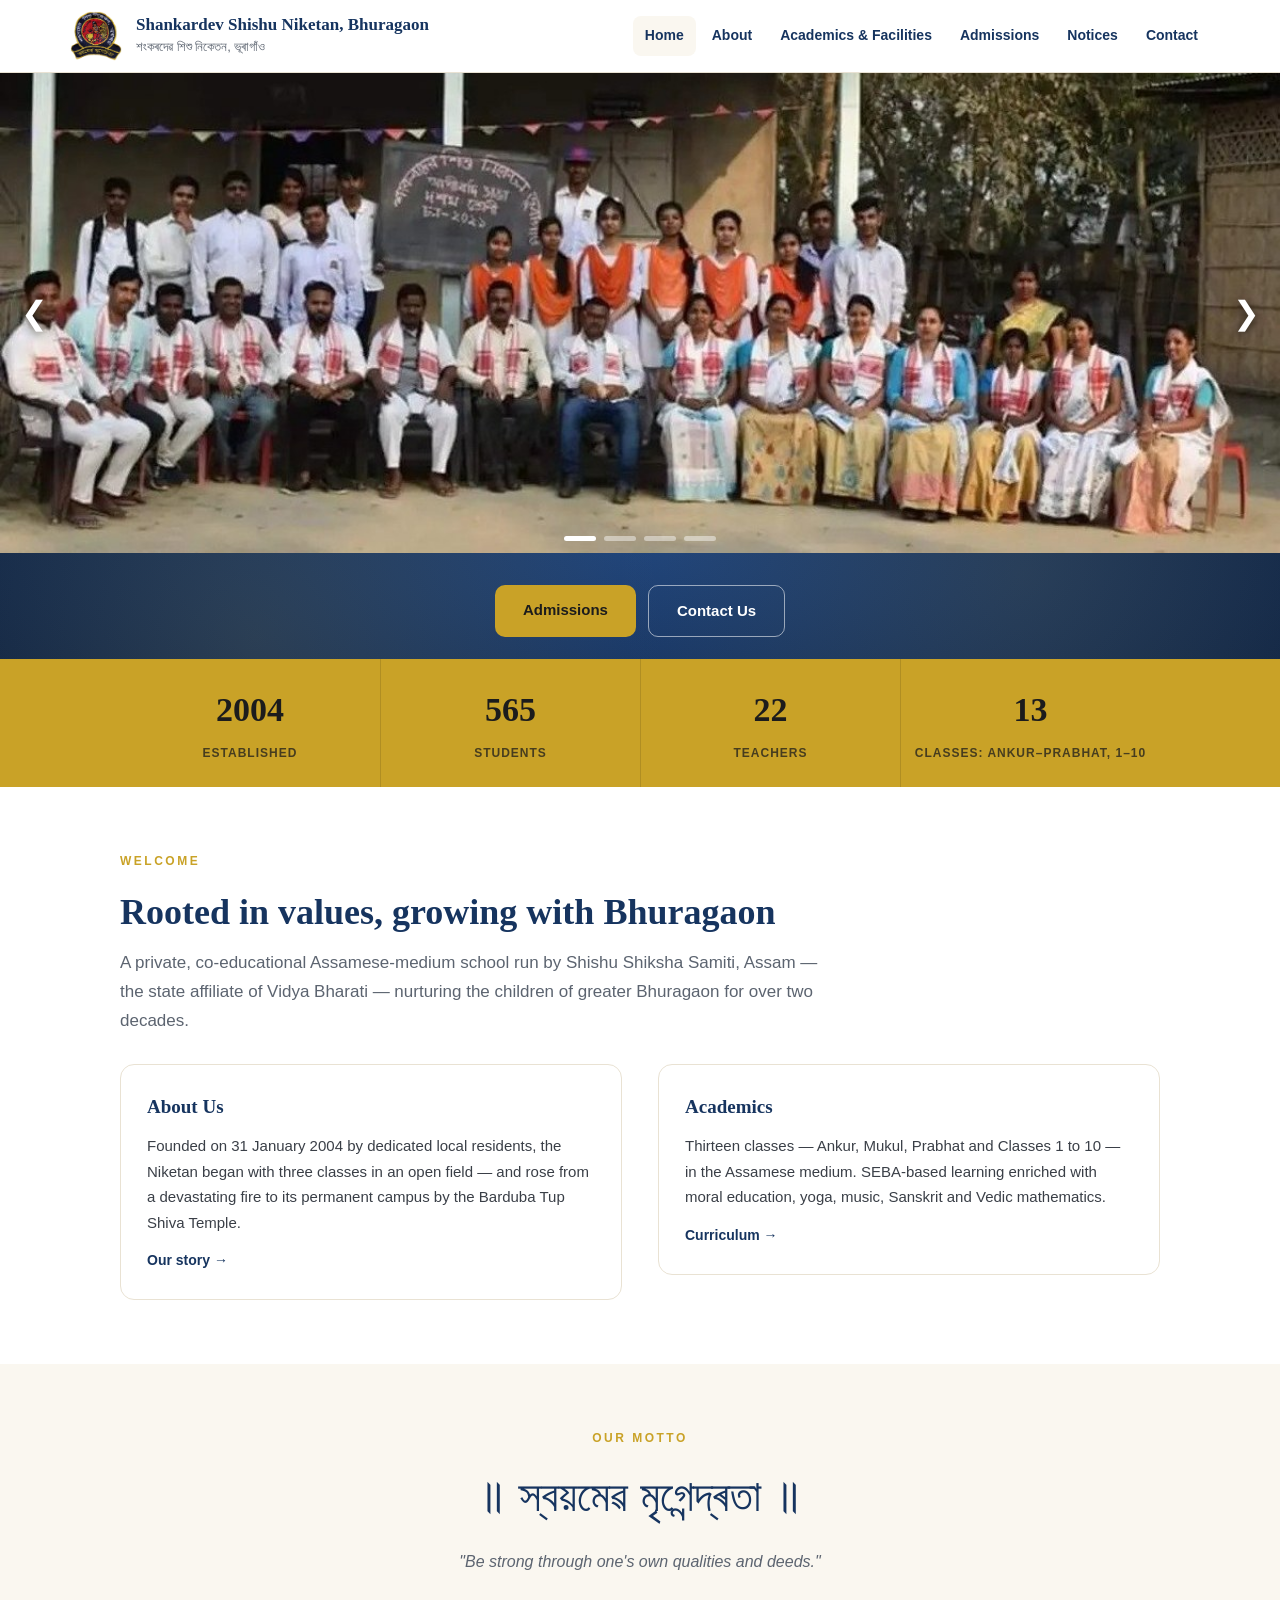
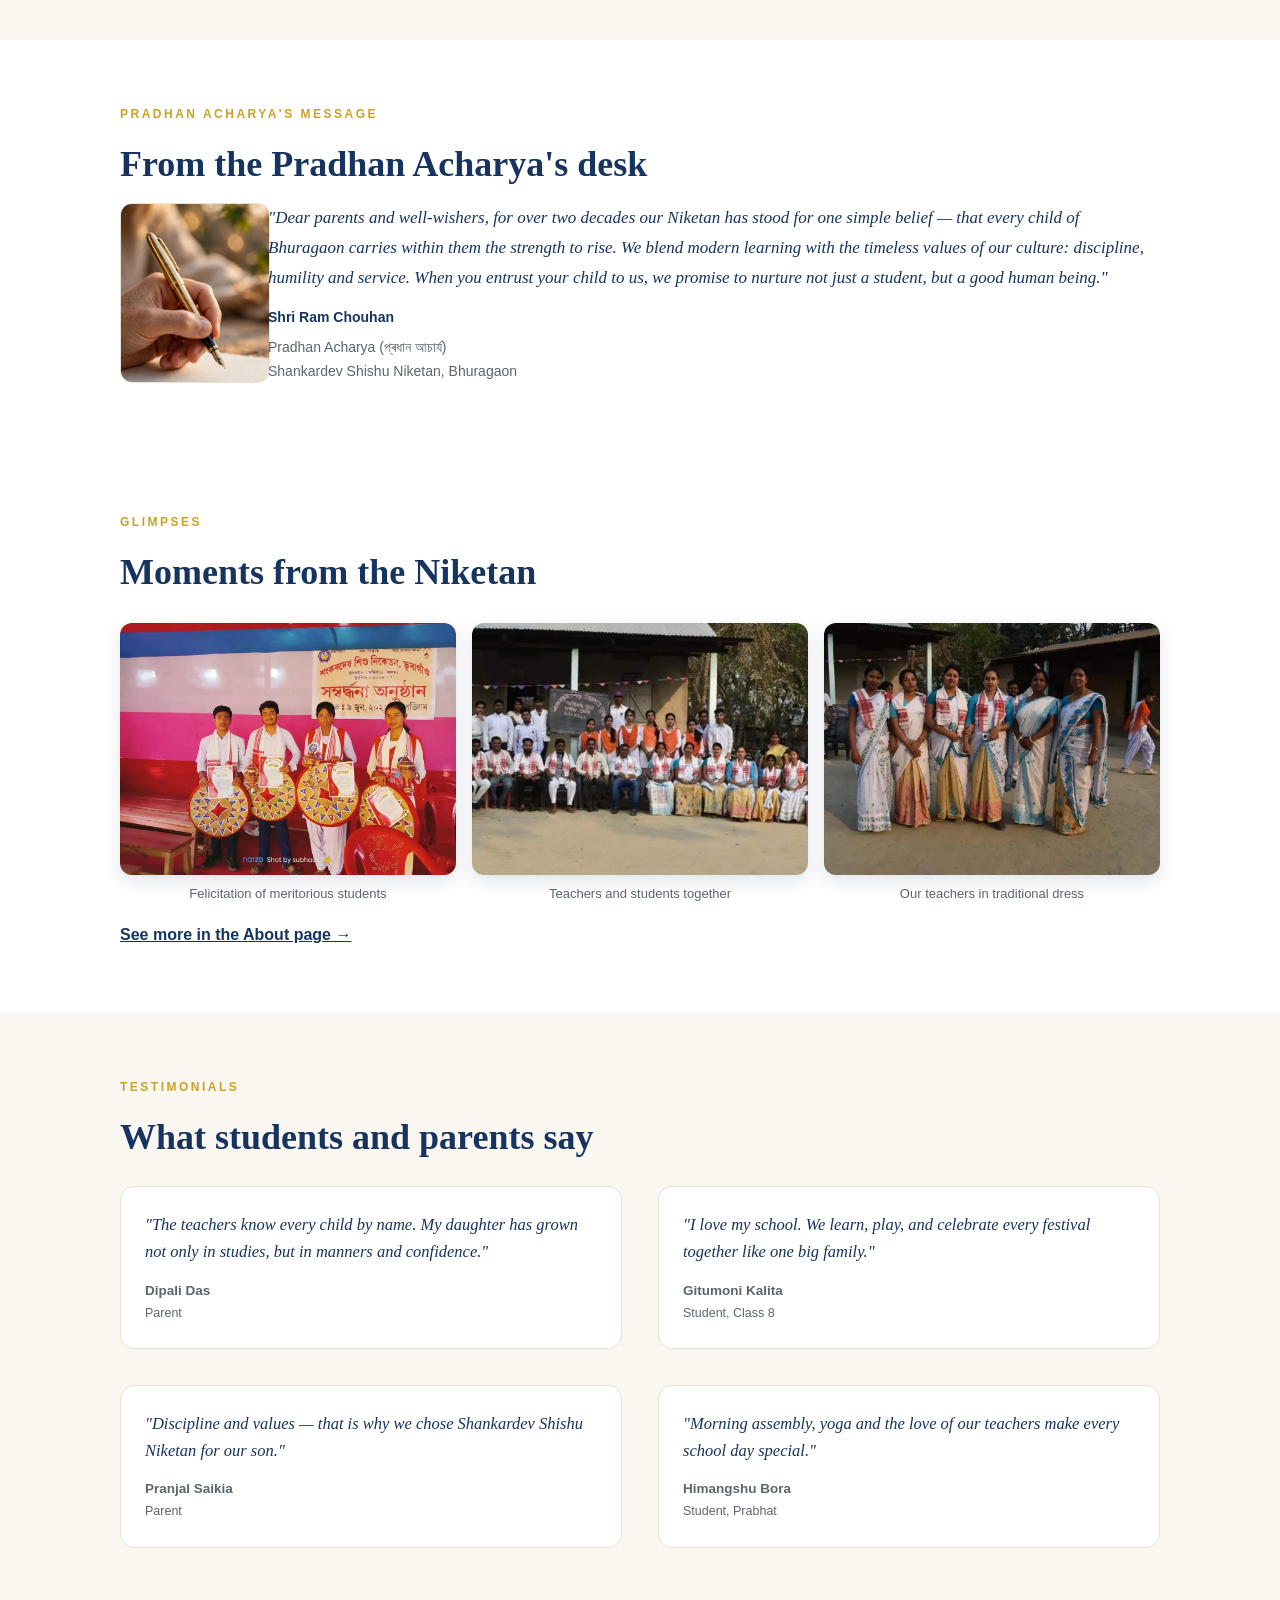
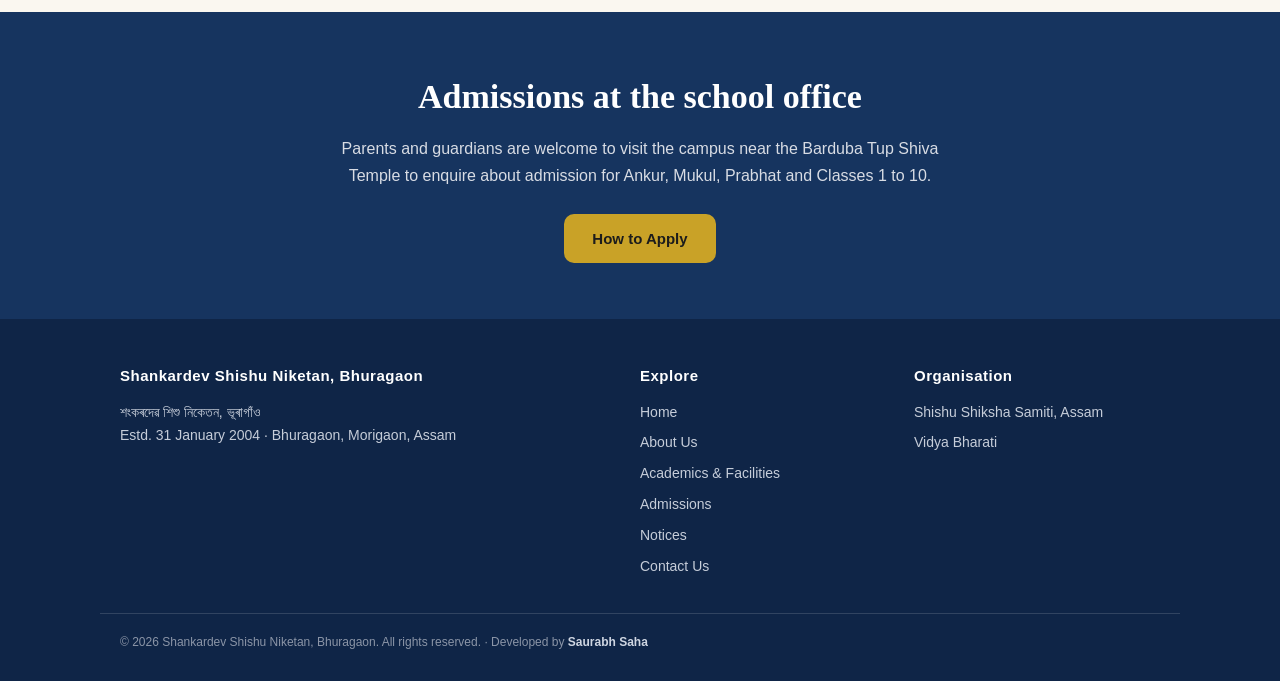
<file: index.html>
<!DOCTYPE html>
<html lang="en">
<head>
<meta charset="UTF-8">
<meta name="viewport" content="width=device-width, initial-scale=1.0">
<title>Shankardev Shishu Niketan, Bhuragaon</title>
<meta name="description" content="Shankardev Shishu Niketan, Bhuragaon — a private Assamese-medium school (Ankur, Mukul, Prabhat and Classes 1–10) run by Shishu Shiksha Samiti, Assam. Established 2004.">
<link rel="icon" href="images/logo.png">
<link rel="manifest" href="manifest.json">
<meta name="theme-color" content="#16345f">
<link rel="apple-touch-icon" href="images/icon-apple-touch.png">
<link rel="stylesheet" href="styles.css">
</head>
<body>

<header>
  <div class="hbar">
    <a class="brand" href="index.html">
      <img src="images/logo.png" alt="Shankardev Shishu Niketan emblem">
      <span class="hname">
        <span class="en">Shankardev Shishu Niketan, Bhuragaon</span>
        <span class="as">শংকৰদেৱ শিশু নিকেতন, ভূৰাগাঁও</span>
      </span>
    </a>
    <button id="menuBtn" aria-label="Menu"><span></span><span></span><span></span></button>
    <nav id="nav">
      <a href="index.html" class="active">Home</a>
      <a href="about.html">About</a>
      <a href="academics.html">Academics &amp; Facilities</a>
      <a href="admissions.html">Admissions</a>
      <a href="notices.html">Notices</a>
      <a href="contact.html">Contact</a>
    </nav>
  </div>
</header>

<div class="mcarousel" id="homeCarousel">
  <div class="mc-slides">
    <div class="mc-slide active"><img src="images/gallery-4.jpg" alt="Teachers and students group photo" draggable="false"></div>
    <div class="mc-slide"><img src="images/gallery-2.jpg" alt="Morning assembly around the flagpole" draggable="false"></div>
    <div class="mc-slide"><img src="images/gallery-8.jpg" alt="School staff and well-wishers" draggable="false"></div>
    <div class="mc-slide"><img src="images/ssnb-img3.jpg" alt="Framed devotional artwork at the school" draggable="false"></div>
  </div>
  <button class="mc-arrow mc-prev" aria-label="Previous photo">&#10094;</button>
  <button class="mc-arrow mc-next" aria-label="Next photo">&#10095;</button>
  <div class="mc-indicators"></div>
</div>

<div class="hero">
  <div class="cta">
    <a class="btn gold" href="admissions.html">Admissions</a>
    <a class="btn ghost" href="contact.html">Contact Us</a>
  </div>
</div>

<div class="stats">
  <div class="wrap">
    <div class="stat"><b>2004</b><span>Established</span></div>
    <div class="stat"><b>565</b><span>Students</span></div>
    <div class="stat"><b>22</b><span>Teachers</span></div>
    <div class="stat"><b>13</b><span>Classes: Ankur–Prabhat, 1–10</span></div>
  </div>
</div>

<section>
  <div class="wrap">
    <div class="kicker">Welcome</div>
    <h2 class="stitle">Rooted in values, growing with Bhuragaon</h2>
    <p class="lede">A private, co-educational Assamese-medium school run by Shishu Shiksha Samiti, Assam — the state affiliate of Vidya Bharati — nurturing the children of greater Bhuragaon for over two decades.</p>
    <div class="cols">
      <div class="card">
        <h3>About Us</h3>
        <p>Founded on 31 January 2004 by dedicated local residents, the Niketan began with three classes in an open field — and rose from a devastating fire to its permanent campus by the Barduba Tup Shiva Temple.</p>
        <a class="more" href="about.html">Our story →</a>
      </div>
      <div class="card">
        <h3>Academics</h3>
        <p>Thirteen classes — Ankur, Mukul, Prabhat and Classes 1 to 10 — in the Assamese medium. SEBA-based learning enriched with moral education, yoga, music, Sanskrit and Vedic mathematics.</p>
        <a class="more" href="academics.html">Curriculum →</a>
      </div>
    </div>
  </div>
</section>

<div class="motto-band">
  <div class="kicker">Our Motto</div>
  <div class="as-big"><span class="as">॥ স্বয়মেৱ মৃগেন্দ্ৰতা ॥</span></div>
  <p>"Be strong through one's own qualities and deeds."</p>
</div>

<section>
  <div class="wrap">
    <div class="kicker">Pradhan Acharya's Message</div>
    <h2 class="stitle">From the Pradhan Acharya's desk</h2>
    <div class="pmsg">
      <img class="pphoto" src="images/pen-hand.jpg" alt="A hand holding a fountain pen, poised to write">
      <div>
        <blockquote>"Dear parents and well-wishers, for over two decades our Niketan has stood for one simple belief — that every child of Bhuragaon carries within them the strength to rise. We blend modern learning with the timeless values of our culture: discipline, humility and service. When you entrust your child to us, we promise to nurture not just a student, but a good human being."</blockquote>
        <p class="psign"><b>Shri Ram Chouhan</b></p>
        <p class="psign-sub">Pradhan Acharya (প্ৰধান আচাৰ্য)<br>Shankardev Shishu Niketan, Bhuragaon</p>
      </div>
    </div>
  </div>
</section>

<section>
  <div class="wrap">
    <div class="kicker">Glimpses</div>
    <h2 class="stitle">Moments from the Niketan</h2>
    <div class="glimpses">
      <figure>
        <img src="images/gallery-3.jpg" alt="Felicitation ceremony honouring meritorious students, June 2022" loading="lazy">
        <figcaption>Felicitation of meritorious students</figcaption>
      </figure>
      <figure>
        <img src="images/gallery-4.jpg" alt="Teachers and students group photo" loading="lazy">
        <figcaption>Teachers and students together</figcaption>
      </figure>
      <figure>
        <img src="images/gallery-5.jpg" alt="Teachers of the Niketan in traditional dress" loading="lazy">
        <figcaption>Our teachers in traditional dress</figcaption>
      </figure>
    </div>
    <p style="margin-top:16px;"><a href="about.html" style="color:var(--navy);font-weight:600;">See more in the About page &rarr;</a></p>
  </div>
</section>

<section class="alt">
  <div class="wrap">
    <div class="kicker">Testimonials</div>
    <h2 class="stitle">What students and parents say</h2>
    <div class="cols" style="margin-top:18px;">
      <div class="tcard">
        <p class="tquote">"The teachers know every child by name. My daughter has grown not only in studies, but in manners and confidence."</p>
        <p class="twho">Dipali Das<span>Parent</span></p>
      </div>
      <div class="tcard">
        <p class="tquote">"I love my school. We learn, play, and celebrate every festival together like one big family."</p>
        <p class="twho">Gitumoni Kalita<span>Student, Class 8</span></p>
      </div>
      <div class="tcard">
        <p class="tquote">"Discipline and values — that is why we chose Shankardev Shishu Niketan for our son."</p>
        <p class="twho">Pranjal Saikia<span>Parent</span></p>
      </div>
      <div class="tcard">
        <p class="tquote">"Morning assembly, yoga and the love of our teachers make every school day special."</p>
        <p class="twho">Himangshu Bora<span>Student, Prabhat</span></p>
      </div>
    </div>
  </div>
</section>

<div class="cta-band">
  <h2 class="serif">Admissions at the school office</h2>
  <p>Parents and guardians are welcome to visit the campus near the Barduba Tup Shiva Temple to enquire about admission for Ankur, Mukul, Prabhat and Classes 1 to 10.</p>
  <a class="btn gold" href="admissions.html">How to Apply</a>
</div>

<footer>
  <div class="wrap">
    <div>
      <h4>Shankardev Shishu Niketan, Bhuragaon</h4>
      <p><span class="as">শংকৰদেৱ শিশু নিকেতন, ভূৰাগাঁও</span><br>
      Estd. 31 January 2004 · Bhuragaon, Morigaon, Assam</p>
    </div>
    <div>
      <h4>Explore</h4>
      <ul>
        <li><a href="index.html">Home</a></li>
        <li><a href="about.html">About Us</a></li>
        <li><a href="academics.html">Academics &amp; Facilities</a></li>
        <li><a href="admissions.html">Admissions</a></li>
        <li><a href="notices.html">Notices</a></li>
        <li><a href="contact.html">Contact Us</a></li>
      </ul>
    </div>
    <div>
      <h4>Organisation</h4>
      <ul>
        <li><a href="https://sssassam.com/" target="_blank" rel="noopener">Shishu Shiksha Samiti, Assam</a></li>
        <li><a href="https://vidyabharti.net/" target="_blank" rel="noopener">Vidya Bharati</a></li>
      </ul>
    </div>
  </div>
  <div class="fbot">
    <span>© 2026 Shankardev Shishu Niketan, Bhuragaon. All rights reserved. · Developed by <a href="https://github.com/sauravhhh" target="_blank" rel="noopener">Saurabh Saha</a></span>
  </div>
</footer>

<script>
var menuBtn=document.getElementById("menuBtn"),nav=document.getElementById("nav");
menuBtn.onclick=function(){
  menuBtn.classList.add("anim");
  var open=nav.classList.toggle("open");
  menuBtn.classList.toggle("open",open);
  if(open){
    var r=menuBtn.getBoundingClientRect();
    nav.style.setProperty("--cx",(r.left+r.width/2)+"px");
    nav.style.setProperty("--cy",(r.top+r.height/2)+"px");
    document.body.style.overflow="hidden";
  }else{document.body.style.overflow="";}
};
nav.querySelectorAll("a").forEach(function(a){a.addEventListener("click",function(){nav.classList.remove("open");menuBtn.classList.remove("open");document.body.style.overflow="";});});
/* count-up animation for the stats numbers, triggered when scrolled into view */
(function(){
  var nums=document.querySelectorAll(".stat b");
  if(!nums.length||!("IntersectionObserver" in window))return;
  var reduce=window.matchMedia&&window.matchMedia("(prefers-reduced-motion: reduce)").matches;
  function countUp(el){
    var target=parseInt(el.textContent.replace(/\D/g,""),10);
    if(isNaN(target))return;
    if(reduce){el.textContent=target;return;}
    var dur=1500,start=null;
    function tick(ts){
      if(!start)start=ts;
      var p=Math.min((ts-start)/dur,1),e=1-Math.pow(1-p,3);
      el.textContent=Math.round(target*e);
      if(p<1)requestAnimationFrame(tick);else el.textContent=target;
    }
    requestAnimationFrame(tick);
  }
  var fired=false,box=document.querySelector(".stats");
  var io=new IntersectionObserver(function(es){
    es.forEach(function(en){if(en.isIntersecting&&!fired){fired=true;nums.forEach(countUp);io.disconnect();}});
  },{threshold:0.35});
  if(box)io.observe(box);
})();
</script>
<script>
if("serviceWorker" in navigator){window.addEventListener("load",()=>navigator.serviceWorker.register("sw.js").catch(()=>{}));}
</script>
<div id="scrollProgress"></div>
<script>
(function(){
  var bar = document.getElementById('scrollProgress');
  function upd(){
    var h = document.documentElement;
    var max = h.scrollHeight - h.clientHeight;
    bar.style.width = (max > 0 ? (h.scrollTop / max) * 100 : 0) + '%';
  }
  window.addEventListener('scroll', upd, {passive:true});
  window.addEventListener('resize', upd);
  upd();
})();
</script>
<script>
(function(){
  var c = document.querySelector('.mcarousel');
  if(!c) return;
  var slides = c.querySelectorAll('.mc-slide');
  var box = c.querySelector('.mc-indicators');
  var cur = 0, timer = null, n = slides.length, sx = 0, dx = 0;
  slides.forEach(function(_, i){
    var b = document.createElement('button');
    b.className = 'mc-ind' + (i === 0 ? ' active' : '');
    b.setAttribute('aria-label', 'Go to photo ' + (i + 1));
    b.addEventListener('click', function(){ go(i); restart(); });
    box.appendChild(b);
  });
  var inds = box.querySelectorAll('.mc-ind');
  function go(i){
    slides[cur].classList.remove('active');
    inds[cur].classList.remove('active');
    cur = (i + n) % n;
    slides[cur].classList.add('active');
    inds[cur].classList.add('active');
  }
  function restart(){ clearInterval(timer); timer = setInterval(function(){ go(cur + 1); }, 5000); }
  c.querySelector('.mc-prev').addEventListener('click', function(){ go(cur - 1); restart(); });
  c.querySelector('.mc-next').addEventListener('click', function(){ go(cur + 1); restart(); });
  c.addEventListener('touchstart', function(e){ sx = e.touches[0].clientX; dx = 0; clearInterval(timer); }, {passive:true});
  c.addEventListener('touchmove', function(e){ dx = e.touches[0].clientX - sx; }, {passive:true});
  c.addEventListener('touchend', function(){ if(Math.abs(dx) > 40){ go(cur + (dx < 0 ? 1 : -1)); } restart(); });
  restart();
})();
</script>
</body>
</html>
</file>
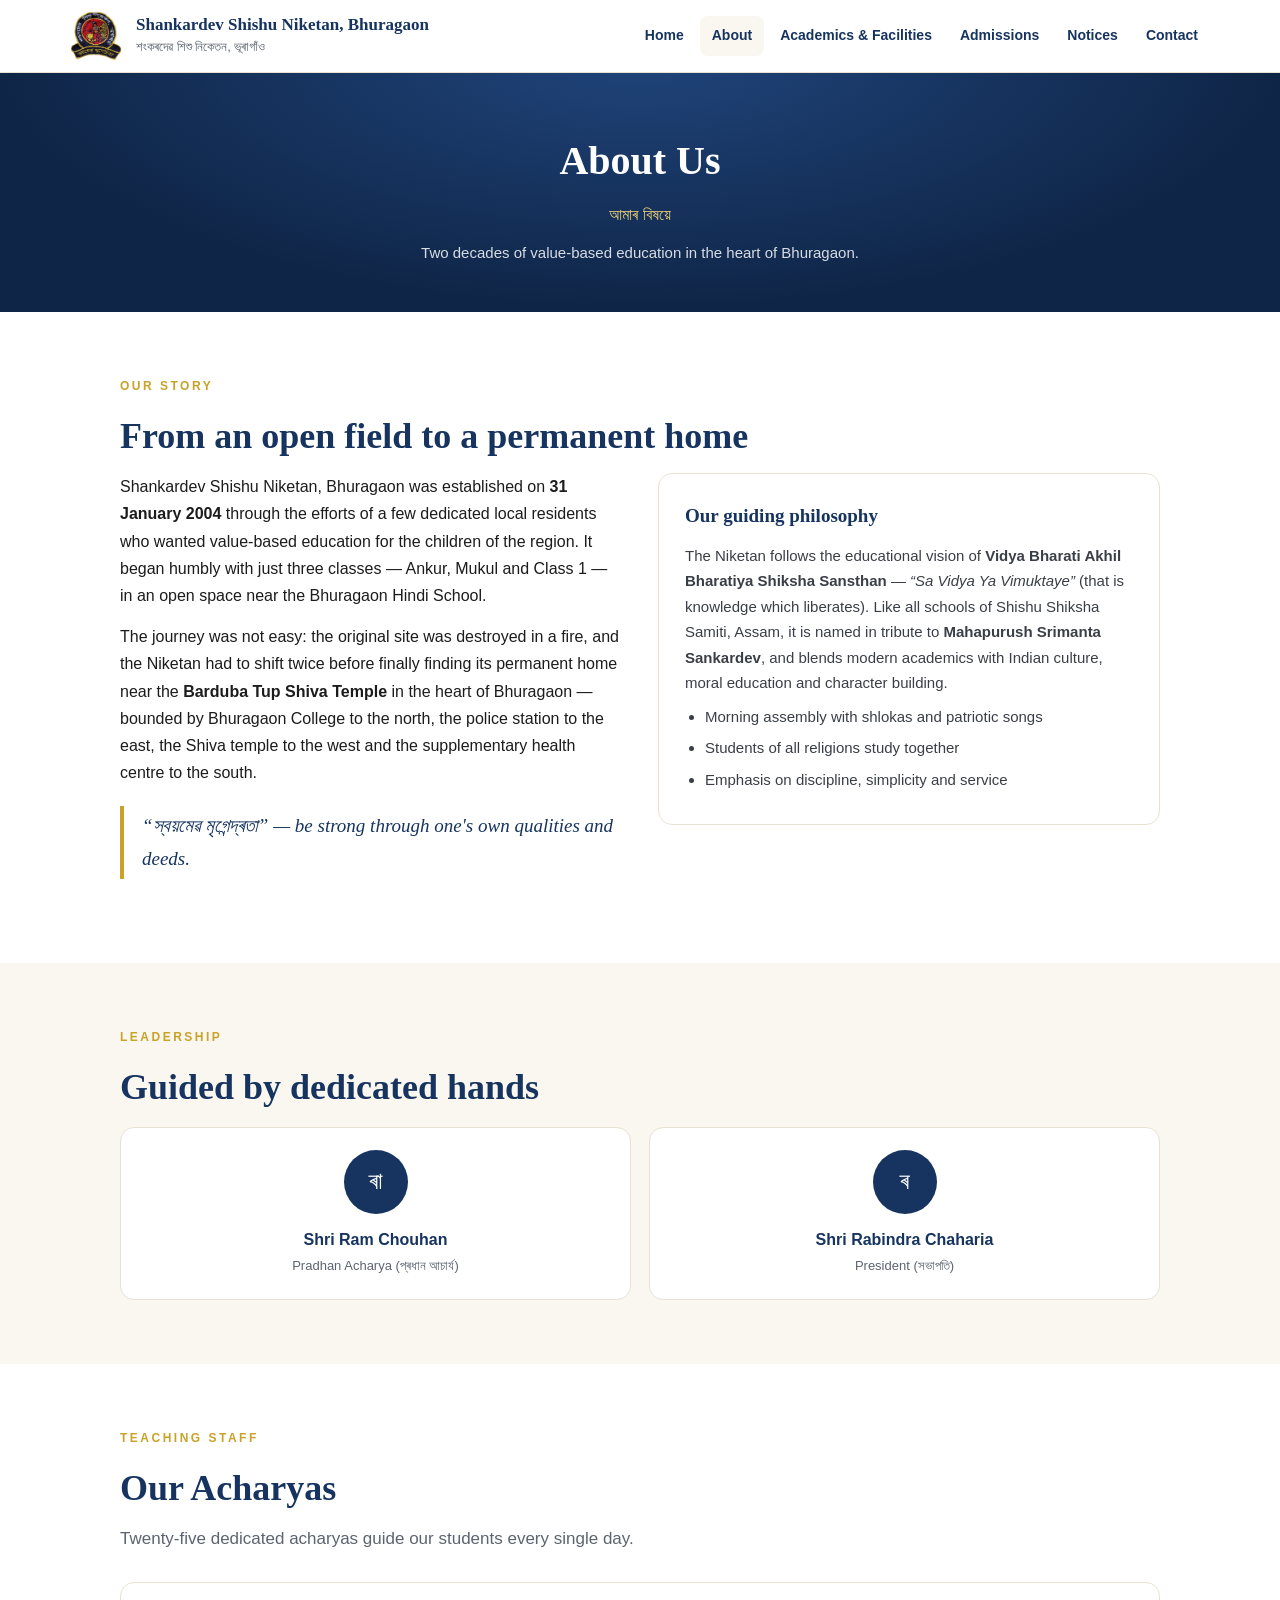
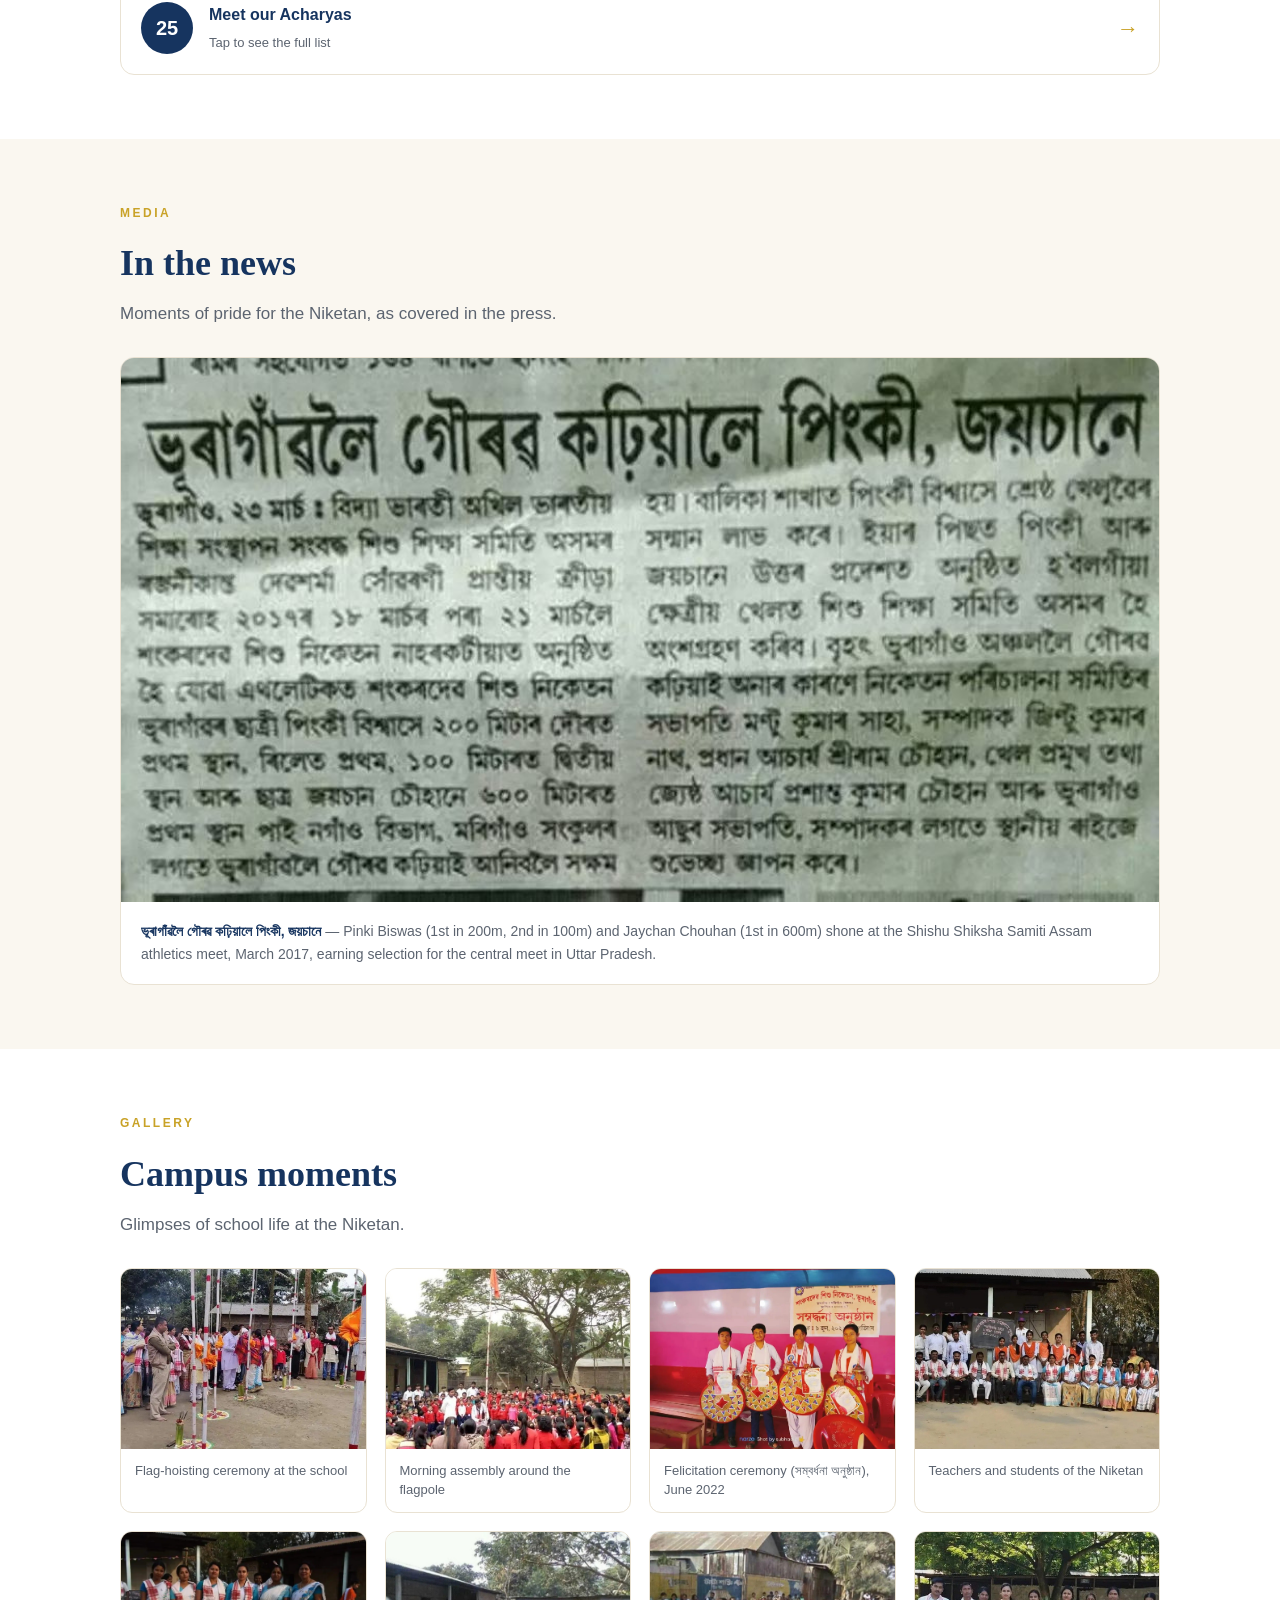
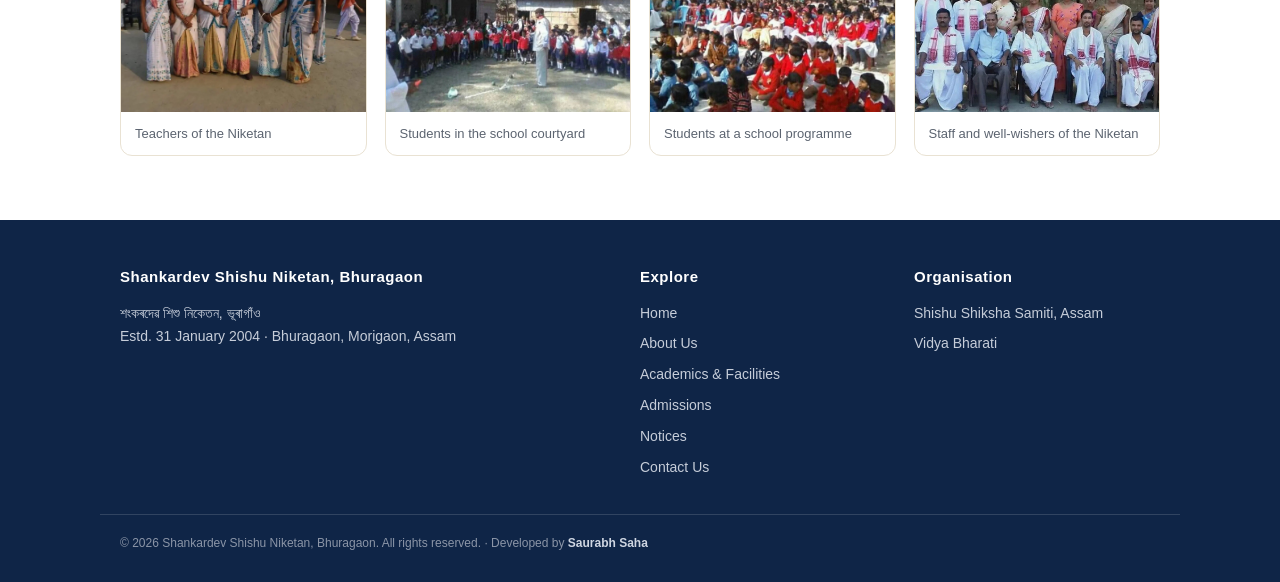
<file: about.html>
<!DOCTYPE html>
<html lang="en">
<head>
<meta charset="UTF-8">
<meta name="viewport" content="width=device-width, initial-scale=1.0">
<title>About Us — Shankardev Shishu Niketan, Bhuragaon</title>
<meta name="description" content="History and philosophy of Shankardev Shishu Niketan, Bhuragaon — established 31 January 2004, run by Shishu Shiksha Samiti, Assam.">
<link rel="icon" href="images/logo.png">
<link rel="manifest" href="manifest.json">
<meta name="theme-color" content="#16345f">
<link rel="apple-touch-icon" href="images/icon-apple-touch.png">
<link rel="stylesheet" href="styles.css">
</head>
<body>

<header>
  <div class="hbar">
    <a class="brand" href="index.html">
      <img src="images/logo.png" alt="Shankardev Shishu Niketan emblem">
      <span class="hname">
        <span class="en">Shankardev Shishu Niketan, Bhuragaon</span>
        <span class="as">শংকৰদেৱ শিশু নিকেতন, ভূৰাগাঁও</span>
      </span>
    </a>
    <button id="menuBtn" aria-label="Menu"><span></span><span></span><span></span></button>
    <nav id="nav">
      <a href="index.html">Home</a>
      <a href="about.html" class="active">About</a>
      <a href="academics.html">Academics &amp; Facilities</a>
      <a href="admissions.html">Admissions</a>
      <a href="notices.html">Notices</a>
      <a href="contact.html">Contact</a>
    </nav>
  </div>
</header>

<div class="page-hero">
  <h1>About Us</h1>
  <div class="as">আমাৰ বিষয়ে</div>
  <p class="sub">Two decades of value-based education in the heart of Bhuragaon.</p>
</div>

<section>
  <div class="wrap">
    <div class="kicker">Our Story</div>
    <h2 class="stitle">From an open field to a permanent home</h2>
    <div class="cols">
      <div>
        <p>Shankardev Shishu Niketan, Bhuragaon was established on <b>31 January 2004</b> through the efforts of a few dedicated local residents who wanted value-based education for the children of the region. It began humbly with just three classes — Ankur, Mukul and Class 1 — in an open space near the Bhuragaon Hindi School.</p>
        <p style="margin-top:14px;">The journey was not easy: the original site was destroyed in a fire, and the Niketan had to shift twice before finally finding its permanent home near the <b>Barduba Tup Shiva Temple</b> in the heart of Bhuragaon — bounded by Bhuragaon College to the north, the police station to the east, the Shiva temple to the west and the supplementary health centre to the south.</p>
        <div class="quote">“<span class="as">স্বয়মেৱ মৃগেন্দ্ৰতা</span>” — be strong through one's own qualities and deeds.</div>
      </div>
      <div class="card">
        <h3>Our guiding philosophy</h3>
        <p>The Niketan follows the educational vision of <b>Vidya Bharati Akhil Bharatiya Shiksha Sansthan</b> — <i>“Sa Vidya Ya Vimuktaye”</i> (that is knowledge which liberates). Like all schools of Shishu Shiksha Samiti, Assam, it is named in tribute to <b>Mahapurush Srimanta Sankardev</b>, and blends modern academics with Indian culture, moral education and character building.</p>
        <ul>
          <li>Morning assembly with shlokas and patriotic songs</li>
          <li>Students of all religions study together</li>
          <li>Emphasis on discipline, simplicity and service</li>
        </ul>
      </div>
    </div>
  </div>
</section>

<section class="alt">
  <div class="wrap">
    <div class="kicker">Leadership</div>
    <h2 class="stitle">Guided by dedicated hands</h2>
    <div class="people">
      <div class="person"><div class="avatar">ৰা</div><b>Shri Ram Chouhan</b><span>Pradhan Acharya (প্ৰধান আচাৰ্য)</span></div>
      <div class="person"><div class="avatar">ৰ</div><b>Shri Rabindra Chaharia</b><span>President (সভাপতি)</span></div>
    </div>
  </div>
</section>

<section>
  <div class="wrap">
    <div class="kicker">Teaching Staff</div>
    <h2 class="stitle">Our Acharyas</h2>
    <p class="lede">Twenty-five dedicated acharyas guide our students every single day.</p>
    <button class="staff-box" id="staffBox" aria-haspopup="dialog">
      <span class="staff-count">25</span>
      <span class="staff-text"><b>Meet our Acharyas</b><small>Tap to see the full list</small></span>
      <span class="warrow" aria-hidden="true">&rarr;</span>
    </button>
  </div>
</section>

<div class="modal" id="staffModal" role="dialog" aria-modal="true" aria-label="Our Acharyas" hidden>
  <div class="modal-card">
    <div class="modal-head">
      <h3>Our Acharyas <span class="as">আচাৰ্যসকল</span></h3>
      <button class="modal-x" id="staffClose" aria-label="Close">&times;</button>
    </div>
    <ol class="staff-list">
      <li>Shri Dipankar Das</li>
      <li>Shri Rupam Bora</li>
      <li>Smt. Priyanka Baruah</li>
      <li>Shri Jiten Deka</li>
      <li>Smt. Gitanjali Das</li>
      <li>Shri Manash Kalita</li>
      <li>Smt. Mamoni Saikia</li>
      <li>Shri Bhaskar Hazarika</li>
      <li>Smt. Runjun Bora</li>
      <li>Shri Partha Sarmah</li>
      <li>Smt. Parishmita Deka</li>
      <li>Shri Nayan Barman</li>
      <li>Smt. Bornali Kalita</li>
      <li>Shri Kuldeep Nath</li>
      <li>Smt. Jyotirmoyee Hazarika</li>
      <li>Shri Sanjib Medhi</li>
      <li>Smt. Chandana Sarmah</li>
      <li>Shri Diganta Talukdar</li>
      <li>Smt. Rima Barman</li>
      <li>Shri Rituraj Choudhury</li>
      <li>Smt. Karabi Nath</li>
      <li>Shri Abhijit Kakati</li>
      <li>Shri Mrinal Dutta</li>
      <li>Smt. Pallabi Phukan</li>
      <li>Shri Debajit Gogoi</li>
    </ol>
  </div>
</div>

<section class="alt">
  <div class="wrap">
    <div class="kicker">Media</div>
    <h2 class="stitle">In the news</h2>
    <p class="lede">Moments of pride for the Niketan, as covered in the press.</p>
    <div class="media-grid">
      <figure class="media-card">
        <img src="images/media-sports-2017.jpg" alt="Newspaper report: Pinki Biswas and Jaychan Chouhan bring glory to Bhuragaon" loading="lazy">
        <figcaption><b>ভূৰাগাঁৱলৈ গৌৰৱ কঢ়িয়ালে পিংকী, জয়চানে</b> — Pinki Biswas (1st in 200m, 2nd in 100m) and Jaychan Chouhan (1st in 600m) shone at the Shishu Shiksha Samiti Assam athletics meet, March 2017, earning selection for the central meet in Uttar Pradesh.</figcaption>
      </figure>
    </div>
  </div>
</section>

<section>
  <div class="wrap">
    <div class="kicker">Gallery</div>
    <h2 class="stitle">Campus moments</h2>
    <p class="lede">Glimpses of school life at the Niketan.</p>
    <div class="gallery-grid">
      <figure>
        <img src="images/gallery-1.jpg" alt="Flag-hoisting ceremony at the school" loading="lazy">
        <figcaption>Flag-hoisting ceremony at the school</figcaption>
      </figure>
      <figure>
        <img src="images/gallery-2.jpg" alt="Morning assembly around the flagpole" loading="lazy">
        <figcaption>Morning assembly around the flagpole</figcaption>
      </figure>
      <figure>
        <img src="images/gallery-3.jpg" alt="Felicitation ceremony honouring meritorious students, June 2022" loading="lazy">
        <figcaption>Felicitation ceremony (<span class="as">সম্বর্ধনা অনুষ্ঠান</span>), June 2022</figcaption>
      </figure>
      <figure>
        <img src="images/gallery-4.jpg" alt="Teachers and students group photo" loading="lazy">
        <figcaption>Teachers and students of the Niketan</figcaption>
      </figure>
      <figure>
        <img src="images/gallery-5.jpg" alt="Teachers of the Niketan in traditional dress" loading="lazy">
        <figcaption>Teachers of the Niketan</figcaption>
      </figure>
      <figure>
        <img src="images/gallery-6.jpg" alt="Students gathered in the school courtyard" loading="lazy">
        <figcaption>Students in the school courtyard</figcaption>
      </figure>
      <figure>
        <img src="images/gallery-7.jpg" alt="Students at a school programme" loading="lazy">
        <figcaption>Students at a school programme</figcaption>
      </figure>
      <figure>
        <img src="images/gallery-8.jpg" alt="School staff and well-wishers" loading="lazy">
        <figcaption>Staff and well-wishers of the Niketan</figcaption>
      </figure>
    </div>
  </div>
</section>

<footer>
  <div class="wrap">
    <div>
      <h4>Shankardev Shishu Niketan, Bhuragaon</h4>
      <p><span class="as">শংকৰদেৱ শিশু নিকেতন, ভূৰাগাঁও</span><br>
      Estd. 31 January 2004 · Bhuragaon, Morigaon, Assam</p>
    </div>
    <div>
      <h4>Explore</h4>
      <ul>
        <li><a href="index.html">Home</a></li>
        <li><a href="about.html">About Us</a></li>
        <li><a href="academics.html">Academics &amp; Facilities</a></li>
        <li><a href="admissions.html">Admissions</a></li>
        <li><a href="notices.html">Notices</a></li>
        <li><a href="contact.html">Contact Us</a></li>
      </ul>
    </div>
    <div>
      <h4>Organisation</h4>
      <ul>
        <li><a href="https://sssassam.com/" target="_blank" rel="noopener">Shishu Shiksha Samiti, Assam</a></li>
        <li><a href="https://vidyabharti.net/" target="_blank" rel="noopener">Vidya Bharati</a></li>
      </ul>
    </div>
  </div>
  <div class="fbot">
    <span>© 2026 Shankardev Shishu Niketan, Bhuragaon. All rights reserved. · Developed by <a href="https://github.com/sauravhhh" target="_blank" rel="noopener">Saurabh Saha</a></span>
  </div>
</footer>

<script>
var menuBtn=document.getElementById("menuBtn"),nav=document.getElementById("nav");
menuBtn.onclick=function(){
  menuBtn.classList.add("anim");
  var open=nav.classList.toggle("open");
  menuBtn.classList.toggle("open",open);
  if(open){
    var r=menuBtn.getBoundingClientRect();
    nav.style.setProperty("--cx",(r.left+r.width/2)+"px");
    nav.style.setProperty("--cy",(r.top+r.height/2)+"px");
    document.body.style.overflow="hidden";
  }else{document.body.style.overflow="";}
};
nav.querySelectorAll("a").forEach(function(a){a.addEventListener("click",function(){nav.classList.remove("open");menuBtn.classList.remove("open");document.body.style.overflow="";});});
</script>
<script>
if("serviceWorker" in navigator){window.addEventListener("load",()=>navigator.serviceWorker.register("sw.js").catch(()=>{}));}
</script>
<div id="scrollProgress"></div>
<script>
(function(){
  var bar = document.getElementById('scrollProgress');
  function upd(){
    var h = document.documentElement;
    var max = h.scrollHeight - h.clientHeight;
    bar.style.width = (max > 0 ? (h.scrollTop / max) * 100 : 0) + '%';
  }
  window.addEventListener('scroll', upd, {passive:true});
  window.addEventListener('resize', upd);
  upd();
})();
</script>
<script>
(function(){
  var box = document.getElementById('staffBox');
  if(!box) return;
  var modal = document.getElementById('staffModal');
  var x = document.getElementById('staffClose');
  function open(){ modal.hidden = false; document.body.style.overflow = 'hidden'; x.focus(); }
  function close(){ modal.hidden = true; document.body.style.overflow = ''; box.focus(); }
  box.addEventListener('click', open);
  x.addEventListener('click', close);
  modal.addEventListener('click', function(e){ if(e.target === modal) close(); });
  document.addEventListener('keydown', function(e){ if(e.key === 'Escape' && !modal.hidden) close(); });
})();
</script>
</body>
</html>
</file>
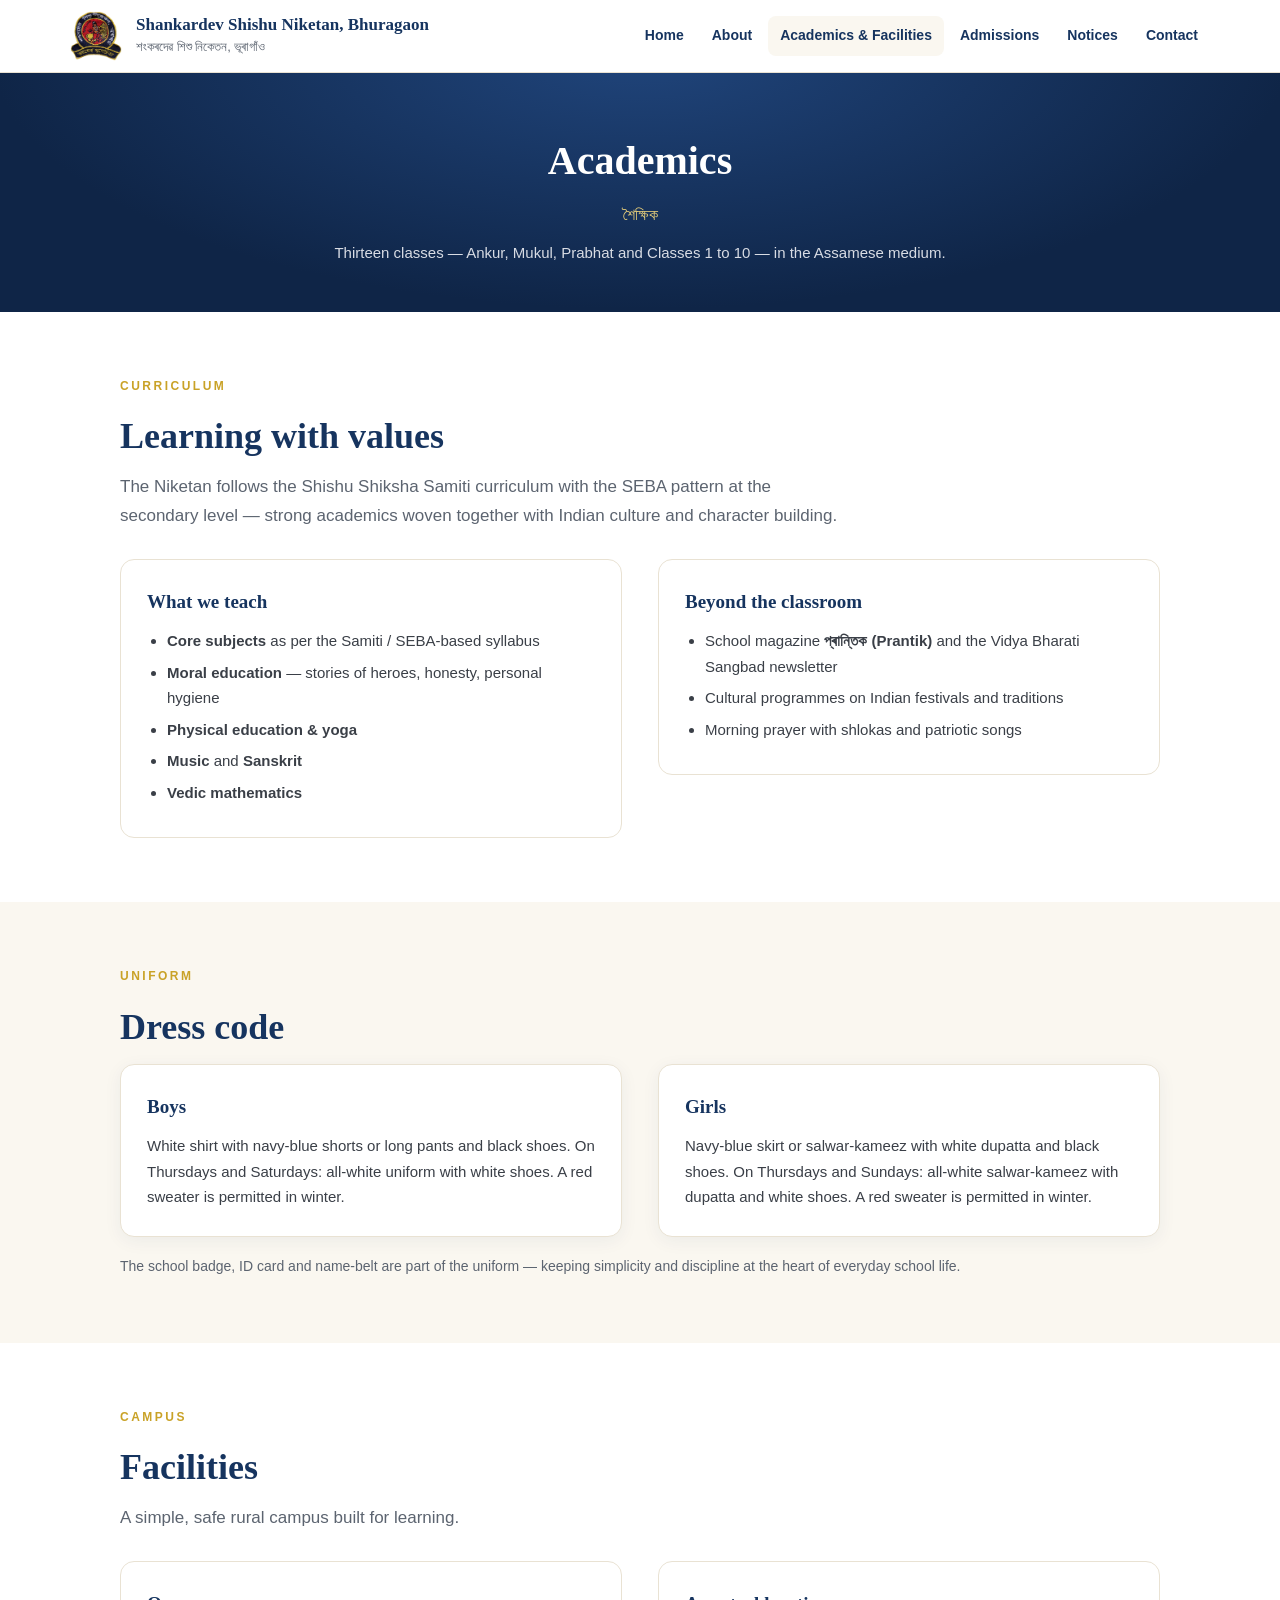
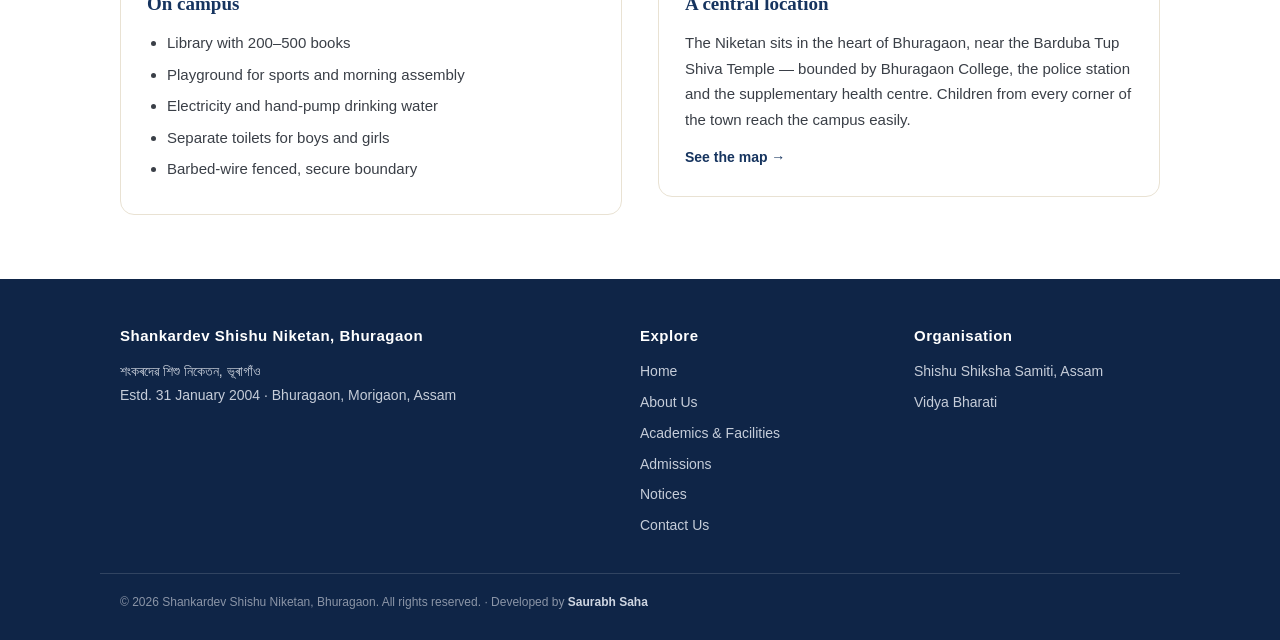
<file: academics.html>
<!DOCTYPE html>
<html lang="en">
<head>
<meta charset="UTF-8">
<meta name="viewport" content="width=device-width, initial-scale=1.0">
<title>Academics — Shankardev Shishu Niketan, Bhuragaon</title>
<meta name="description" content="Academics and campus facilities at Shankardev Shishu Niketan, Bhuragaon — Ankur, Mukul, Prabhat and Classes 1–10, Assamese medium, SEBA-based curriculum, library, playground and safe rural campus.">
<link rel="icon" href="images/logo.png">
<link rel="manifest" href="manifest.json">
<meta name="theme-color" content="#16345f">
<link rel="apple-touch-icon" href="images/icon-apple-touch.png">
<link rel="stylesheet" href="styles.css">
</head>
<body>

<header>
  <div class="hbar">
    <a class="brand" href="index.html">
      <img src="images/logo.png" alt="Shankardev Shishu Niketan emblem">
      <span class="hname">
        <span class="en">Shankardev Shishu Niketan, Bhuragaon</span>
        <span class="as">শংকৰদেৱ শিশু নিকেতন, ভূৰাগাঁও</span>
      </span>
    </a>
    <button id="menuBtn" aria-label="Menu"><span></span><span></span><span></span></button>
    <nav id="nav">
      <a href="index.html">Home</a>
      <a href="about.html">About</a>
      <a href="academics.html" class="active">Academics &amp; Facilities</a>
      <a href="admissions.html">Admissions</a>
      <a href="notices.html">Notices</a>
      <a href="contact.html">Contact</a>
    </nav>
  </div>
</header>

<div class="page-hero">
  <h1>Academics</h1>
  <div class="as">শৈক্ষিক</div>
  <p class="sub">Thirteen classes — Ankur, Mukul, Prabhat and Classes 1 to 10 — in the Assamese medium.</p>
</div>

<section>
  <div class="wrap">
    <div class="kicker">Curriculum</div>
    <h2 class="stitle">Learning with values</h2>
    <p class="lede">The Niketan follows the Shishu Shiksha Samiti curriculum with the SEBA pattern at the secondary level — strong academics woven together with Indian culture and character building.</p>
    <div class="cols">
      <div class="card">
        <h3>What we teach</h3>
        <ul>
          <li><b>Core subjects</b> as per the Samiti / SEBA-based syllabus</li>
          <li><b>Moral education</b> — stories of heroes, honesty, personal hygiene</li>
          <li><b>Physical education &amp; yoga</b></li>
          <li><b>Music</b> and <b>Sanskrit</b></li>
          <li><b>Vedic mathematics</b></li>
        </ul>
      </div>
      <div class="card">
        <h3>Beyond the classroom</h3>
        <ul>
          <li>School magazine <b><span class="as">প্ৰান্তিক</span> (Prantik)</b> and the Vidya Bharati Sangbad newsletter</li>
          <li>Cultural programmes on Indian festivals and traditions</li>
          <li>Morning prayer with shlokas and patriotic songs</li>
        </ul>
      </div>
    </div>
  </div>
</section>

<section class="alt">
  <div class="wrap">
    <div class="kicker">Uniform</div>
    <h2 class="stitle">Dress code</h2>
    <div class="cols">
      <div class="card">
        <h3>Boys</h3>
        <p>White shirt with navy-blue shorts or long pants and black shoes. On Thursdays and Saturdays: all-white uniform with white shoes. A red sweater is permitted in winter.</p>
      </div>
      <div class="card">
        <h3>Girls</h3>
        <p>Navy-blue skirt or salwar-kameez with white dupatta and black shoes. On Thursdays and Sundays: all-white salwar-kameez with dupatta and white shoes. A red sweater is permitted in winter.</p>
      </div>
    </div>
    <p style="margin-top:18px;color:var(--muted);font-size:14px;">The school badge, ID card and name-belt are part of the uniform — keeping simplicity and discipline at the heart of everyday school life.</p>
  </div>
</section>

<section>
  <div class="wrap">
    <div class="kicker">Campus</div>
    <h2 class="stitle">Facilities</h2>
    <p class="lede">A simple, safe rural campus built for learning.</p>
    <div class="cols">
      <div class="card">
        <h3>On campus</h3>
        <ul>
          <li>Library with 200–500 books</li>
          <li>Playground for sports and morning assembly</li>
          <li>Electricity and hand-pump drinking water</li>
          <li>Separate toilets for boys and girls</li>
          <li>Barbed-wire fenced, secure boundary</li>
        </ul>
      </div>
      <div class="card">
        <h3>A central location</h3>
        <p>The Niketan sits in the heart of Bhuragaon, near the Barduba Tup Shiva Temple — bounded by Bhuragaon College, the police station and the supplementary health centre. Children from every corner of the town reach the campus easily.</p>
        <a class="more" href="contact.html">See the map →</a>
      </div>
    </div>
  </div>
</section>

<footer>
  <div class="wrap">
    <div>
      <h4>Shankardev Shishu Niketan, Bhuragaon</h4>
      <p><span class="as">শংকৰদেৱ শিশু নিকেতন, ভূৰাগাঁও</span><br>
      Estd. 31 January 2004 · Bhuragaon, Morigaon, Assam</p>
    </div>
    <div>
      <h4>Explore</h4>
      <ul>
        <li><a href="index.html">Home</a></li>
        <li><a href="about.html">About Us</a></li>
        <li><a href="academics.html">Academics &amp; Facilities</a></li>
        <li><a href="admissions.html">Admissions</a></li>
        <li><a href="notices.html">Notices</a></li>
        <li><a href="contact.html">Contact Us</a></li>
      </ul>
    </div>
    <div>
      <h4>Organisation</h4>
      <ul>
        <li><a href="https://sssassam.com/" target="_blank" rel="noopener">Shishu Shiksha Samiti, Assam</a></li>
        <li><a href="https://vidyabharti.net/" target="_blank" rel="noopener">Vidya Bharati</a></li>
      </ul>
    </div>
  </div>
  <div class="fbot">
    <span>© 2026 Shankardev Shishu Niketan, Bhuragaon. All rights reserved. · Developed by <a href="https://github.com/sauravhhh" target="_blank" rel="noopener">Saurabh Saha</a></span>
  </div>
</footer>

<script>
var menuBtn=document.getElementById("menuBtn"),nav=document.getElementById("nav");
menuBtn.onclick=function(){
  menuBtn.classList.add("anim");
  var open=nav.classList.toggle("open");
  menuBtn.classList.toggle("open",open);
  if(open){
    var r=menuBtn.getBoundingClientRect();
    nav.style.setProperty("--cx",(r.left+r.width/2)+"px");
    nav.style.setProperty("--cy",(r.top+r.height/2)+"px");
    document.body.style.overflow="hidden";
  }else{document.body.style.overflow="";}
};
nav.querySelectorAll("a").forEach(function(a){a.addEventListener("click",function(){nav.classList.remove("open");menuBtn.classList.remove("open");document.body.style.overflow="";});});
</script>
<script>
if("serviceWorker" in navigator){window.addEventListener("load",()=>navigator.serviceWorker.register("sw.js").catch(()=>{}));}
</script>
<div id="scrollProgress"></div>
<script>
(function(){
  var bar = document.getElementById('scrollProgress');
  function upd(){
    var h = document.documentElement;
    var max = h.scrollHeight - h.clientHeight;
    bar.style.width = (max > 0 ? (h.scrollTop / max) * 100 : 0) + '%';
  }
  window.addEventListener('scroll', upd, {passive:true});
  window.addEventListener('resize', upd);
  upd();
})();
</script>
</body>
</html>
</file>
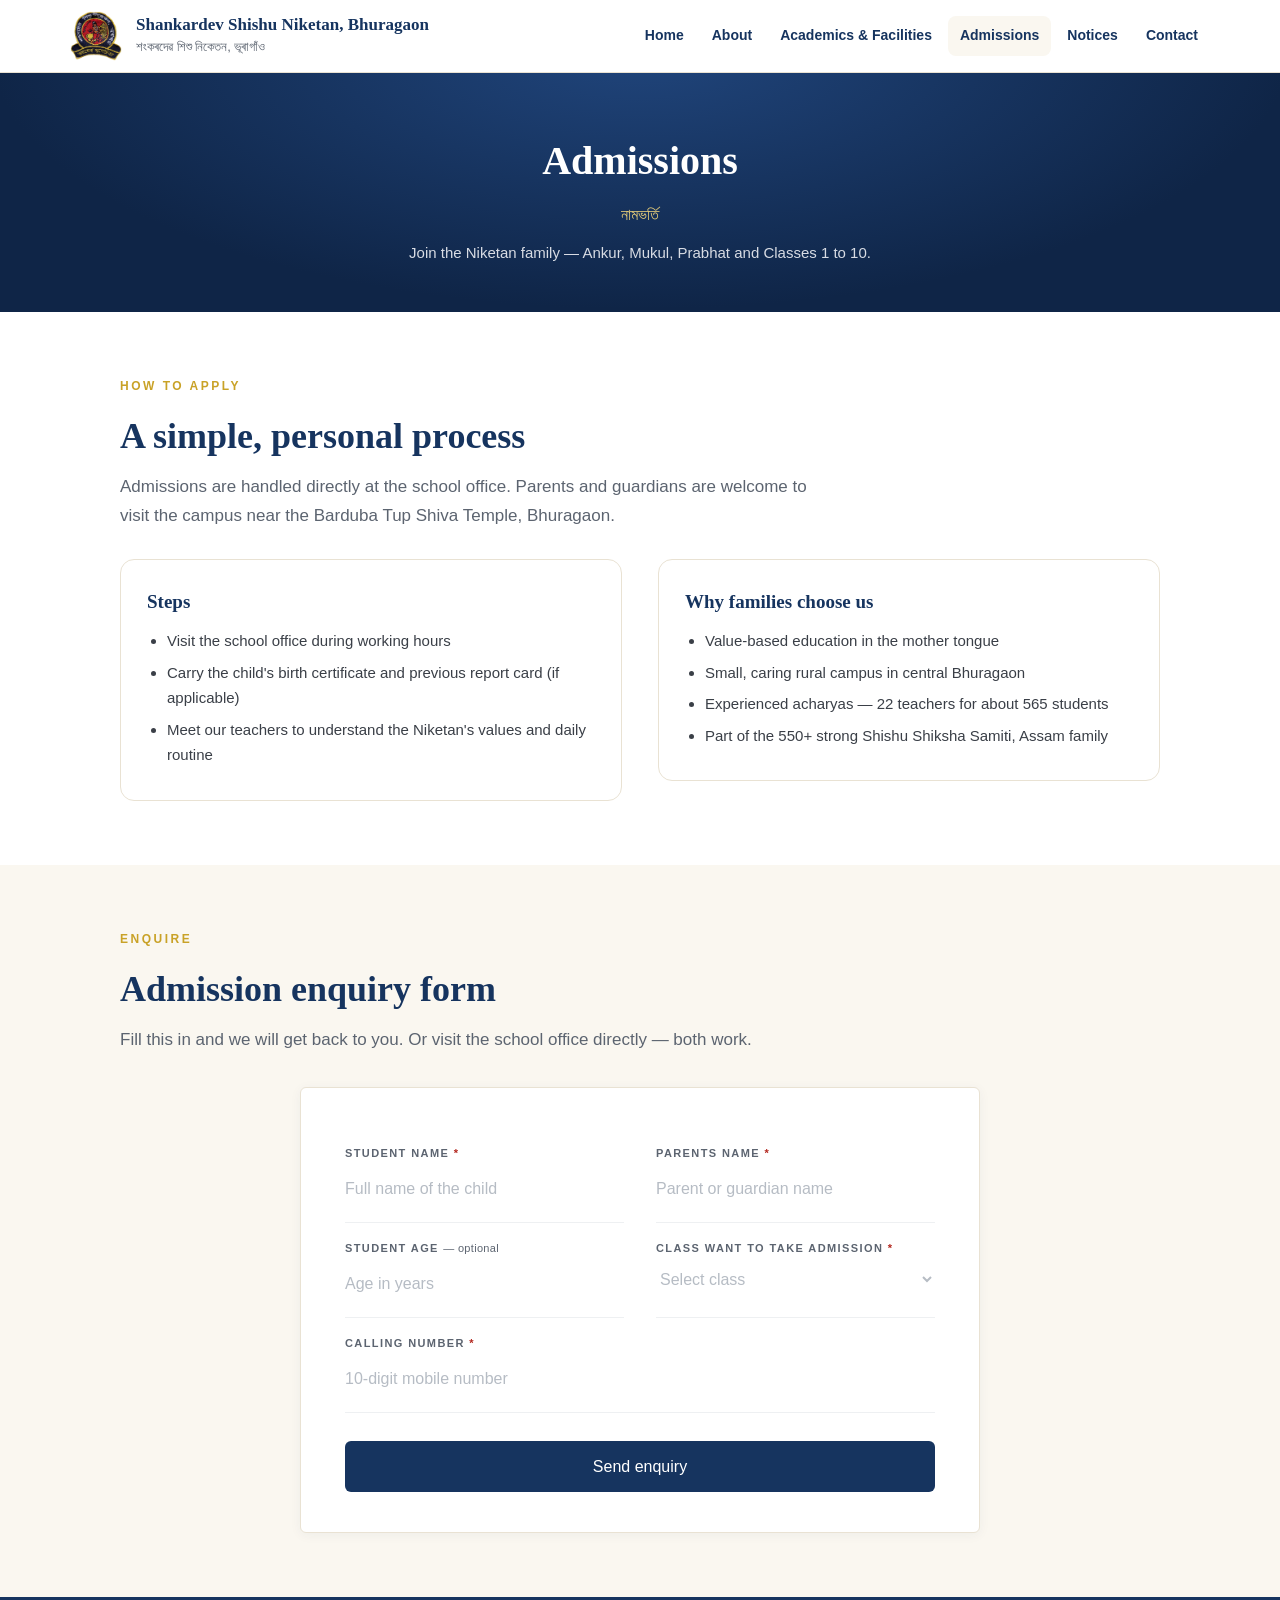
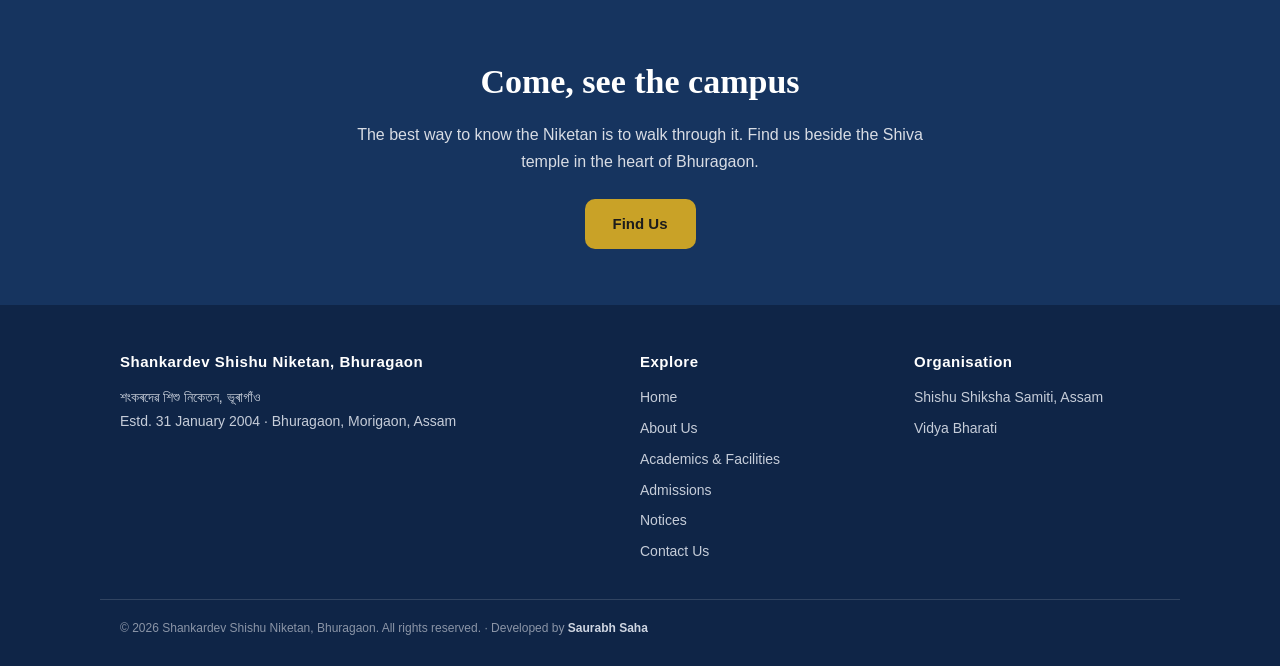
<file: admissions.html>
<!DOCTYPE html>
<html lang="en">
<head>
<meta charset="UTF-8">
<meta name="viewport" content="width=device-width, initial-scale=1.0">
<title>Admissions — Shankardev Shishu Niketan, Bhuragaon</title>
<meta name="description" content="Admissions at Shankardev Shishu Niketan, Bhuragaon — visit the school office near Barduba Tup Shiva Temple for admission to Ankur, Mukul, Prabhat and Classes 1–10.">
<link rel="icon" href="images/logo.png">
<link rel="manifest" href="manifest.json">
<meta name="theme-color" content="#16345f">
<link rel="apple-touch-icon" href="images/icon-apple-touch.png">
<link rel="stylesheet" href="styles.css">
</head>
<body>

<header>
  <div class="hbar">
    <a class="brand" href="index.html">
      <img src="images/logo.png" alt="Shankardev Shishu Niketan emblem">
      <span class="hname">
        <span class="en">Shankardev Shishu Niketan, Bhuragaon</span>
        <span class="as">শংকৰদেৱ শিশু নিকেতন, ভূৰাগাঁও</span>
      </span>
    </a>
    <button id="menuBtn" aria-label="Menu"><span></span><span></span><span></span></button>
    <nav id="nav">
      <a href="index.html">Home</a>
      <a href="about.html">About</a>
      <a href="academics.html">Academics &amp; Facilities</a>
      <a href="admissions.html" class="active">Admissions</a>
      <a href="notices.html">Notices</a>
      <a href="contact.html">Contact</a>
    </nav>
  </div>
</header>

<div class="page-hero">
  <h1>Admissions</h1>
  <div class="as">নামভৰ্তি</div>
  <p class="sub">Join the Niketan family — Ankur, Mukul, Prabhat and Classes 1 to 10.</p>
</div>

<section>
  <div class="wrap">
    <div class="kicker">How to Apply</div>
    <h2 class="stitle">A simple, personal process</h2>
    <p class="lede">Admissions are handled directly at the school office. Parents and guardians are welcome to visit the campus near the Barduba Tup Shiva Temple, Bhuragaon.</p>
    <div class="cols">
      <div class="card">
        <h3>Steps</h3>
        <ul>
          <li>Visit the school office during working hours</li>
          <li>Carry the child's birth certificate and previous report card (if applicable)</li>
          <li>Meet our teachers to understand the Niketan's values and daily routine</li>
        </ul>
      </div>
      <div class="card">
        <h3>Why families choose us</h3>
        <ul>
          <li>Value-based education in the mother tongue</li>
          <li>Small, caring rural campus in central Bhuragaon</li>
          <li>Experienced acharyas — 22 teachers for about 565 students</li>
          <li>Part of the 550+ strong Shishu Shiksha Samiti, Assam family</li>
        </ul>
      </div>
    </div>
  </div>
</section>

<section class="alt">
  <div class="wrap">
    <div class="kicker">Enquire</div>
    <h2 class="stitle">Admission enquiry form</h2>
    <p class="lede">Fill this in and we will get back to you. Or visit the school office directly — both work.</p>
    <form class="adm-form" id="admForm" novalidate>
      <input type="hidden" name="access_key" value="dd136e0b-9b10-48d4-91e5-6a4aa4598625">
      <input type="hidden" name="subject" value="New admission enquiry — SSN Bhuragaon website">
      <input type="hidden" name="from_name" value="SSN Bhuragaon Website">
      <input type="checkbox" name="botcheck" class="hp" tabindex="-1" autocomplete="off">
      <div class="frow">
        <div class="field">
          <label for="sname">Student Name <span class="req">*</span></label>
          <input id="sname" name="student_name" type="text" required autocomplete="off" placeholder="Full name of the child">
        </div>
        <div class="field">
          <label for="pname">Parents Name <span class="req">*</span></label>
          <input id="pname" name="parent_name" type="text" required autocomplete="off" placeholder="Parent or guardian name">
        </div>
      </div>
      <div class="frow">
        <div class="field">
          <label for="sage">Student Age <span style="font-weight:400;letter-spacing:.3px;text-transform:none">— optional</span></label>
          <input id="sage" name="student_age" type="number" min="2" max="20" autocomplete="off" placeholder="Age in years">
        </div>
        <div class="field">
          <label for="cls">Class Want to Take Admission <span class="req">*</span></label>
          <select id="cls" name="class_applying" required>
            <option value="" disabled selected>Select class</option>
            <option>Ankur</option><option>Mukul</option><option>Prabhat</option>
            <option>Class 1</option><option>Class 2</option><option>Class 3</option>
            <option>Class 4</option><option>Class 5</option><option>Class 6</option>
            <option>Class 7</option><option>Class 8</option><option>Class 9</option>
            <option>Class 10</option>
          </select>
        </div>
      </div>
      <div class="frow full">
        <div class="field">
          <label for="phone">Calling Number <span class="req">*</span></label>
          <input id="phone" name="phone" type="tel" required autocomplete="off" placeholder="10-digit mobile number" pattern="[0-9+ ]{10,15}">
        </div>
      </div>
      <button type="submit" class="btn navy" id="admBtn">Send enquiry</button>
      <div class="fmsg" id="admMsg" role="status"></div>
    </form>
  </div>
</section>

<script>
(function(){
  var form=document.getElementById("admForm");
  if(!form) return;
  var btn=document.getElementById("admBtn"), msg=document.getElementById("admMsg");
  function show(text,ok){
    msg.textContent=text;
    msg.className="fmsg "+(ok?"ok":"err");
  }
  form.addEventListener("submit",function(e){
    e.preventDefault();
    if(!form.checkValidity()){ form.reportValidity(); return; }
    var key=form.querySelector('input[name="access_key"]').value;
    if(!key||key.indexOf("PASTE_YOUR")===0){
      show("The form is not connected yet. The school needs to add its Web3Forms key.",false);
      return;
    }
    btn.disabled=true; btn.textContent="Sending…"; msg.className="fmsg";
    fetch("https://api.web3forms.com/submit",{
      method:"POST",
      body:new FormData(form)
    }).then(function(r){ return r.json(); }).then(function(j){
      if(j.success){
        show("Enquiry sent successfully. Our admission adviser will contact you shortly.",true);
        form.reset();
      }else{
        show("Something went wrong. Please try again or visit the school office.",false);
      }
    }).catch(function(){
      show("Could not send. Please check your connection and try again.",false);
    }).finally(function(){
      btn.disabled=false; btn.textContent="Send enquiry";
    });
  });
})();
</script>

<div class="cta-band">
  <h2 class="serif">Come, see the campus</h2>
  <p>The best way to know the Niketan is to walk through it. Find us beside the Shiva temple in the heart of Bhuragaon.</p>
  <a class="btn gold" href="contact.html">Find Us</a>
</div>

<footer>
  <div class="wrap">
    <div>
      <h4>Shankardev Shishu Niketan, Bhuragaon</h4>
      <p><span class="as">শংকৰদেৱ শিশু নিকেতন, ভূৰাগাঁও</span><br>
      Estd. 31 January 2004 · Bhuragaon, Morigaon, Assam</p>
    </div>
    <div>
      <h4>Explore</h4>
      <ul>
        <li><a href="index.html">Home</a></li>
        <li><a href="about.html">About Us</a></li>
        <li><a href="academics.html">Academics &amp; Facilities</a></li>
        <li><a href="admissions.html">Admissions</a></li>
        <li><a href="notices.html">Notices</a></li>
        <li><a href="contact.html">Contact Us</a></li>
      </ul>
    </div>
    <div>
      <h4>Organisation</h4>
      <ul>
        <li><a href="https://sssassam.com/" target="_blank" rel="noopener">Shishu Shiksha Samiti, Assam</a></li>
        <li><a href="https://vidyabharti.net/" target="_blank" rel="noopener">Vidya Bharati</a></li>
      </ul>
    </div>
  </div>
  <div class="fbot">
    <span>© 2026 Shankardev Shishu Niketan, Bhuragaon. All rights reserved. · Developed by <a href="https://github.com/sauravhhh" target="_blank" rel="noopener">Saurabh Saha</a></span>
  </div>
</footer>

<script>
var menuBtn=document.getElementById("menuBtn"),nav=document.getElementById("nav");
menuBtn.onclick=function(){
  menuBtn.classList.add("anim");
  var open=nav.classList.toggle("open");
  menuBtn.classList.toggle("open",open);
  if(open){
    var r=menuBtn.getBoundingClientRect();
    nav.style.setProperty("--cx",(r.left+r.width/2)+"px");
    nav.style.setProperty("--cy",(r.top+r.height/2)+"px");
    document.body.style.overflow="hidden";
  }else{document.body.style.overflow="";}
};
nav.querySelectorAll("a").forEach(function(a){a.addEventListener("click",function(){nav.classList.remove("open");menuBtn.classList.remove("open");document.body.style.overflow="";});});
</script>
<script>
if("serviceWorker" in navigator){window.addEventListener("load",()=>navigator.serviceWorker.register("sw.js").catch(()=>{}));}
</script>
<div id="scrollProgress"></div>
<script>
(function(){
  var bar = document.getElementById('scrollProgress');
  function upd(){
    var h = document.documentElement;
    var max = h.scrollHeight - h.clientHeight;
    bar.style.width = (max > 0 ? (h.scrollTop / max) * 100 : 0) + '%';
  }
  window.addEventListener('scroll', upd, {passive:true});
  window.addEventListener('resize', upd);
  upd();
})();
</script>
</body>
</html>
</file>
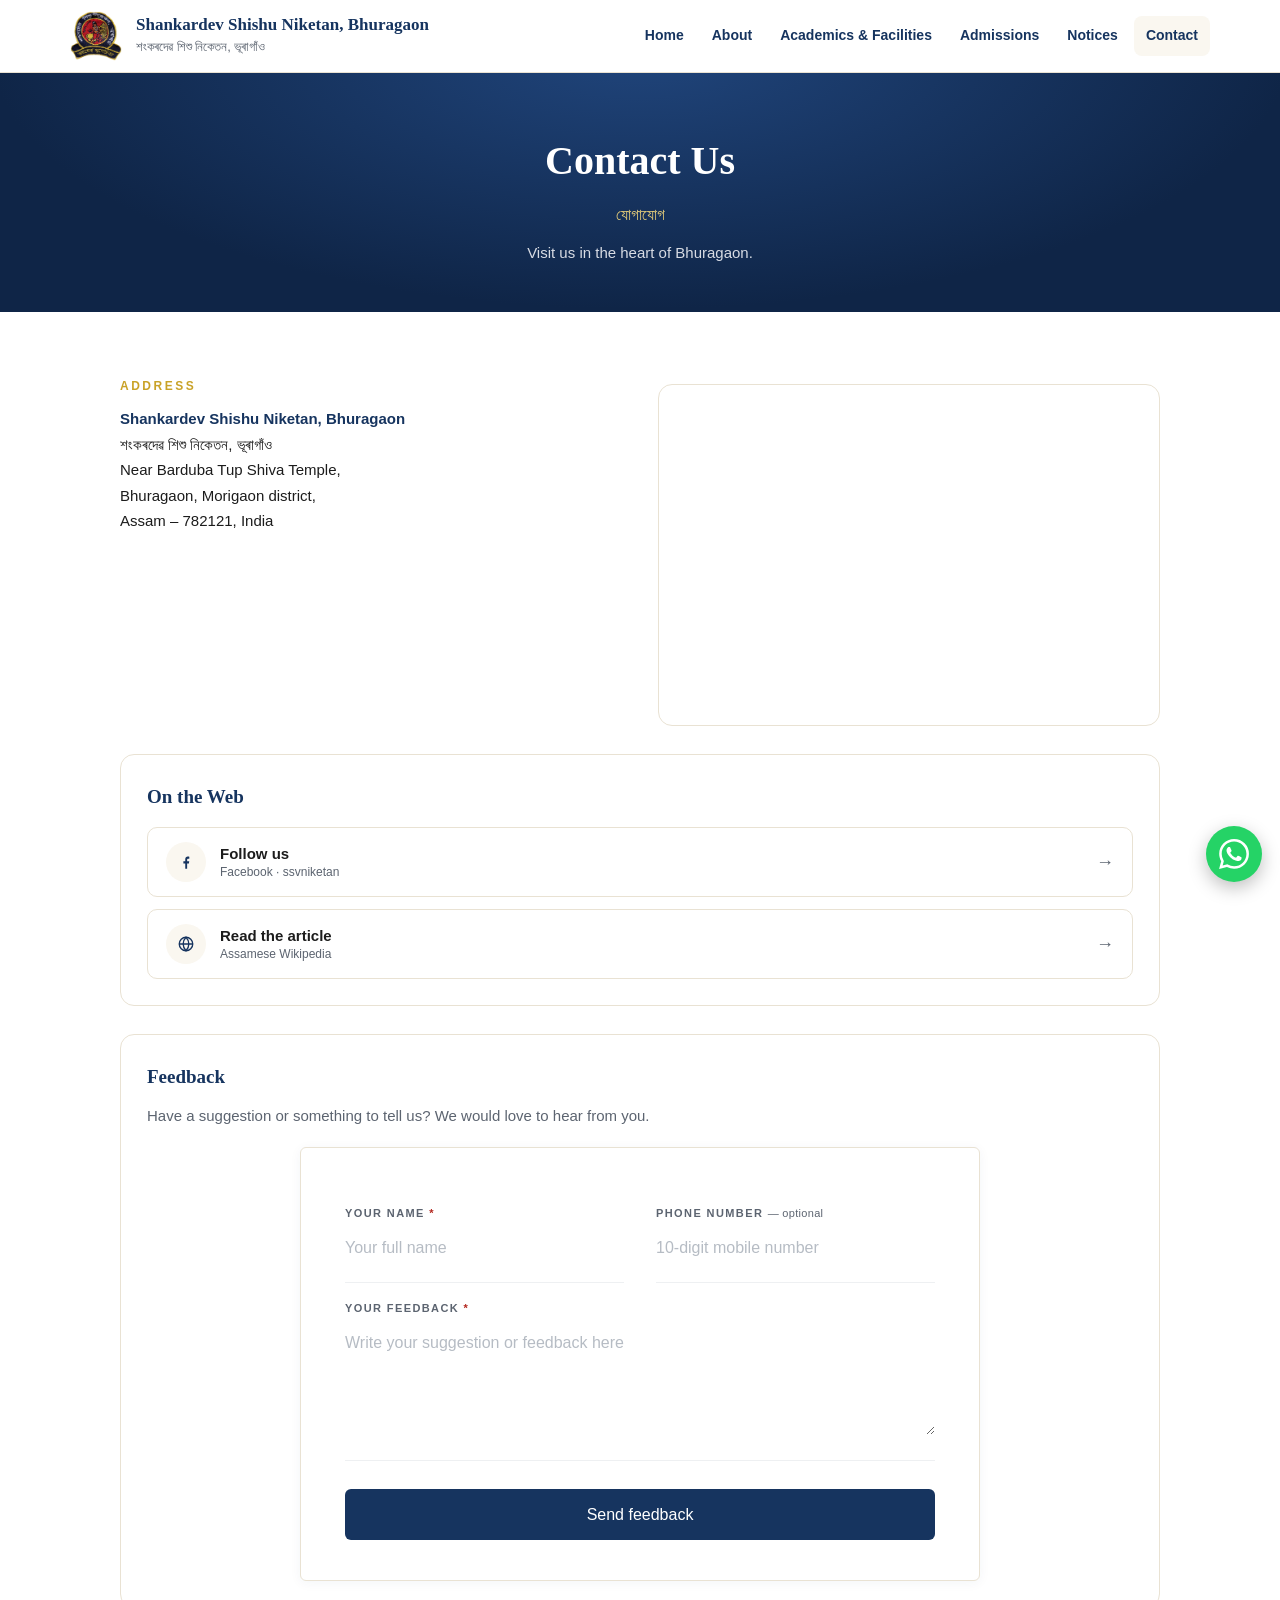
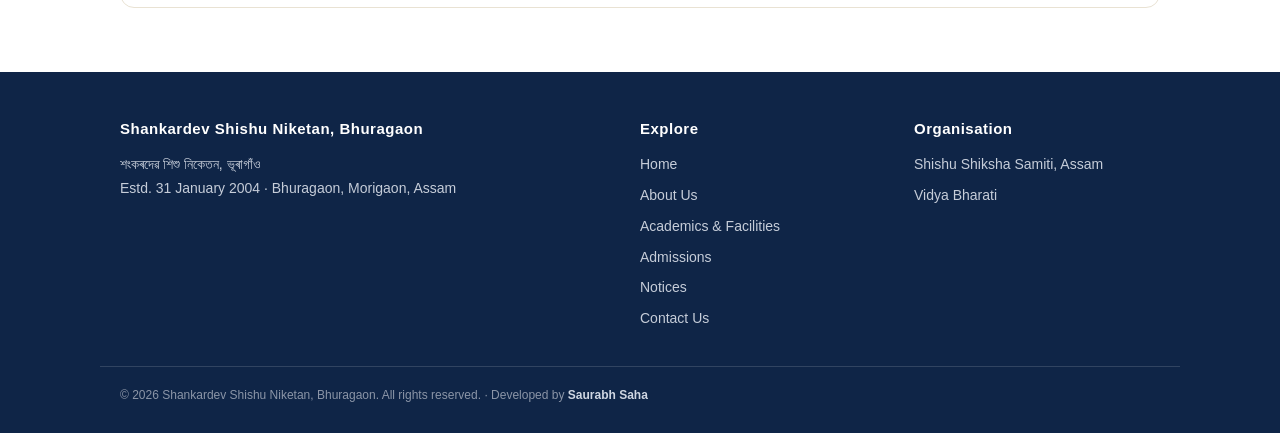
<file: contact.html>
<!DOCTYPE html>
<html lang="en">
<head>
<meta charset="UTF-8">
<meta name="viewport" content="width=device-width, initial-scale=1.0">
<title>Contact Us — Shankardev Shishu Niketan, Bhuragaon</title>
<meta name="description" content="Contact Shankardev Shishu Niketan, Bhuragaon — near Barduba Tup Shiva Temple, Bhuragaon, Morigaon, Assam 782121.">
<link rel="icon" href="images/logo.png">
<link rel="manifest" href="manifest.json">
<meta name="theme-color" content="#16345f">
<link rel="apple-touch-icon" href="images/icon-apple-touch.png">
<link rel="stylesheet" href="styles.css">
<style>
#waFloat{position:fixed;right:18px;bottom:18px;z-index:40;width:56px;height:56px;border:none;cursor:pointer;border-radius:50%;background:#25D366;display:flex;align-items:center;justify-content:center;box-shadow:0 6px 18px rgba(0,0,0,.25);transition:transform .2s ease;}
#waFloat:hover{transform:scale(1.07);}
#waFloat:active{transform:scale(.97);}
#waPopup{position:fixed;right:18px;bottom:86px;z-index:41;width:min(330px,calc(100vw - 36px));background:#fff;border-radius:16px;overflow:hidden;box-shadow:0 12px 40px rgba(0,0,0,.28);opacity:0;transform:translateY(12px) scale(.98);pointer-events:none;transition:opacity .22s ease,transform .22s ease;}
#waPopup.open{opacity:1;transform:none;pointer-events:auto;}
.wa-head{background:#075E54;color:#fff;display:flex;align-items:center;gap:12px;padding:14px;}
.wa-head img{width:46px;height:46px;border-radius:50%;object-fit:contain;background:#fff;flex-shrink:0;}
.wa-head .t{flex:1;min-width:0;}
.wa-head .t b{display:block;font-size:16px;}
.wa-head .t span{font-size:12.5px;opacity:.85;}
.wa-x{background:transparent;border:none;color:#fff;font-size:22px;line-height:1;cursor:pointer;padding:4px;}
.wa-body{background:#ECE5DD;padding:18px 14px 20px;}
.wa-bubble{background:#fff;border-radius:12px;border-top-left-radius:2px;padding:12px 14px;font-size:14.5px;line-height:1.55;box-shadow:0 1px 2px rgba(0,0,0,.12);max-width:88%;}
.wa-go{display:flex;align-items:center;justify-content:center;gap:10px;margin:18px auto 0;background:#25D366;color:#fff;font-weight:700;font-size:15px;text-decoration:none;padding:13px 24px;border-radius:999px;width:fit-content;box-shadow:0 4px 12px rgba(37,211,102,.4);}
</style>
</head>
<body>

<header>
  <div class="hbar">
    <a class="brand" href="index.html">
      <img src="images/logo.png" alt="Shankardev Shishu Niketan emblem">
      <span class="hname">
        <span class="en">Shankardev Shishu Niketan, Bhuragaon</span>
        <span class="as">শংকৰদেৱ শিশু নিকেতন, ভূৰাগাঁও</span>
      </span>
    </a>
    <button id="menuBtn" aria-label="Menu"><span></span><span></span><span></span></button>
    <nav id="nav">
      <a href="index.html">Home</a>
      <a href="about.html">About</a>
      <a href="academics.html">Academics &amp; Facilities</a>
      <a href="admissions.html">Admissions</a>
      <a href="notices.html">Notices</a>
      <a href="contact.html" class="active">Contact</a>
    </nav>
  </div>
</header>

<div class="page-hero">
  <h1>Contact Us</h1>
  <div class="as">যোগাযোগ</div>
  <p class="sub">Visit us in the heart of Bhuragaon.</p>
</div>

<section>
  <div class="wrap">
    <div class="cols">
      <div class="addr">
        <div class="kicker">Address</div>
        <p><b>Shankardev Shishu Niketan, Bhuragaon</b><br>
        <span class="as">শংকৰদেৱ শিশু নিকেতন, ভূৰাগাঁও</span><br>
        Near Barduba Tup Shiva Temple,<br>
        Bhuragaon, Morigaon district,<br>
        Assam – 782121, India</p>
      </div>
      <div class="mapbox">
        <iframe title="School location map" loading="lazy" referrerpolicy="no-referrer-when-downgrade" src="https://www.google.com/maps?q=26.389109,92.227913&z=16&output=embed"></iframe>
      </div>
    </div>

    <div class="card" style="margin-top:28px;">
      <h3>On the Web</h3>
      <div class="weblinks">
        <a class="weblink" href="https://www.facebook.com/ssvniketan/" target="_blank" rel="noopener">
          <span class="wicon"><svg viewBox="0 0 24 24" width="18" height="18" fill="currentColor" aria-hidden="true"><path d="M13.5 21v-7h2.4l.4-3h-2.8V9.1c0-.9.3-1.5 1.6-1.5h1.3V4.9c-.3 0-1.1-.1-2-.1-2 0-3.4 1.2-3.4 3.5V11H8.5v3H11v7h2.5z"/></svg></span>
          <span class="wtext"><b>Follow us</b><small>Facebook · ssvniketan</small></span>
          <span class="warrow" aria-hidden="true">&rarr;</span>
        </a>
        <a class="weblink" href="https://as.wikipedia.org/wiki/%E0%A6%B6%E0%A6%82%E0%A6%95%E0%A7%B0%E0%A6%A6%E0%A7%87%E0%A7%B1_%E0%A6%B6%E0%A6%BF%E0%A6%B7%E0%A7%81_%E0%A6%A8%E0%A6%BF%E0%A6%95%E0%A7%87%E0%A6%A4%E0%A6%A8,_%E0%A6%AD%E0%A7%82%E0%A7%B0%E0%A6%BE%E0%A6%97%E0%A6%BE%E0%A6%81%E0%A6%93" target="_blank" rel="noopener">
          <span class="wicon"><svg viewBox="0 0 24 24" width="18" height="18" fill="none" stroke="currentColor" stroke-width="1.8" aria-hidden="true"><circle cx="12" cy="12" r="9"/><path d="M3 12h18M12 3c2.5 2.6 3.8 5.7 3.8 9s-1.3 6.4-3.8 9c-2.5-2.6-3.8-5.7-3.8-9S9.5 5.6 12 3z"/></svg></span>
          <span class="wtext"><b>Read the article</b><small>Assamese Wikipedia</small></span>
          <span class="warrow" aria-hidden="true">&rarr;</span>
        </a>
      </div>
    </div>

    <div class="card" style="margin-top:28px;">
      <h3>Feedback</h3>
      <p style="color:var(--muted);font-size:15px;">Have a suggestion or something to tell us? We would love to hear from you.</p>
      <form class="adm-form" id="fbForm" novalidate style="margin-top:18px;">
        <input type="hidden" name="access_key" value="dd136e0b-9b10-48d4-91e5-6a4aa4598625">
        <input type="hidden" name="subject" value="New feedback — SSN Bhuragaon website">
        <input type="hidden" name="from_name" value="SSN Bhuragaon Website">
        <input type="checkbox" name="botcheck" class="hp" tabindex="-1" autocomplete="off">
        <div class="frow">
          <div class="field">
            <label for="fname">Your Name <span class="req">*</span></label>
            <input id="fname" name="name" type="text" required autocomplete="off" placeholder="Your full name">
          </div>
          <div class="field">
            <label for="fphone">Phone Number <span style="font-weight:400;letter-spacing:.3px;text-transform:none">&mdash; optional</span></label>
            <input id="fphone" name="phone" type="tel" autocomplete="off" placeholder="10-digit mobile number" pattern="[0-9+ ]{10,15}">
          </div>
        </div>
        <div class="frow full">
          <div class="field">
            <label for="fmsg">Your Feedback <span class="req">*</span></label>
            <textarea id="fmsg" name="message" required placeholder="Write your suggestion or feedback here" style="resize:vertical;min-height:110px;"></textarea>
          </div>
        </div>
        <button type="submit" class="btn navy" id="fbBtn">Send feedback</button>
        <div class="fmsg" id="fbMsg" role="status"></div>
      </form>
    </div>
  </div>
</section>

<script>
(function(){
  var form=document.getElementById("fbForm");
  if(!form) return;
  var btn=document.getElementById("fbBtn"), msg=document.getElementById("fbMsg");
  function show(text,ok){ msg.textContent=text; msg.className="fmsg "+(ok?"ok":"err"); }
  form.addEventListener("submit",function(e){
    e.preventDefault();
    if(!form.checkValidity()){ form.reportValidity(); return; }
    btn.disabled=true; btn.textContent="Sending\u2026"; msg.className="fmsg";
    fetch("https://api.web3forms.com/submit",{method:"POST",body:new FormData(form)})
      .then(function(r){ return r.json(); })
      .then(function(j){
        if(j.success){ show("Thank you! Your feedback has been sent successfully.",true); form.reset(); }
        else{ show("Something went wrong. Please try again.",false); }
      })
      .catch(function(){ show("Could not send. Please check your connection and try again.",false); })
      .finally(function(){ btn.disabled=false; btn.textContent="Send feedback"; });
  });
})();
</script>

<footer>
  <div class="wrap">
    <div>
      <h4>Shankardev Shishu Niketan, Bhuragaon</h4>
      <p><span class="as">শংকৰদেৱ শিশু নিকেতন, ভূৰাগাঁও</span><br>
      Estd. 31 January 2004 · Bhuragaon, Morigaon, Assam</p>
    </div>
    <div>
      <h4>Explore</h4>
      <ul>
        <li><a href="index.html">Home</a></li>
        <li><a href="about.html">About Us</a></li>
        <li><a href="academics.html">Academics &amp; Facilities</a></li>
        <li><a href="admissions.html">Admissions</a></li>
        <li><a href="notices.html">Notices</a></li>
        <li><a href="contact.html">Contact Us</a></li>
      </ul>
    </div>
    <div>
      <h4>Organisation</h4>
      <ul>
        <li><a href="https://sssassam.com/" target="_blank" rel="noopener">Shishu Shiksha Samiti, Assam</a></li>
        <li><a href="https://vidyabharti.net/" target="_blank" rel="noopener">Vidya Bharati</a></li>
      </ul>
    </div>
  </div>
  <div class="fbot">
    <span>© 2026 Shankardev Shishu Niketan, Bhuragaon. All rights reserved. · Developed by <a href="https://github.com/sauravhhh" target="_blank" rel="noopener">Saurabh Saha</a></span>
  </div>
</footer>

<script>
var menuBtn=document.getElementById("menuBtn"),nav=document.getElementById("nav");
menuBtn.onclick=function(){
  menuBtn.classList.add("anim");
  var open=nav.classList.toggle("open");
  menuBtn.classList.toggle("open",open);
  if(open){
    var r=menuBtn.getBoundingClientRect();
    nav.style.setProperty("--cx",(r.left+r.width/2)+"px");
    nav.style.setProperty("--cy",(r.top+r.height/2)+"px");
    document.body.style.overflow="hidden";
  }else{document.body.style.overflow="";}
};
nav.querySelectorAll("a").forEach(function(a){a.addEventListener("click",function(){nav.classList.remove("open");menuBtn.classList.remove("open");document.body.style.overflow="";});});
</script>
<script>
if("serviceWorker" in navigator){window.addEventListener("load",()=>navigator.serviceWorker.register("sw.js").catch(()=>{}));}
</script>
<button id="waFloat" aria-label="Chat with us on WhatsApp">
<svg viewBox="0 0 24 24" width="30" height="30" fill="#fff" aria-hidden="true"><path d="M17.472 14.382c-.297-.149-1.758-.867-2.03-.967-.273-.099-.471-.148-.67.15-.197.297-.767.966-.94 1.164-.173.199-.347.223-.644.075-.297-.15-1.255-.463-2.39-1.475-.883-.788-1.48-1.761-1.653-2.059-.173-.297-.018-.458.13-.606.134-.133.298-.347.446-.52.149-.174.198-.298.298-.497.099-.198.05-.371-.025-.52-.075-.149-.669-1.612-.916-2.207-.242-.579-.487-.5-.669-.51-.173-.008-.371-.01-.57-.01-.198 0-.52.074-.792.372-.272.297-1.04 1.016-1.04 2.479 0 1.462 1.065 2.875 1.213 3.074.149.198 2.096 3.2 5.077 4.487.709.306 1.262.489 1.694.625.712.227 1.36.195 1.871.118.571-.085 1.758-.719 2.006-1.413.248-.694.248-1.289.173-1.413-.074-.124-.272-.198-.57-.347m-5.421 7.403h-.004a9.87 9.87 0 01-5.031-1.378l-.361-.214-3.741.982.998-3.648-.235-.374a9.86 9.86 0 01-1.51-5.26c.001-5.45 4.436-9.884 9.888-9.884 2.64 0 5.122 1.03 6.988 2.898a9.825 9.825 0 012.893 6.994c-.003 5.45-4.437 9.884-9.885 9.884m8.413-18.297A11.815 11.815 0 0012.05 0C5.495 0 .16 5.335.157 11.892c0 2.096.547 4.142 1.588 5.945L.057 24l6.305-1.654a11.882 11.882 0 005.683 1.448h.005c6.554 0 11.89-5.335 11.893-11.893a11.821 11.821 0 00-3.48-8.413z"/></svg>
</button>
<div id="waPopup" role="dialog" aria-label="Chat on WhatsApp">
  <div class="wa-head">
    <img src="images/wa-avatar.png" alt="">
    <div class="t"><b>Srishti</b><span>Online</span></div>
    <button class="wa-x" id="waClose" aria-label="Close">&times;</button>
  </div>
  <div class="wa-body">
    <div class="wa-bubble">Hi there 👋<br>How can I help you?</div>
    <a class="wa-go" id="waGo" href="#" target="_blank" rel="noopener"><svg viewBox="0 0 24 24" width="22" height="22" fill="#fff" aria-hidden="true"><path d="M17.472 14.382c-.297-.149-1.758-.867-2.03-.967-.273-.099-.471-.148-.67.15-.197.297-.767.966-.94 1.164-.173.199-.347.223-.644.075-.297-.15-1.255-.463-2.39-1.475-.883-.788-1.48-1.761-1.653-2.059-.173-.297-.018-.458.13-.606.134-.133.298-.347.446-.52.149-.174.198-.298.298-.497.099-.198.05-.371-.025-.52-.075-.149-.669-1.612-.916-2.207-.242-.579-.487-.5-.669-.51-.173-.008-.371-.01-.57-.01-.198 0-.52.074-.792.372-.272.297-1.04 1.016-1.04 2.479 0 1.462 1.065 2.875 1.213 3.074.149.198 2.096 3.2 5.077 4.487.709.306 1.262.489 1.694.625.712.227 1.36.195 1.871.118.571-.085 1.758-.719 2.006-1.413.248-.694.248-1.289.173-1.413-.074-.124-.272-.198-.57-.347m-5.421 7.403h-.004a9.87 9.87 0 01-5.031-1.378l-.361-.214-3.741.982.998-3.648-.235-.374a9.86 9.86 0 01-1.51-5.26c.001-5.45 4.436-9.884 9.888-9.884 2.64 0 5.122 1.03 6.988 2.898a9.825 9.825 0 012.893 6.994c-.003 5.45-4.437 9.884-9.885 9.884m8.413-18.297A11.815 11.815 0 0012.05 0C5.495 0 .16 5.335.157 11.892c0 2.096.547 4.142 1.588 5.945L.057 24l6.305-1.654a11.882 11.882 0 005.683 1.448h.005c6.554 0 11.89-5.335 11.893-11.893a11.821 11.821 0 00-3.48-8.413z"/></svg>Chat on WhatsApp</a>
  </div>
</div>
<script>
/* School WhatsApp number: country code + number, digits only. Replace once confirmed. */
var WHATSAPP_NUMBER="91XXXXXXXXXX";
document.getElementById("waGo").href="https://wa.me/"+WHATSAPP_NUMBER+"?text="+encodeURIComponent("Hello, I want admission details for Shankardev Shishu Niketan, Bhuragaon.");
document.getElementById("waFloat").addEventListener("click",function(){
  document.getElementById("waPopup").classList.toggle("open");
});
document.getElementById("waClose").addEventListener("click",function(){
  document.getElementById("waPopup").classList.remove("open");
});
</script>
<div id="scrollProgress"></div>
<script>
(function(){
  var bar = document.getElementById('scrollProgress');
  function upd(){
    var h = document.documentElement;
    var max = h.scrollHeight - h.clientHeight;
    bar.style.width = (max > 0 ? (h.scrollTop / max) * 100 : 0) + '%';
  }
  window.addEventListener('scroll', upd, {passive:true});
  window.addEventListener('resize', upd);
  upd();
})();
</script>
</body>
</html>
</file>
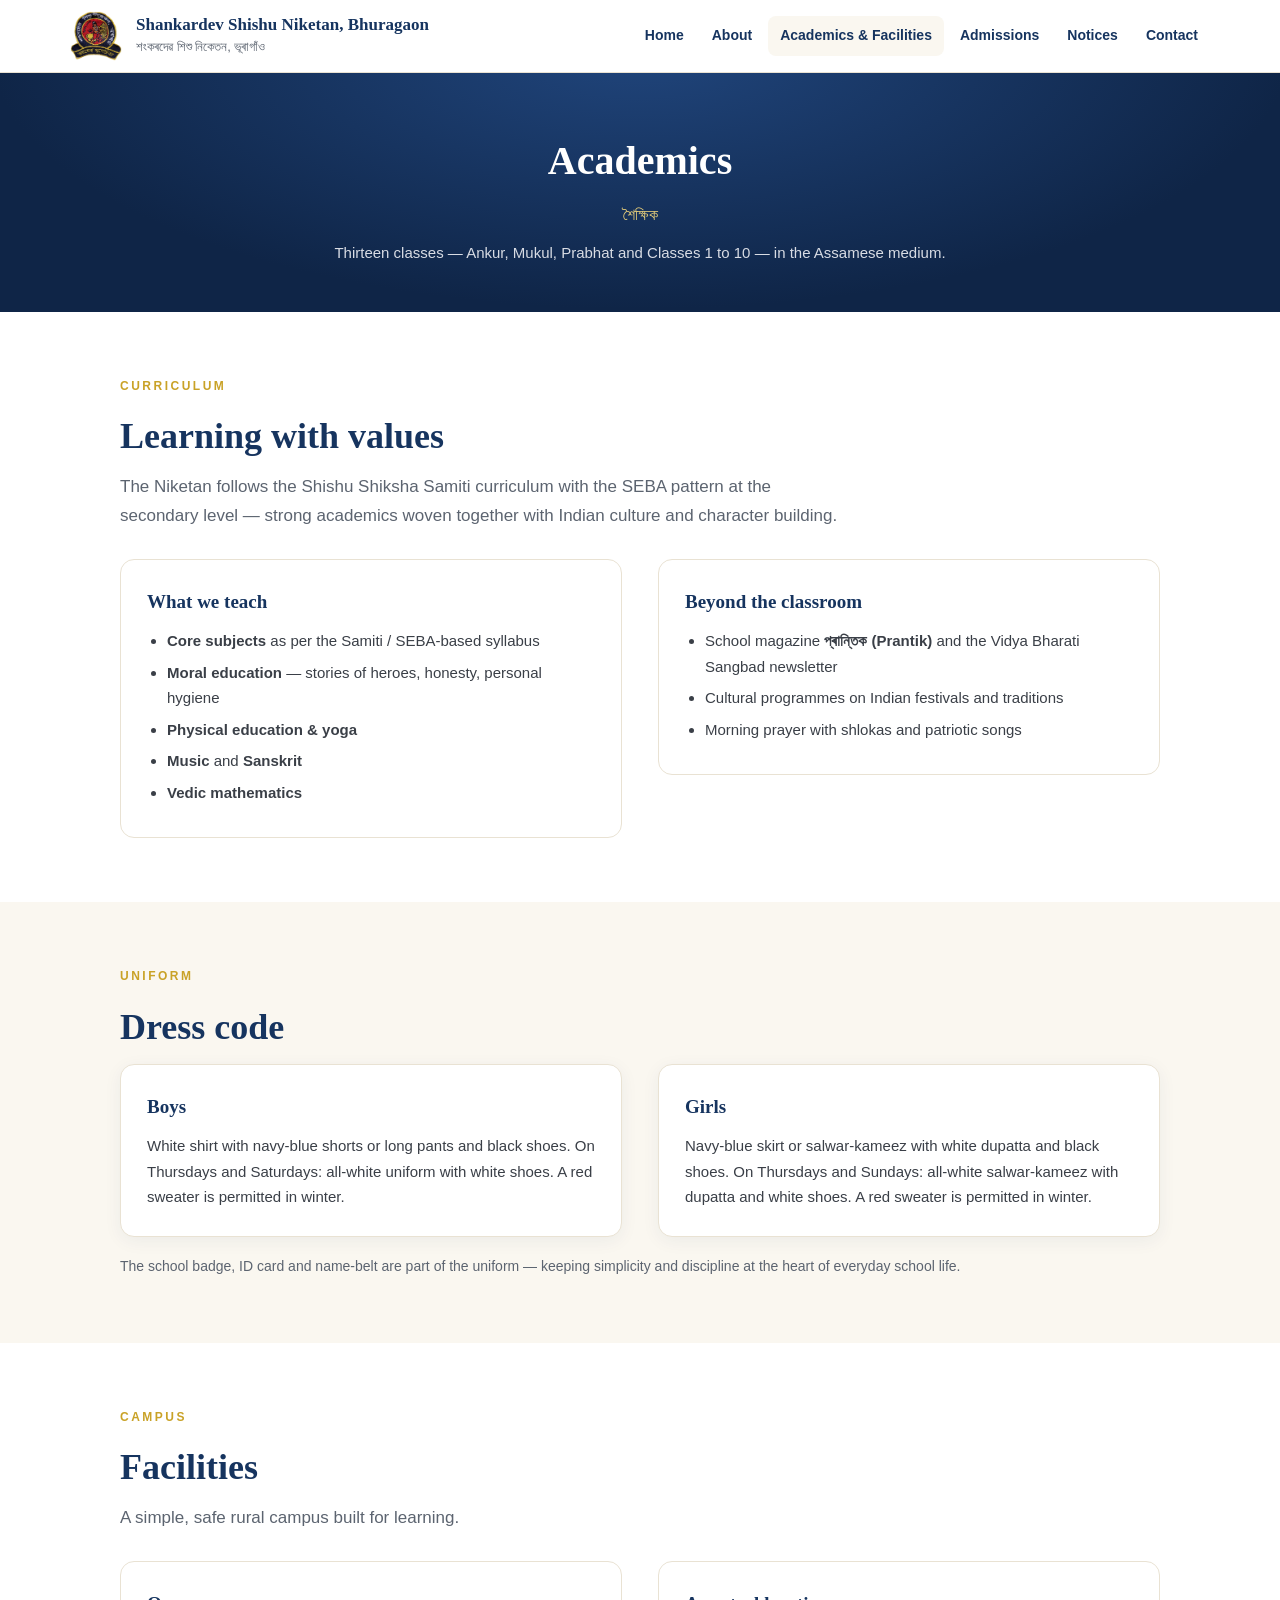
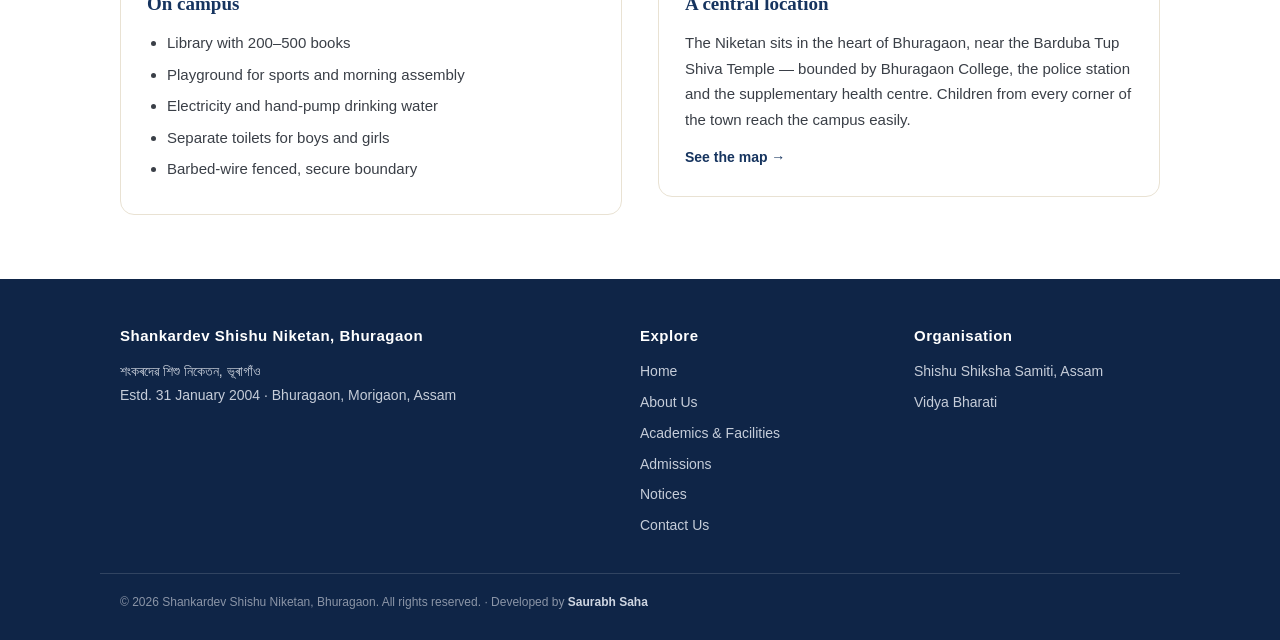
<file: facilities.html>
<!DOCTYPE html>
<html lang="en">
<head>
<meta charset="UTF-8">
<meta name="viewport" content="width=device-width, initial-scale=1">
<title>Facilities — Shankardev Shishu Niketan, Bhuragaon</title>
<meta name="description" content="Facilities are now part of the Academics &amp; Facilities page.">
<meta http-equiv="refresh" content="0; url=academics.html">
<link rel="canonical" href="academics.html">
</head>
<body style="font-family:sans-serif;padding:40px 20px;text-align:center;color:#16345f;">
<p>Facilities have moved to the <a href="academics.html">Academics &amp; Facilities</a> page. Redirecting…</p>
<script>location.replace("academics.html");</script>
<div id="scrollProgress"></div>
<script>
(function(){
  var bar = document.getElementById('scrollProgress');
  function upd(){
    var h = document.documentElement;
    var max = h.scrollHeight - h.clientHeight;
    bar.style.width = (max > 0 ? (h.scrollTop / max) * 100 : 0) + '%';
  }
  window.addEventListener('scroll', upd, {passive:true});
  window.addEventListener('resize', upd);
  upd();
})();
</script>
</body>
</html>
</file>
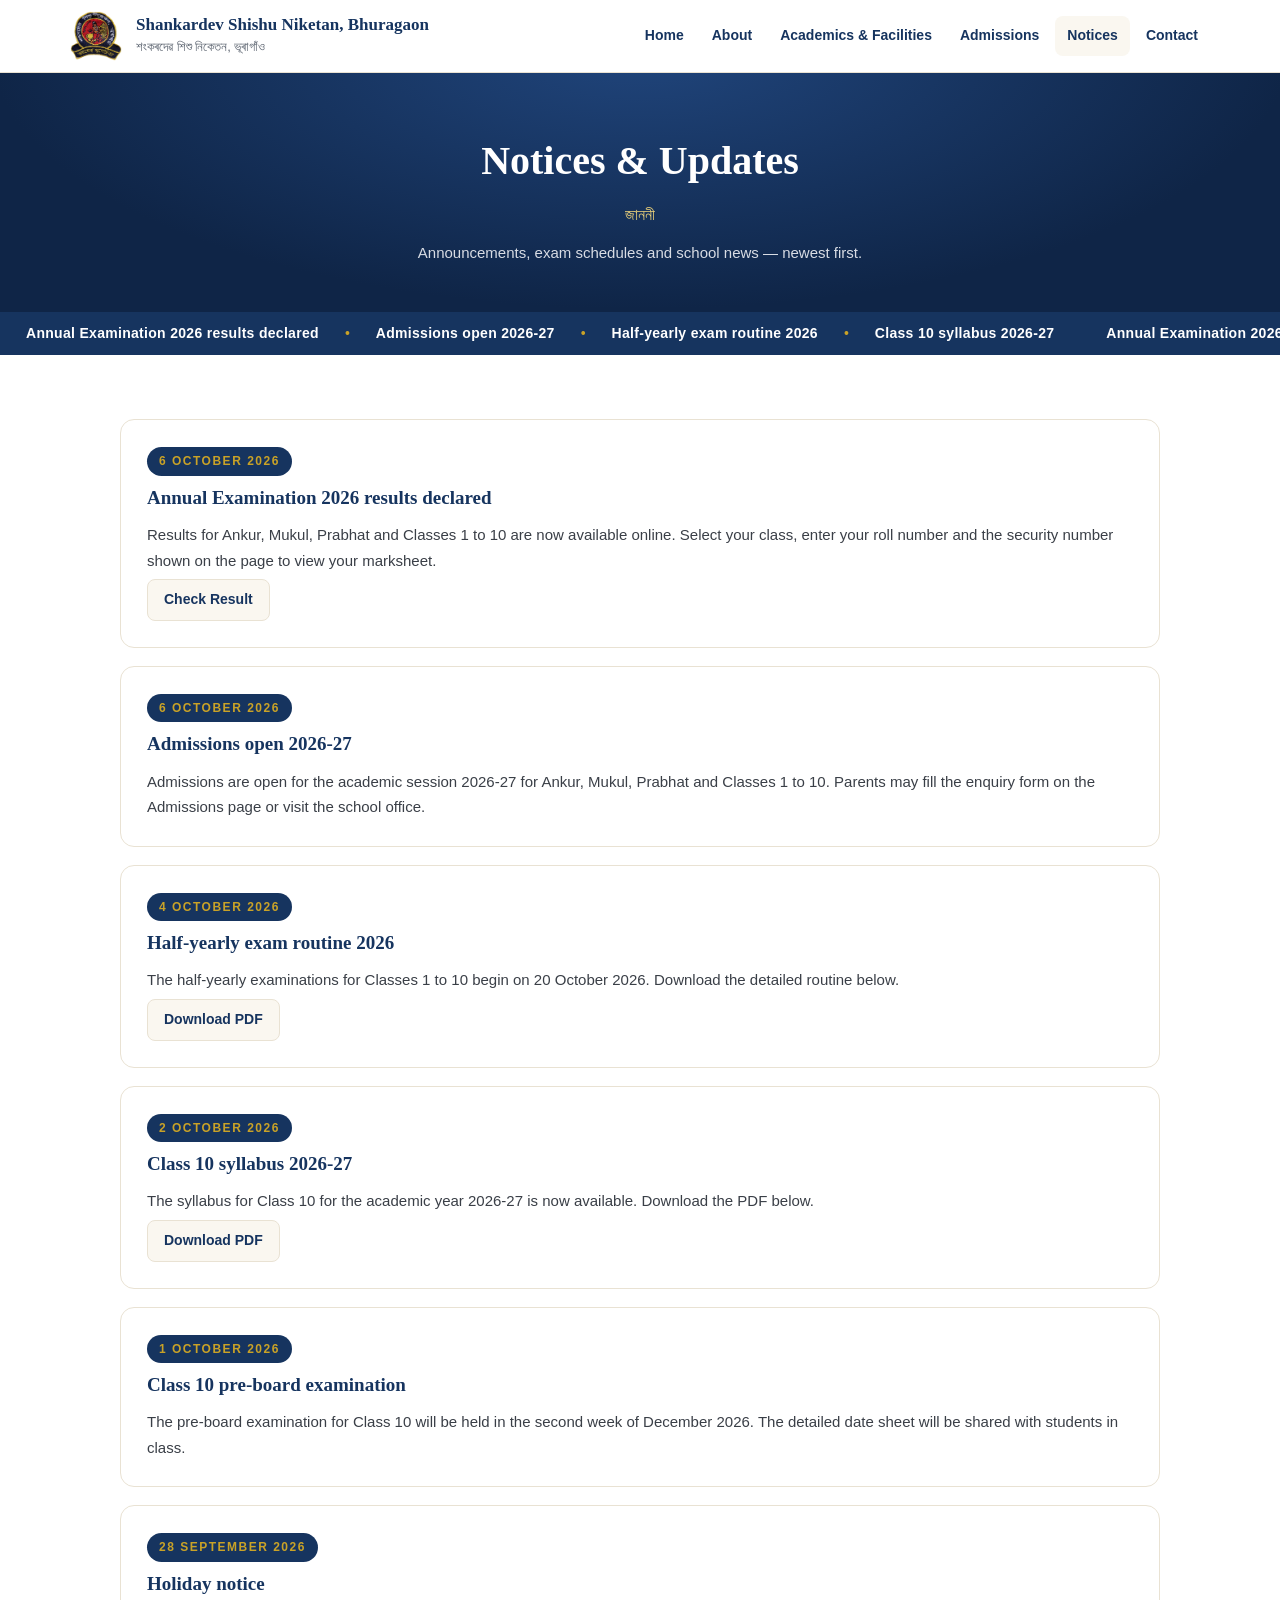
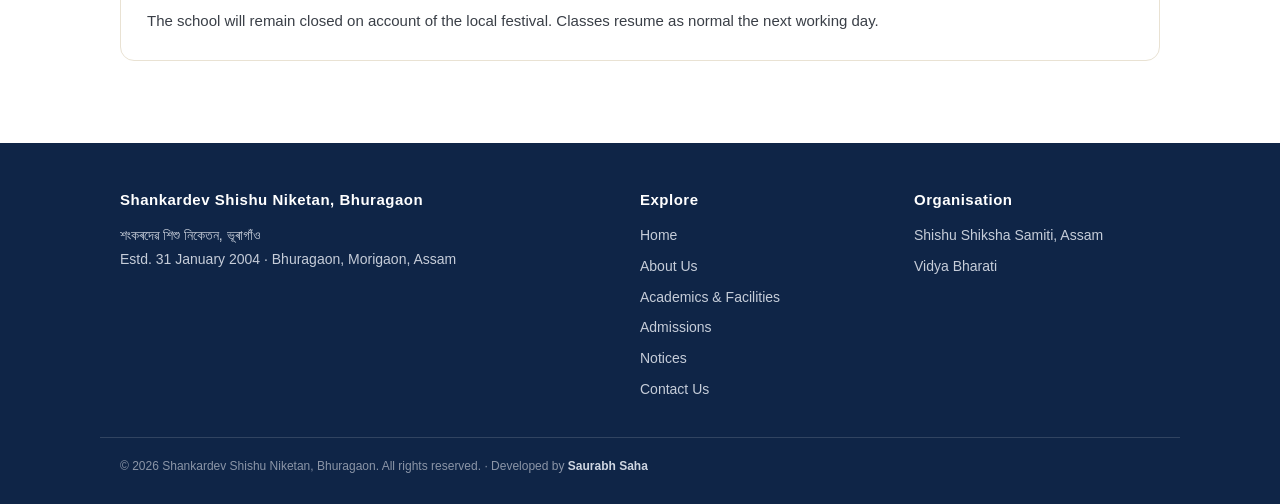
<file: notices.html>
<!DOCTYPE html>
<html lang="as">
<head>
<meta charset="UTF-8">
<meta name="viewport" content="width=device-width, initial-scale=1.0">
<title>Notices &amp; Updates — Shankardev Shishu Niketan, Bhuragaon</title>
<meta name="description" content="Latest notices, announcements and updates from Shankardev Shishu Niketan, Bhuragaon.">
<link rel="icon" href="images/logo.png">
<link rel="manifest" href="manifest.json">
<meta name="theme-color" content="#16345f">
<link rel="apple-touch-icon" href="images/icon-apple-touch.png">
<link rel="stylesheet" href="styles.css">
</head>
<body>
<header>
  <div class="hbar">
    <a class="brand" href="index.html">
      <img src="images/logo.png" alt="Shankardev Shishu Niketan emblem">
      <span class="hname">
        <span class="en">Shankardev Shishu Niketan, Bhuragaon</span>
        <span class="as">শংকৰদেৱ শিশু নিকেতন, ভূৰাগাঁও</span>
      </span>
    </a>
    <button id="menuBtn" aria-label="Menu"><span></span><span></span><span></span></button>
    <nav id="nav">
      <a href="index.html">Home</a>
      <a href="about.html">About</a>
      <a href="academics.html">Academics &amp; Facilities</a>
      <a href="admissions.html">Admissions</a>
      <a href="notices.html" class="active">Notices</a>
      <a href="contact.html">Contact</a>
    </nav>
  </div>
</header>

<div class="page-hero">
  <h1>Notices &amp; Updates</h1>
  <div class="as">জাননী</div>
  <p class="sub">Announcements, exam schedules and school news — newest first.</p>
</div>

<div class="ticker" aria-label="Latest notices"><div class="ticker-track" id="tickerTrack"><span>Loading latest notices…</span></div></div>

<section>
  <div class="wrap">
    <div id="noticeList"><p style="color:var(--muted)">Loading notices…</p></div>
  </div>
</section>

<footer>
  <div class="wrap">
    <div>
      <h4>Shankardev Shishu Niketan, Bhuragaon</h4>
      <p><span class="as">শংকৰদেৱ শিশু নিকেতন, ভূৰাগাঁও</span><br>
      Estd. 31 January 2004 · Bhuragaon, Morigaon, Assam</p>
    </div>
    <div>
      <h4>Explore</h4>
      <ul>
        <li><a href="index.html">Home</a></li>
        <li><a href="about.html">About Us</a></li>
        <li><a href="academics.html">Academics &amp; Facilities</a></li>
        <li><a href="admissions.html">Admissions</a></li>
        <li><a href="notices.html">Notices</a></li>
        <li><a href="contact.html">Contact Us</a></li>
      </ul>
    </div>
    <div>
      <h4>Organisation</h4>
      <ul>
        <li><a href="https://sssassam.com/" target="_blank" rel="noopener">Shishu Shiksha Samiti, Assam</a></li>
        <li><a href="https://vidyabharti.net/" target="_blank" rel="noopener">Vidya Bharati</a></li>
      </ul>
    </div>
  </div>
  <div class="fbot">
    <span>© 2026 Shankardev Shishu Niketan, Bhuragaon. All rights reserved. · Developed by <a href="https://github.com/sauravhhh" target="_blank" rel="noopener">Saurabh Saha</a></span>
  </div>
</footer>

<script>
var menuBtn=document.getElementById("menuBtn"),nav=document.getElementById("nav");
menuBtn.onclick=function(){
  menuBtn.classList.add("anim");
  var open=nav.classList.toggle("open");
  menuBtn.classList.toggle("open",open);
  if(open){
    var r=menuBtn.getBoundingClientRect();
    nav.style.setProperty("--cx",(r.left+r.width/2)+"px");
    nav.style.setProperty("--cy",(r.top+r.height/2)+"px");
    document.body.style.overflow="hidden";
  }else{document.body.style.overflow="";}
};
nav.querySelectorAll("a").forEach(function(a){a.addEventListener("click",function(){nav.classList.remove("open");menuBtn.classList.remove("open");document.body.style.overflow="";});});

function esc(s){return String(s).replace(/[&<>"]/g,c=>({"&":"&amp;","<":"&lt;",">":"&gt;",'"':"&quot;"}[c]));}
function fmtDate(d){
  const dt = new Date(d+"T00:00:00");
  return isNaN(dt) ? esc(d) : dt.toLocaleDateString("en-IN",{day:"numeric",month:"long",year:"numeric"});
}
fetch("notices.json").then(r=>r.json()).then(items=>{
  const box = document.getElementById("noticeList");
  if(!items.length){box.innerHTML='<p style="color:var(--muted)">No notices yet. Please check back soon.</p>';return;}
  items.sort((a,b)=>String(b.date).localeCompare(String(a.date)));
  box.innerHTML = items.map(n=>`
    <div class="card notice">
      <div class="ndate">${fmtDate(n.date)}</div>
      <h3>${esc(n.title)}</h3>
      <p>${esc(n.body)}</p>
      ${n.file?`<p><a class="pdflink" href="${esc(n.file)}" target="_blank" rel="noopener">Download PDF</a></p>`:""}
      ${n.link?`<p><a class="pdflink" href="${esc(n.link)}">${esc(n.linkText||"Open")}</a></p>`:""}
    </div>`).join("");
  const track = document.getElementById("tickerTrack");
  const latest = items.slice(0,4).map(n=>`<span class="titem">${n.link?`<a class="tlink" href="${esc(n.link)}">${esc(n.title)}</a>`:esc(n.title)}</span>`).join('<span class="tdot">•</span>');
  track.innerHTML = `<span>${latest}</span><span aria-hidden="true">${latest}</span>`;
}).catch(()=>{
  document.getElementById("noticeList").innerHTML='<p style="color:var(--muted)">Could not load notices. Please check your connection.</p>';
});
</script>
<script>
if("serviceWorker" in navigator){window.addEventListener("load",()=>navigator.serviceWorker.register("sw.js").catch(()=>{}));}
</script>
<div id="scrollProgress"></div>
<script>
(function(){
  var bar = document.getElementById('scrollProgress');
  function upd(){
    var h = document.documentElement;
    var max = h.scrollHeight - h.clientHeight;
    bar.style.width = (max > 0 ? (h.scrollTop / max) * 100 : 0) + '%';
  }
  window.addEventListener('scroll', upd, {passive:true});
  window.addEventListener('resize', upd);
  upd();
})();
</script>
</body>
</html>
</file>
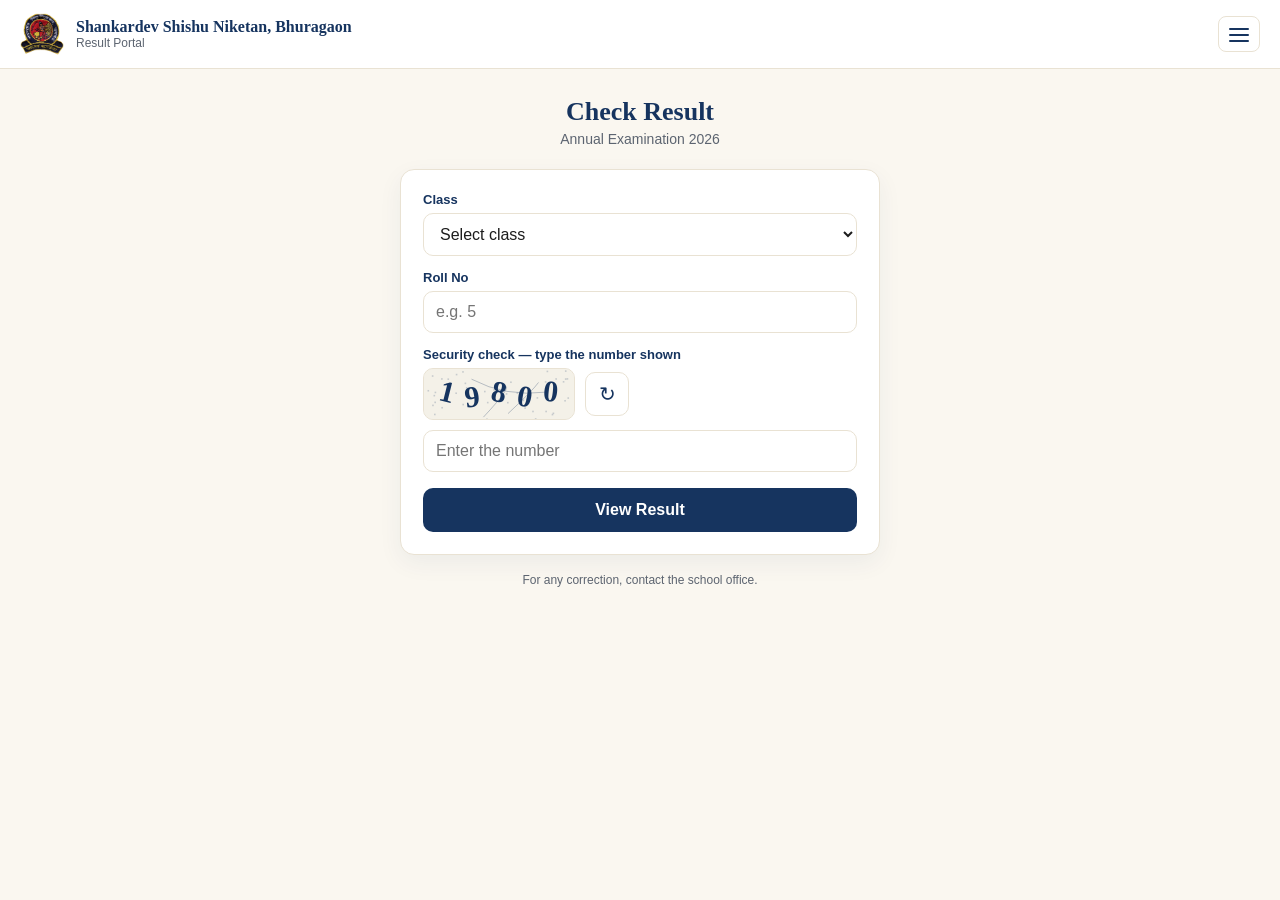
<file: result.html>
<!DOCTYPE html>
<html lang="en">
<head>
<meta charset="UTF-8">
<meta name="viewport" content="width=device-width, initial-scale=1.0">
<title>Check Result &mdash; Shankardev Shishu Niketan, Bhuragaon</title>
<meta name="robots" content="noindex,nofollow">
<link rel="icon" href="images/logo.png">
<style>
:root{--navy:#16345f;--navy-dark:#0f2547;--gold:#c9a227;--cream:#faf7f0;--ink:#1c1c1c;--muted:#5c6470;--line:#e9e2d3;}
*{margin:0;padding:0;box-sizing:border-box;-webkit-tap-highlight-color:transparent;}
body{font-family:-apple-system,BlinkMacSystemFont,"Segoe UI",Roboto,"Noto Sans",Helvetica,Arial,sans-serif;color:var(--ink);background:var(--cream);min-height:100vh;}
.rhead{background:#fff;border-bottom:1px solid var(--line);padding:12px 20px;display:flex;align-items:center;gap:12px;}
.rhead img{width:44px;height:44px;object-fit:contain;}
.rhead .en{font-family:Georgia,serif;font-weight:700;color:var(--navy);font-size:16px;}
.rhead .as{font-size:12px;color:var(--muted);}
.wrap{max-width:520px;margin:0 auto;padding:28px 20px 60px;}
h1{font-family:Georgia,serif;color:var(--navy);font-size:26px;text-align:center;}
.sub{text-align:center;color:var(--muted);font-size:14px;margin:4px 0 22px;}
.card{background:#fff;border:1px solid var(--line);border-radius:14px;padding:22px;box-shadow:0 8px 24px rgba(22,52,95,.06);}
label{display:block;font-size:13px;font-weight:600;color:var(--navy);margin-bottom:14px;}
select,input{width:100%;margin-top:6px;padding:11px 12px;font-size:16px;border:1px solid var(--line);border-radius:10px;background:#fff;color:var(--ink);}
select:focus,input:focus{outline:2px solid var(--navy);outline-offset:-1px;}
#cap{border:1px solid var(--line);border-radius:10px;background:#f4f1e8;flex-shrink:0;}
.err{background:#fdecea;color:#a32b2b;border:1px solid #f5c6c6;border-radius:10px;padding:10px 12px;font-size:14px;margin-bottom:14px;}
.btn{display:block;width:100%;padding:13px;background:var(--navy);color:#fff;border:none;border-radius:10px;font-size:16px;font-weight:700;cursor:pointer;}
.btn:active{transform:scale(.99);}
.btn.ghost{background:#fff;color:var(--navy);border:1px solid var(--navy);margin-top:16px;}
.result h2{font-family:Georgia,serif;color:var(--navy);font-size:22px;text-align:center;}
.rmeta{text-align:center;color:var(--muted);font-size:14px;margin:4px 0 16px;}
table{width:100%;border-collapse:collapse;font-size:14px;margin-bottom:14px;}
th,td{padding:9px 8px;border-bottom:1px solid var(--line);text-align:left;}
th{color:var(--muted);font-weight:600;font-size:12px;text-transform:uppercase;letter-spacing:.4px;}
td.m,th.m{text-align:center;}
.pass{color:#1e7e34;font-weight:700;}
.fail{color:#a32b2b;font-weight:700;}
.rtotal{display:flex;justify-content:space-between;font-size:15px;padding:10px 2px;border-top:2px solid var(--navy);}
.rtotal b{font-size:18px;}
.rdiv{text-align:center;margin-top:10px;font-family:Georgia,serif;font-size:19px;color:var(--navy);}
.rdiv.fail{color:#a32b2b;}
.rdiv.pass{color:#1e7e34;}
.note{text-align:center;color:var(--muted);font-size:12px;margin-top:18px;}

.caprow{display:flex;gap:10px;align-items:center;margin-top:6px;}
#capRefresh{width:44px;height:44px;flex-shrink:0;border:1px solid var(--line);border-radius:10px;background:#fff;font-size:20px;cursor:pointer;color:var(--navy);}
/* site menu button + circular reveal nav, ported from styles.css */
#menuBtn{display:block;background:none;border:1px solid var(--line);border-radius:8px;width:42px;height:36px;cursor:pointer;position:relative;z-index:2;margin-left:auto;flex-shrink:0;}
#menuBtn span{position:absolute;left:10px;right:10px;height:2px;background:var(--navy);border-radius:2px;}
#menuBtn span:nth-child(1){top:11px;}
#menuBtn span:nth-child(2){top:17px;}
#menuBtn span:nth-child(3){top:23px;}
#menuBtn.anim span:nth-child(1){animation:mbTopClose .55s ease-in-out forwards;}
#menuBtn.anim span:nth-child(2){animation:mbMidClose .55s ease-in-out forwards;}
#menuBtn.anim span:nth-child(3){animation:mbBotClose .55s ease-in-out forwards;}
#menuBtn.anim.open span:nth-child(1){animation:mbTopOpen .55s ease-in-out forwards;}
#menuBtn.anim.open span:nth-child(2){animation:mbMidOpen .55s ease-in-out forwards;}
#menuBtn.anim.open span:nth-child(3){animation:mbBotOpen .55s ease-in-out forwards;}
@keyframes mbTopOpen{0%{top:11px;transform:rotate(0deg) scaleX(1);}40%{top:17px;transform:rotate(0deg) scaleX(1);}100%{top:17px;transform:rotate(45deg) scaleX(1.45);}}
@keyframes mbTopClose{0%{top:17px;transform:rotate(45deg) scaleX(1.45);}60%{top:17px;transform:rotate(0deg) scaleX(1);}100%{top:11px;transform:rotate(0deg) scaleX(1);}}
@keyframes mbBotOpen{0%{top:23px;transform:rotate(0deg) scaleX(1);}40%{top:17px;transform:rotate(0deg) scaleX(1);}100%{top:17px;transform:rotate(-45deg) scaleX(1.45);}}
@keyframes mbBotClose{0%{top:17px;transform:rotate(-45deg) scaleX(1.45);}60%{top:17px;transform:rotate(0deg) scaleX(1);}100%{top:23px;transform:rotate(0deg) scaleX(1);}}
@keyframes mbMidOpen{0%{opacity:1;}40%,100%{opacity:0;}}
@keyframes mbMidClose{0%,60%{opacity:0;}100%{opacity:1;}}
#menuBtn.open{border-color:rgba(255,255,255,.4);}
#menuBtn.open span{background:#fff;}
#rnav{position:fixed;inset:0;z-index:1;background:radial-gradient(1200px 600px at 50% -10%,#20457c 0%,#0f2547 65%);display:flex;flex-direction:column;justify-content:center;align-items:center;gap:2px;padding:60px 24px;clip-path:circle(0px at var(--cx,calc(100vw - 41px)) var(--cy,40px));-webkit-clip-path:circle(0px at var(--cx,calc(100vw - 41px)) var(--cy,40px));transition:clip-path .7s cubic-bezier(.76,0,.24,1),-webkit-clip-path .7s cubic-bezier(.76,0,.24,1);pointer-events:none;}
#rnav.open{clip-path:circle(150% at var(--cx,calc(100vw - 41px)) var(--cy,40px));-webkit-clip-path:circle(150% at var(--cx,calc(100vw - 41px)) var(--cy,40px));pointer-events:auto;}
#rnav a{color:#fff;font-size:23px;font-family:Georgia,serif;text-decoration:none;padding:10px 18px;opacity:0;transform:translateY(16px);transition:opacity .4s ease,transform .4s ease;}
#rnav.open a{opacity:1;transform:translateY(0);}
#rnav.open a:nth-child(1){transition-delay:.28s;}
#rnav.open a:nth-child(2){transition-delay:.34s;}
#rnav.open a:nth-child(3){transition-delay:.40s;}
#rnav.open a:nth-child(4){transition-delay:.46s;}
#rnav.open a:nth-child(5){transition-delay:.52s;}
#rnav.open a:nth-child(6){transition-delay:.58s;}
#rnav a:hover{background:rgba(255,255,255,.1);}
</style>
</head>
<body>
<header class="rhead">
  <img src="images/logo.png" alt="School emblem">
  <div><div class="en">Shankardev Shishu Niketan, Bhuragaon</div><div class="as">Result Portal</div></div>
  <button id="menuBtn" aria-label="Menu"><span></span><span></span><span></span></button>
</header>
<nav id="rnav">
  <a href="index.html">Home</a>
  <a href="about.html">About</a>
  <a href="academics.html">Academics &amp; Facilities</a>
  <a href="admissions.html">Admissions</a>
  <a href="notices.html">Notices</a>
  <a href="contact.html">Contact</a>
</nav>
<main class="wrap">
  <h1>Check Result</h1>
  <p class="sub">Annual Examination 2026</p>
  <form id="rform" class="card" autocomplete="off">
    <label>Class
      <select id="rclass"><option value="">Loading&hellip;</option></select>
    </label>
    <label>Roll No
      <input id="rroll" inputmode="numeric" pattern="[0-9]*" placeholder="e.g. 5">
    </label>
    <label style="margin-bottom:0">Security check &mdash; type the number shown
      <div class="caprow">
        <canvas id="cap" width="150" height="50"></canvas>
        <button type="button" id="capRefresh" aria-label="Get a new number">&#8635;</button>
      </div>
      <input id="rcap" inputmode="numeric" autocomplete="off" placeholder="Enter the number" style="margin-top:10px">
    </label>
    <div id="rerr" class="err" hidden></div>
    <button class="btn" type="submit" style="margin-top:16px">View Result</button>
  </form>
  <div id="rout" class="card result" hidden>
    <h2 id="rname"></h2>
    <div class="rmeta" id="rmeta"></div>
    <table>
      <thead><tr><th>Subject</th><th class="m">Marks</th><th class="m">Status</th></tr></thead>
      <tbody id="rtbody"></tbody>
    </table>
    <div class="rtotal"><span>Total (out of <span id="rmax"></span>)</span><b id="rtot"></b></div>
    <div class="rtotal"><span>Percentage</span><b id="rpct"></b></div>
    <div class="rdiv" id="rdiv"></div>
    <button class="btn" id="rdl" type="button" style="margin-top:10px">Download PDF</button>
    <button class="btn ghost" id="rback" type="button">Check another result</button>
  </div>
  <p class="note">For any correction, contact the school office.</p>
</main>
<script>
"use strict";
const XLSX_URL = "results/onxxgawftv.xlsx";
const FALLBACK_DATA = {"classes": [{"name": "Ankur", "students": [{"roll": 1, "name": "Hirak Deka", "dob": "10-11-2022", "entries": [{"s": "Assamese", "m": 70}, {"s": "English", "m": 63}, {"s": "Mathematics", "m": 21}, {"s": "Art & Craft", "m": 22}]}, {"roll": 2, "name": "Kaushik Boro", "dob": "12-07-2022", "entries": [{"s": "Assamese", "m": 20}, {"s": "English", "m": 97}, {"s": "Mathematics", "m": 50}, {"s": "Art & Craft", "m": 28}]}, {"roll": 3, "name": "Himangshu Gogoi", "dob": "06-02-2022", "entries": [{"s": "Assamese", "m": 68}, {"s": "English", "m": 96}, {"s": "Mathematics", "m": 79}, {"s": "Art & Craft", "m": 28}]}, {"roll": 4, "name": "Barnali Hazarika", "dob": "04-02-2022", "entries": [{"s": "Assamese", "m": 39}, {"s": "English", "m": 97}, {"s": "Mathematics", "m": 29}, {"s": "Art & Craft", "m": 78}]}, {"roll": 5, "name": "Mitali Talukdar", "dob": "02-10-2022", "entries": [{"s": "Assamese", "m": 73}, {"s": "English", "m": 57}, {"s": "Mathematics", "m": 53}, {"s": "Art & Craft", "m": 39}]}, {"roll": 6, "name": "Mamoni Bhattacharya", "dob": "17-01-2022", "entries": [{"s": "Assamese", "m": 47}, {"s": "English", "m": 63}, {"s": "Mathematics", "m": 52}, {"s": "Art & Craft", "m": 19}]}, {"roll": 7, "name": "Nirupama Boro", "dob": "26-10-2022", "entries": [{"s": "Assamese", "m": 48}, {"s": "English", "m": 61}, {"s": "Mathematics", "m": 47}, {"s": "Art & Craft", "m": 43}]}, {"roll": 8, "name": "Rimjim Das", "dob": "01-07-2022", "entries": [{"s": "Assamese", "m": 19}, {"s": "English", "m": 94}, {"s": "Mathematics", "m": 89}, {"s": "Art & Craft", "m": 96}]}, {"roll": 9, "name": "Rahul Gogoi", "dob": "19-08-2022", "entries": [{"s": "Assamese", "m": 98}, {"s": "English", "m": 22}, {"s": "Mathematics", "m": 25}, {"s": "Art & Craft", "m": 45}]}, {"roll": 10, "name": "Partha Kakati", "dob": "22-02-2022", "entries": [{"s": "Assamese", "m": 85}, {"s": "English", "m": 70}, {"s": "Mathematics", "m": 94}, {"s": "Art & Craft", "m": 90}]}]}, {"name": "Mukul", "students": [{"roll": 1, "name": "Dimpi Das", "dob": "01-08-2021", "entries": [{"s": "Assamese", "m": 92}, {"s": "English", "m": 90}, {"s": "Mathematics", "m": 46}, {"s": "Art & Craft", "m": 54}]}, {"roll": 2, "name": "Sumi Sharma", "dob": "14-09-2021", "entries": [{"s": "Assamese", "m": 37}, {"s": "English", "m": 92}, {"s": "Mathematics", "m": 65}, {"s": "Art & Craft", "m": 48}]}, {"roll": 3, "name": "Karabi Choudhury", "dob": "24-11-2021", "entries": [{"s": "Assamese", "m": 42}, {"s": "English", "m": 56}, {"s": "Mathematics", "m": 89}, {"s": "Art & Craft", "m": 68}]}, {"roll": 4, "name": "Sumi Deka", "dob": "12-09-2021", "entries": [{"s": "Assamese", "m": 54}, {"s": "English", "m": 61}, {"s": "Mathematics", "m": 88}, {"s": "Art & Craft", "m": 94}]}, {"roll": 5, "name": "Kangkan Baruah", "dob": "04-08-2021", "entries": [{"s": "Assamese", "m": 67}, {"s": "English", "m": 88}, {"s": "Mathematics", "m": 43}, {"s": "Art & Craft", "m": 29}]}, {"roll": 6, "name": "Sourav Medhi", "dob": "05-09-2021", "entries": [{"s": "Assamese", "m": 98}, {"s": "English", "m": 63}, {"s": "Mathematics", "m": 55}, {"s": "Art & Craft", "m": 67}]}, {"roll": 7, "name": "Dimpi Nath", "dob": "08-10-2021", "entries": [{"s": "Assamese", "m": 88}, {"s": "English", "m": 34}, {"s": "Mathematics", "m": 91}, {"s": "Art & Craft", "m": 44}]}, {"roll": 8, "name": "Rupam Rabha", "dob": "02-01-2021", "entries": [{"s": "Assamese", "m": 60}, {"s": "English", "m": 43}, {"s": "Mathematics", "m": 53}, {"s": "Art & Craft", "m": 90}]}, {"roll": 9, "name": "Dipankar Saikia", "dob": "01-07-2021", "entries": [{"s": "Assamese", "m": 35}, {"s": "English", "m": 65}, {"s": "Mathematics", "m": 48}, {"s": "Art & Craft", "m": 88}]}, {"roll": 10, "name": "Mitali Kalita", "dob": "05-08-2021", "entries": [{"s": "Assamese", "m": 71}, {"s": "English", "m": 85}, {"s": "Mathematics", "m": 81}, {"s": "Art & Craft", "m": 89}]}]}, {"name": "Prabhat", "students": [{"roll": 1, "name": "Mitali Nath", "dob": "24-12-2020", "entries": [{"s": "Assamese", "m": 77}, {"s": "English", "m": 22}, {"s": "Mathematics", "m": 37}, {"s": "Art & Craft", "m": 35}]}, {"roll": 2, "name": "Kangkan Hazarika", "dob": "14-11-2020", "entries": [{"s": "Assamese", "m": 62}, {"s": "English", "m": 42}, {"s": "Mathematics", "m": 51}, {"s": "Art & Craft", "m": 76}]}, {"roll": 3, "name": "Dimpi Choudhury", "dob": "03-08-2020", "entries": [{"s": "Assamese", "m": 97}, {"s": "English", "m": 45}, {"s": "Mathematics", "m": 70}, {"s": "Art & Craft", "m": 23}]}, {"roll": 4, "name": "Abhijit Deka", "dob": "01-03-2020", "entries": [{"s": "Assamese", "m": 91}, {"s": "English", "m": 46}, {"s": "Mathematics", "m": 47}, {"s": "Art & Craft", "m": 53}]}, {"roll": 5, "name": "Hirak Boro", "dob": "28-02-2020", "entries": [{"s": "Assamese", "m": 67}, {"s": "English", "m": 65}, {"s": "Mathematics", "m": 43}, {"s": "Art & Craft", "m": 37}]}, {"roll": 6, "name": "Rupam Bhattacharya", "dob": "23-11-2020", "entries": [{"s": "Assamese", "m": 71}, {"s": "English", "m": 71}, {"s": "Mathematics", "m": 70}, {"s": "Art & Craft", "m": 49}]}, {"roll": 7, "name": "Pooja Talukdar", "dob": "07-01-2020", "entries": [{"s": "Assamese", "m": 46}, {"s": "English", "m": 44}, {"s": "Mathematics", "m": 23}, {"s": "Art & Craft", "m": 75}]}, {"roll": 8, "name": "Rahul Nath", "dob": "11-07-2020", "entries": [{"s": "Assamese", "m": 79}, {"s": "English", "m": 62}, {"s": "Mathematics", "m": 85}, {"s": "Art & Craft", "m": 72}]}, {"roll": 9, "name": "Jyotirmoy Das", "dob": "12-09-2020", "entries": [{"s": "Assamese", "m": 83}, {"s": "English", "m": 25}, {"s": "Mathematics", "m": 87}, {"s": "Art & Craft", "m": 94}]}, {"roll": 10, "name": "Mamoni Baruah", "dob": "09-08-2020", "entries": [{"s": "Assamese", "m": 51}, {"s": "English", "m": 74}, {"s": "Mathematics", "m": 44}, {"s": "Art & Craft", "m": 50}]}]}, {"name": "Class 1", "students": [{"roll": 1, "name": "Nayan Medhi", "dob": "25-11-2019", "entries": [{"s": "Assamese", "m": 40}, {"s": "English", "m": 71}, {"s": "Mathematics", "m": 75}, {"s": "EVS", "m": 35}, {"s": "Hindi", "m": 34}]}, {"roll": 2, "name": "Pallabi Das", "dob": "19-04-2019", "entries": [{"s": "Assamese", "m": 60}, {"s": "English", "m": 43}, {"s": "Mathematics", "m": 52}, {"s": "EVS", "m": 22}, {"s": "Hindi", "m": 21}]}, {"roll": 3, "name": "Mamoni Choudhury", "dob": "16-12-2019", "entries": [{"s": "Assamese", "m": 59}, {"s": "English", "m": 24}, {"s": "Mathematics", "m": 34}, {"s": "EVS", "m": 42}, {"s": "Hindi", "m": 79}]}, {"roll": 4, "name": "Manash Baruah", "dob": "22-11-2019", "entries": [{"s": "Assamese", "m": 83}, {"s": "English", "m": 63}, {"s": "Mathematics", "m": 54}, {"s": "EVS", "m": 22}, {"s": "Hindi", "m": 85}]}, {"roll": 5, "name": "Partha Boro", "dob": "18-05-2019", "entries": [{"s": "Assamese", "m": 82}, {"s": "English", "m": 78}, {"s": "Mathematics", "m": 54}, {"s": "EVS", "m": 22}, {"s": "Hindi", "m": 43}]}, {"roll": 6, "name": "Hirak Mahanta", "dob": "02-01-2019", "entries": [{"s": "Assamese", "m": 53}, {"s": "English", "m": 57}, {"s": "Mathematics", "m": 26}, {"s": "EVS", "m": 51}, {"s": "Hindi", "m": 69}]}, {"roll": 7, "name": "Chayan Choudhury", "dob": "15-10-2019", "entries": [{"s": "Assamese", "m": 40}, {"s": "English", "m": 74}, {"s": "Mathematics", "m": 79}, {"s": "EVS", "m": 57}, {"s": "Hindi", "m": 68}]}, {"roll": 8, "name": "Kaushik Bhattacharya", "dob": "07-09-2019", "entries": [{"s": "Assamese", "m": 55}, {"s": "English", "m": 87}, {"s": "Mathematics", "m": 19}, {"s": "EVS", "m": 63}, {"s": "Hindi", "m": 78}]}, {"roll": 9, "name": "Dipankar Gogoi", "dob": "29-06-2019", "entries": [{"s": "Assamese", "m": 52}, {"s": "English", "m": 83}, {"s": "Mathematics", "m": 98}, {"s": "EVS", "m": 56}, {"s": "Hindi", "m": 85}]}, {"roll": 10, "name": "Manash Mahanta", "dob": "14-08-2019", "entries": [{"s": "Assamese", "m": 56}, {"s": "English", "m": 19}, {"s": "Mathematics", "m": 34}, {"s": "EVS", "m": 35}, {"s": "Hindi", "m": 54}]}]}, {"name": "Class 2", "students": [{"roll": 1, "name": "Trishna Saikia", "dob": "03-03-2018", "entries": [{"s": "Assamese", "m": 64}, {"s": "English", "m": 96}, {"s": "Mathematics", "m": 55}, {"s": "EVS", "m": 51}, {"s": "Hindi", "m": 34}]}, {"roll": 2, "name": "Sumi Saikia", "dob": "15-08-2018", "entries": [{"s": "Assamese", "m": 38}, {"s": "English", "m": 88}, {"s": "Mathematics", "m": 85}, {"s": "EVS", "m": 87}, {"s": "Hindi", "m": 92}]}, {"roll": 3, "name": "Pooja Kakati", "dob": "03-12-2018", "entries": [{"s": "Assamese", "m": 59}, {"s": "English", "m": 59}, {"s": "Mathematics", "m": 55}, {"s": "EVS", "m": 79}, {"s": "Hindi", "m": 26}]}, {"roll": 4, "name": "Pranjal Deka", "dob": "27-09-2018", "entries": [{"s": "Assamese", "m": 76}, {"s": "English", "m": 83}, {"s": "Mathematics", "m": 46}, {"s": "EVS", "m": 65}, {"s": "Hindi", "m": 27}]}, {"roll": 5, "name": "Juri Gogoi", "dob": "04-09-2018", "entries": [{"s": "Assamese", "m": 94}, {"s": "English", "m": 92}, {"s": "Mathematics", "m": 86}, {"s": "EVS", "m": 18}, {"s": "Hindi", "m": 51}]}, {"roll": 6, "name": "Rimjim Hazarika", "dob": "22-10-2018", "entries": [{"s": "Assamese", "m": 76}, {"s": "English", "m": 49}, {"s": "Mathematics", "m": 39}, {"s": "EVS", "m": 94}, {"s": "Hindi", "m": 44}]}, {"roll": 7, "name": "Priya Dutta", "dob": "16-09-2018", "entries": [{"s": "Assamese", "m": 61}, {"s": "English", "m": 52}, {"s": "Mathematics", "m": 69}, {"s": "EVS", "m": 63}, {"s": "Hindi", "m": 42}]}, {"roll": 8, "name": "Juri Boro", "dob": "21-01-2018", "entries": [{"s": "Assamese", "m": 95}, {"s": "English", "m": 35}, {"s": "Mathematics", "m": 68}, {"s": "EVS", "m": 80}, {"s": "Hindi", "m": 38}]}, {"roll": 9, "name": "Ankita Nath", "dob": "15-09-2018", "entries": [{"s": "Assamese", "m": 91}, {"s": "English", "m": 98}, {"s": "Mathematics", "m": 52}, {"s": "EVS", "m": 40}, {"s": "Hindi", "m": 40}]}, {"roll": 10, "name": "Pooja Hazarika", "dob": "19-10-2018", "entries": [{"s": "Assamese", "m": 80}, {"s": "English", "m": 52}, {"s": "Mathematics", "m": 51}, {"s": "EVS", "m": 38}, {"s": "Hindi", "m": 98}]}]}, {"name": "Class 3", "students": [{"roll": 1, "name": "Ankita Kakati", "dob": "19-07-2017", "entries": [{"s": "Assamese", "m": 55}, {"s": "English", "m": 53}, {"s": "Mathematics", "m": 50}, {"s": "EVS", "m": 44}, {"s": "Hindi", "m": 95}]}, {"roll": 2, "name": "Rupam Deka", "dob": "16-08-2017", "entries": [{"s": "Assamese", "m": 51}, {"s": "English", "m": 62}, {"s": "Mathematics", "m": 85}, {"s": "EVS", "m": 77}, {"s": "Hindi", "m": 66}]}, {"roll": 3, "name": "Manash Bora", "dob": "14-03-2017", "entries": [{"s": "Assamese", "m": 54}, {"s": "English", "m": 43}, {"s": "Mathematics", "m": 95}, {"s": "EVS", "m": 28}, {"s": "Hindi", "m": 47}]}, {"roll": 4, "name": "Anaya Kakati", "dob": "07-10-2017", "entries": [{"s": "Assamese", "m": 72}, {"s": "English", "m": 26}, {"s": "Mathematics", "m": 57}, {"s": "EVS", "m": 60}, {"s": "Hindi", "m": 43}]}, {"roll": 5, "name": "Jyotirmoy Hazarika", "dob": "25-04-2017", "entries": [{"s": "Assamese", "m": 58}, {"s": "English", "m": 66}, {"s": "Mathematics", "m": 50}, {"s": "EVS", "m": 67}, {"s": "Hindi", "m": 85}]}, {"roll": 6, "name": "Sumi Dutta", "dob": "05-05-2017", "entries": [{"s": "Assamese", "m": 51}, {"s": "English", "m": 61}, {"s": "Mathematics", "m": 69}, {"s": "EVS", "m": 82}, {"s": "Hindi", "m": 94}]}, {"roll": 7, "name": "Rupam Gogoi", "dob": "30-05-2017", "entries": [{"s": "Assamese", "m": 83}, {"s": "English", "m": 73}, {"s": "Mathematics", "m": 59}, {"s": "EVS", "m": 87}, {"s": "Hindi", "m": 41}]}, {"roll": 8, "name": "Pooja Sarmah", "dob": "24-01-2017", "entries": [{"s": "Assamese", "m": 50}, {"s": "English", "m": 96}, {"s": "Mathematics", "m": 65}, {"s": "EVS", "m": 62}, {"s": "Hindi", "m": 97}]}, {"roll": 9, "name": "Kangkan Sarmah", "dob": "07-09-2017", "entries": [{"s": "Assamese", "m": 61}, {"s": "English", "m": 51}, {"s": "Mathematics", "m": 80}, {"s": "EVS", "m": 82}, {"s": "Hindi", "m": 90}]}, {"roll": 10, "name": "Chayan Dutta", "dob": "02-10-2017", "entries": [{"s": "Assamese", "m": 92}, {"s": "English", "m": 85}, {"s": "Mathematics", "m": 67}, {"s": "EVS", "m": 85}, {"s": "Hindi", "m": 76}]}]}, {"name": "Class 4", "students": [{"roll": 1, "name": "Himangshu Dutta", "dob": "31-03-2016", "entries": [{"s": "Assamese", "m": 71}, {"s": "English", "m": 79}, {"s": "Mathematics", "m": 42}, {"s": "EVS", "m": 61}, {"s": "Hindi", "m": 47}]}, {"roll": 2, "name": "Rimjim Bhattacharya", "dob": "31-12-2016", "entries": [{"s": "Assamese", "m": 55}, {"s": "English", "m": 40}, {"s": "Mathematics", "m": 98}, {"s": "EVS", "m": 65}, {"s": "Hindi", "m": 84}]}, {"roll": 3, "name": "Chayan Bhattacharya", "dob": "19-05-2016", "entries": [{"s": "Assamese", "m": 40}, {"s": "English", "m": 77}, {"s": "Mathematics", "m": 76}, {"s": "EVS", "m": 95}, {"s": "Hindi", "m": 97}]}, {"roll": 4, "name": "Aarav Sarmah", "dob": "14-11-2016", "entries": [{"s": "Assamese", "m": 52}, {"s": "English", "m": 64}, {"s": "Mathematics", "m": 79}, {"s": "EVS", "m": 46}, {"s": "Hindi", "m": 85}]}, {"roll": 5, "name": "Dimpi Rabha", "dob": "17-02-2016", "entries": [{"s": "Assamese", "m": 66}, {"s": "English", "m": 41}, {"s": "Mathematics", "m": 74}, {"s": "EVS", "m": 50}, {"s": "Hindi", "m": 50}]}, {"roll": 6, "name": "Pranjal Saikia", "dob": "24-10-2016", "entries": [{"s": "Assamese", "m": 82}, {"s": "English", "m": 47}, {"s": "Mathematics", "m": 79}, {"s": "EVS", "m": 54}, {"s": "Hindi", "m": 31}]}, {"roll": 7, "name": "Nayan Boro", "dob": "19-05-2016", "entries": [{"s": "Assamese", "m": 46}, {"s": "English", "m": 46}, {"s": "Mathematics", "m": 70}, {"s": "EVS", "m": 93}, {"s": "Hindi", "m": 91}]}, {"roll": 8, "name": "Bikash Deka", "dob": "16-04-2016", "entries": [{"s": "Assamese", "m": 76}, {"s": "English", "m": 53}, {"s": "Mathematics", "m": 53}, {"s": "EVS", "m": 82}, {"s": "Hindi", "m": 98}]}, {"roll": 9, "name": "Himangshu Bora", "dob": "21-03-2016", "entries": [{"s": "Assamese", "m": 80}, {"s": "English", "m": 44}, {"s": "Mathematics", "m": 41}, {"s": "EVS", "m": 44}, {"s": "Hindi", "m": 47}]}, {"roll": 10, "name": "Mitali Baruah", "dob": "13-05-2016", "entries": [{"s": "Assamese", "m": 95}, {"s": "English", "m": 25}, {"s": "Mathematics", "m": 53}, {"s": "EVS", "m": 23}, {"s": "Hindi", "m": 16}]}]}, {"name": "Class 5", "students": [{"roll": 1, "name": "Jyotirmoy Choudhury", "dob": "12-07-2015", "entries": [{"s": "Assamese", "m": 64}, {"s": "English", "m": 88}, {"s": "Mathematics", "m": 43}, {"s": "EVS", "m": 89}, {"s": "Hindi", "m": 79}]}, {"roll": 2, "name": "Mitali Boro", "dob": "05-11-2015", "entries": [{"s": "Assamese", "m": 96}, {"s": "English", "m": 76}, {"s": "Mathematics", "m": 94}, {"s": "EVS", "m": 58}, {"s": "Hindi", "m": 49}]}, {"roll": 3, "name": "Bikash Nath", "dob": "11-02-2015", "entries": [{"s": "Assamese", "m": 89}, {"s": "English", "m": 66}, {"s": "Mathematics", "m": 69}, {"s": "EVS", "m": 65}, {"s": "Hindi", "m": 81}]}, {"roll": 4, "name": "Sumi Boro", "dob": "28-12-2015", "entries": [{"s": "Assamese", "m": 60}, {"s": "English", "m": 77}, {"s": "Mathematics", "m": 44}, {"s": "EVS", "m": 56}, {"s": "Hindi", "m": 45}]}, {"roll": 5, "name": "Priya Sarmah", "dob": "21-03-2015", "entries": [{"s": "Assamese", "m": 74}, {"s": "English", "m": 52}, {"s": "Mathematics", "m": 43}, {"s": "EVS", "m": 53}, {"s": "Hindi", "m": 91}]}, {"roll": 6, "name": "Partha Bora", "dob": "23-10-2015", "entries": [{"s": "Assamese", "m": 66}, {"s": "English", "m": 72}, {"s": "Mathematics", "m": 58}, {"s": "EVS", "m": 85}, {"s": "Hindi", "m": 71}]}, {"roll": 7, "name": "Aarav Bora", "dob": "04-06-2015", "entries": [{"s": "Assamese", "m": 84}, {"s": "English", "m": 98}, {"s": "Mathematics", "m": 44}, {"s": "EVS", "m": 45}, {"s": "Hindi", "m": 78}]}, {"roll": 8, "name": "Mintu Bora", "dob": "19-02-2015", "entries": [{"s": "Assamese", "m": 54}, {"s": "English", "m": 90}, {"s": "Mathematics", "m": 61}, {"s": "EVS", "m": 71}, {"s": "Hindi", "m": 85}]}, {"roll": 9, "name": "Utpal Mahanta", "dob": "02-06-2015", "entries": [{"s": "Assamese", "m": 94}, {"s": "English", "m": 87}, {"s": "Mathematics", "m": 60}, {"s": "EVS", "m": 55}, {"s": "Hindi", "m": 58}]}, {"roll": 10, "name": "Anaya Saikia", "dob": "06-03-2015", "entries": [{"s": "Assamese", "m": 95}, {"s": "English", "m": 92}, {"s": "Mathematics", "m": 55}, {"s": "EVS", "m": 94}, {"s": "Hindi", "m": 48}]}]}, {"name": "Class 6", "students": [{"roll": 1, "name": "Abhijit Kalita", "dob": "20-04-2014", "entries": [{"s": "Assamese", "m": 69}, {"s": "English", "m": 69}, {"s": "Mathematics", "m": 43}, {"s": "Science", "m": 31}, {"s": "Social Science", "m": 64}, {"s": "Hindi", "m": 41}]}, {"roll": 2, "name": "Rima Bora", "dob": "01-05-2014", "entries": [{"s": "Assamese", "m": 60}, {"s": "English", "m": 72}, {"s": "Mathematics", "m": 59}, {"s": "Science", "m": 70}, {"s": "Social Science", "m": 63}, {"s": "Hindi", "m": 53}]}, {"roll": 3, "name": "Mamoni Dutta", "dob": "15-06-2014", "entries": [{"s": "Assamese", "m": 71}, {"s": "English", "m": 53}, {"s": "Mathematics", "m": 54}, {"s": "Science", "m": 54}, {"s": "Social Science", "m": 77}, {"s": "Hindi", "m": 69}]}, {"roll": 4, "name": "Barnali Choudhury", "dob": "09-06-2014", "entries": [{"s": "Assamese", "m": 64}, {"s": "English", "m": 70}, {"s": "Mathematics", "m": 61}, {"s": "Science", "m": 45}, {"s": "Social Science", "m": 78}, {"s": "Hindi", "m": 89}]}, {"roll": 5, "name": "Rupam Medhi", "dob": "01-07-2014", "entries": [{"s": "Assamese", "m": 41}, {"s": "English", "m": 44}, {"s": "Mathematics", "m": 83}, {"s": "Science", "m": 32}, {"s": "Social Science", "m": 94}, {"s": "Hindi", "m": 71}]}, {"roll": 6, "name": "Kasturi Sarmah", "dob": "09-07-2014", "entries": [{"s": "Assamese", "m": 95}, {"s": "English", "m": 56}, {"s": "Mathematics", "m": 49}, {"s": "Science", "m": 87}, {"s": "Social Science", "m": 42}, {"s": "Hindi", "m": 94}]}, {"roll": 7, "name": "Rima Rabha", "dob": "15-12-2014", "entries": [{"s": "Assamese", "m": 68}, {"s": "English", "m": 42}, {"s": "Mathematics", "m": 51}, {"s": "Science", "m": 67}, {"s": "Social Science", "m": 72}, {"s": "Hindi", "m": 48}]}, {"roll": 8, "name": "Utpal Baruah", "dob": "22-11-2014", "entries": [{"s": "Assamese", "m": 71}, {"s": "English", "m": 52}, {"s": "Mathematics", "m": 98}, {"s": "Science", "m": 86}, {"s": "Social Science", "m": 62}, {"s": "Hindi", "m": 43}]}, {"roll": 9, "name": "Hirak Baruah", "dob": "22-03-2014", "entries": [{"s": "Assamese", "m": 52}, {"s": "English", "m": 76}, {"s": "Mathematics", "m": 83}, {"s": "Science", "m": 89}, {"s": "Social Science", "m": 96}, {"s": "Hindi", "m": 77}]}, {"roll": 10, "name": "Anaya Choudhury", "dob": "31-05-2014", "entries": [{"s": "Assamese", "m": 92}, {"s": "English", "m": 80}, {"s": "Mathematics", "m": 76}, {"s": "Science", "m": 42}, {"s": "Social Science", "m": 63}, {"s": "Hindi", "m": 85}]}]}, {"name": "Class 7", "students": [{"roll": 1, "name": "Karabi Saikia", "dob": "22-01-2013", "entries": [{"s": "Assamese", "m": 44}, {"s": "English", "m": 90}, {"s": "Mathematics", "m": 74}, {"s": "Science", "m": 93}, {"s": "Social Science", "m": 90}, {"s": "Hindi", "m": 41}]}, {"roll": 2, "name": "Nayan Saikia", "dob": "30-01-2013", "entries": [{"s": "Assamese", "m": 62}, {"s": "English", "m": 66}, {"s": "Mathematics", "m": 98}, {"s": "Science", "m": 66}, {"s": "Social Science", "m": 71}, {"s": "Hindi", "m": 74}]}, {"roll": 3, "name": "Aarav Talukdar", "dob": "08-09-2013", "entries": [{"s": "Assamese", "m": 63}, {"s": "English", "m": 61}, {"s": "Mathematics", "m": 97}, {"s": "Science", "m": 49}, {"s": "Social Science", "m": 96}, {"s": "Hindi", "m": 98}]}, {"roll": 4, "name": "Rimjim Saikia", "dob": "18-06-2013", "entries": [{"s": "Assamese", "m": 78}, {"s": "English", "m": 59}, {"s": "Mathematics", "m": 48}, {"s": "Science", "m": 91}, {"s": "Social Science", "m": 49}, {"s": "Hindi", "m": 67}]}, {"roll": 5, "name": "Mintu Saikia", "dob": "04-09-2013", "entries": [{"s": "Assamese", "m": 46}, {"s": "English", "m": 71}, {"s": "Mathematics", "m": 55}, {"s": "Science", "m": 43}, {"s": "Social Science", "m": 80}, {"s": "Hindi", "m": 79}]}, {"roll": 6, "name": "Priya Hazarika", "dob": "04-02-2013", "entries": [{"s": "Assamese", "m": 80}, {"s": "English", "m": 67}, {"s": "Mathematics", "m": 97}, {"s": "Science", "m": 54}, {"s": "Social Science", "m": 73}, {"s": "Hindi", "m": 78}]}, {"roll": 7, "name": "Utpal Boro", "dob": "17-10-2013", "entries": [{"s": "Assamese", "m": 24}, {"s": "English", "m": 36}, {"s": "Mathematics", "m": 37}, {"s": "Science", "m": 26}, {"s": "Social Science", "m": 30}, {"s": "Hindi", "m": 34}]}, {"roll": 8, "name": "Pranjal Rabha", "dob": "04-06-2013", "entries": [{"s": "Assamese", "m": 47}, {"s": "English", "m": 94}, {"s": "Mathematics", "m": 65}, {"s": "Science", "m": 43}, {"s": "Social Science", "m": 52}, {"s": "Hindi", "m": 93}]}, {"roll": 9, "name": "Juri Rabha", "dob": "19-04-2013", "entries": [{"s": "Assamese", "m": 36}, {"s": "English", "m": 28}, {"s": "Mathematics", "m": 12}, {"s": "Science", "m": 20}, {"s": "Social Science", "m": 22}, {"s": "Hindi", "m": 14}]}, {"roll": 10, "name": "Rimjim Kalita", "dob": "09-06-2013", "entries": [{"s": "Assamese", "m": 50}, {"s": "English", "m": 84}, {"s": "Mathematics", "m": 43}, {"s": "Science", "m": 57}, {"s": "Social Science", "m": 40}, {"s": "Hindi", "m": 81}]}]}, {"name": "Class 8", "students": [{"roll": 1, "name": "Sourav Bora", "dob": "23-08-2012", "entries": [{"s": "Assamese", "m": 52}, {"s": "English", "m": 77}, {"s": "Mathematics", "m": 59}, {"s": "Science", "m": 61}, {"s": "Social Science", "m": 68}, {"s": "Hindi", "m": 73}]}, {"roll": 2, "name": "Rahul Medhi", "dob": "21-11-2012", "entries": [{"s": "Assamese", "m": 53}, {"s": "English", "m": 55}, {"s": "Mathematics", "m": 74}, {"s": "Science", "m": 94}, {"s": "Social Science", "m": 78}, {"s": "Hindi", "m": 96}]}, {"roll": 3, "name": "Pallabi Hazarika", "dob": "06-05-2012", "entries": [{"s": "Assamese", "m": 63}, {"s": "English", "m": 94}, {"s": "Mathematics", "m": 43}, {"s": "Science", "m": 92}, {"s": "Social Science", "m": 86}, {"s": "Hindi", "m": 80}]}, {"roll": 4, "name": "Hirak Kakati", "dob": "15-08-2012", "entries": [{"s": "Assamese", "m": 91}, {"s": "English", "m": 43}, {"s": "Mathematics", "m": 75}, {"s": "Science", "m": 72}, {"s": "Social Science", "m": 71}, {"s": "Hindi", "m": 57}]}, {"roll": 5, "name": "Dimpi Medhi", "dob": "21-11-2012", "entries": [{"s": "Assamese", "m": 87}, {"s": "English", "m": 66}, {"s": "Mathematics", "m": 97}, {"s": "Science", "m": 88}, {"s": "Social Science", "m": 51}, {"s": "Hindi", "m": 80}]}, {"roll": 6, "name": "Kaushik Das", "dob": "11-01-2012", "entries": [{"s": "Assamese", "m": 54}, {"s": "English", "m": 42}, {"s": "Mathematics", "m": 88}, {"s": "Science", "m": 25}, {"s": "Social Science", "m": 63}, {"s": "Hindi", "m": 74}]}, {"roll": 7, "name": "Dhruba Dutta", "dob": "16-09-2012", "entries": [{"s": "Assamese", "m": 97}, {"s": "English", "m": 86}, {"s": "Mathematics", "m": 49}, {"s": "Science", "m": 60}, {"s": "Social Science", "m": 83}, {"s": "Hindi", "m": 70}]}, {"roll": 8, "name": "Mintu Deka", "dob": "19-02-2012", "entries": [{"s": "Assamese", "m": 80}, {"s": "English", "m": 56}, {"s": "Mathematics", "m": 50}, {"s": "Science", "m": 89}, {"s": "Social Science", "m": 49}, {"s": "Hindi", "m": 52}]}, {"roll": 9, "name": "Trishna Hazarika", "dob": "14-05-2012", "entries": [{"s": "Assamese", "m": 42}, {"s": "English", "m": 79}, {"s": "Mathematics", "m": 72}, {"s": "Science", "m": 69}, {"s": "Social Science", "m": 55}, {"s": "Hindi", "m": 64}]}, {"roll": 10, "name": "Mitali Bhattacharya", "dob": "23-03-2012", "entries": [{"s": "Assamese", "m": 28}, {"s": "English", "m": 41}, {"s": "Mathematics", "m": 75}, {"s": "Science", "m": 22}, {"s": "Social Science", "m": 67}, {"s": "Hindi", "m": 46}]}]}, {"name": "Class 9", "students": [{"roll": 1, "name": "Mintu Choudhury", "dob": "13-09-2011", "entries": [{"s": "Assamese", "m": 59}, {"s": "English", "m": 42}, {"s": "Mathematics", "m": 91}, {"s": "Science", "m": 42}, {"s": "Social Science", "m": 64}, {"s": "Adv. Mathematics", "m": 55}]}, {"roll": 2, "name": "Rupam Kalita", "dob": "05-05-2011", "entries": [{"s": "Assamese", "m": 73}, {"s": "English", "m": 73}, {"s": "Mathematics", "m": 91}, {"s": "Science", "m": 50}, {"s": "Social Science", "m": 85}, {"s": "Hindi", "m": 86}]}, {"roll": 3, "name": "Kasturi Baruah", "dob": "29-05-2011", "entries": [{"s": "Assamese", "m": 81}, {"s": "English", "m": 61}, {"s": "Mathematics", "m": 77}, {"s": "Science", "m": 54}, {"s": "Social Science", "m": 76}, {"s": "Sanskrit", "m": 64}]}, {"roll": 4, "name": "Aarav Baruah", "dob": "29-07-2011", "entries": [{"s": "Assamese", "m": 62}, {"s": "English", "m": 40}, {"s": "Mathematics", "m": 80}, {"s": "Science", "m": 95}, {"s": "Social Science", "m": 85}, {"s": "Adv. Mathematics", "m": 86}]}, {"roll": 5, "name": "Kasturi Mahanta", "dob": "10-10-2011", "entries": [{"s": "Assamese", "m": 96}, {"s": "English", "m": 81}, {"s": "Mathematics", "m": 97}, {"s": "Science", "m": 49}, {"s": "Social Science", "m": 95}, {"s": "Sanskrit", "m": 81}]}, {"roll": 6, "name": "Rituparna Hazarika", "dob": "05-09-2011", "entries": [{"s": "Assamese", "m": 98}, {"s": "English", "m": 63}, {"s": "Mathematics", "m": 88}, {"s": "Science", "m": 55}, {"s": "Social Science", "m": 57}, {"s": "Adv. Mathematics", "m": 64}]}, {"roll": 7, "name": "Sourav Bhattacharya", "dob": "09-08-2011", "entries": [{"s": "Assamese", "m": 48}, {"s": "English", "m": 82}, {"s": "Mathematics", "m": 96}, {"s": "Science", "m": 86}, {"s": "Social Science", "m": 31}, {"s": "Hindi", "m": 55}]}, {"roll": 8, "name": "Mitali Hazarika", "dob": "26-08-2011", "entries": [{"s": "Assamese", "m": 49}, {"s": "English", "m": 23}, {"s": "Mathematics", "m": 81}, {"s": "Science", "m": 44}, {"s": "Social Science", "m": 81}, {"s": "Sanskrit", "m": 27}]}, {"roll": 9, "name": "Partha Mahanta", "dob": "30-10-2011", "entries": [{"s": "Assamese", "m": 79}, {"s": "English", "m": 83}, {"s": "Mathematics", "m": 69}, {"s": "Science", "m": 77}, {"s": "Social Science", "m": 64}, {"s": "Sanskrit", "m": 48}]}, {"roll": 10, "name": "Pallabi Kalita", "dob": "17-02-2011", "entries": [{"s": "Assamese", "m": 93}, {"s": "English", "m": 93}, {"s": "Mathematics", "m": 66}, {"s": "Science", "m": 90}, {"s": "Social Science", "m": 70}, {"s": "Hindi", "m": 71}]}]}, {"name": "Class 10", "students": [{"roll": 1, "name": "Karabi Sarmah", "dob": "06-06-2010", "entries": [{"s": "Assamese", "m": 97}, {"s": "English", "m": 59}, {"s": "Mathematics", "m": 62}, {"s": "Science", "m": 45}, {"s": "Social Science", "m": 88}, {"s": "Hindi", "m": 85}]}, {"roll": 2, "name": "Sangita Baruah", "dob": "16-01-2010", "entries": [{"s": "Assamese", "m": 54}, {"s": "English", "m": 45}, {"s": "Mathematics", "m": 97}, {"s": "Science", "m": 43}, {"s": "Social Science", "m": 59}, {"s": "Hindi", "m": 82}]}, {"roll": 3, "name": "Sourav Mahanta", "dob": "06-06-2010", "entries": [{"s": "Assamese", "m": 81}, {"s": "English", "m": 46}, {"s": "Mathematics", "m": 92}, {"s": "Science", "m": 52}, {"s": "Social Science", "m": 88}, {"s": "Adv. Mathematics", "m": 80}]}, {"roll": 4, "name": "Gitika Boro", "dob": "08-11-2010", "entries": [{"s": "Assamese", "m": 45}, {"s": "English", "m": 81}, {"s": "Mathematics", "m": 53}, {"s": "Science", "m": 45}, {"s": "Social Science", "m": 22}, {"s": "Sanskrit", "m": 41}]}, {"roll": 5, "name": "Anaya Baruah", "dob": "14-11-2010", "entries": [{"s": "Assamese", "m": 57}, {"s": "English", "m": 48}, {"s": "Mathematics", "m": 51}, {"s": "Science", "m": 76}, {"s": "Social Science", "m": 97}, {"s": "Sanskrit", "m": 64}]}, {"roll": 6, "name": "Mamoni Kalita", "dob": "11-12-2010", "entries": [{"s": "Assamese", "m": 42}, {"s": "English", "m": 65}, {"s": "Mathematics", "m": 92}, {"s": "Science", "m": 87}, {"s": "Social Science", "m": 89}, {"s": "Hindi", "m": 91}]}, {"roll": 7, "name": "Kangkan Choudhury", "dob": "25-02-2010", "entries": [{"s": "Assamese", "m": 41}, {"s": "English", "m": 63}, {"s": "Mathematics", "m": 93}, {"s": "Science", "m": 83}, {"s": "Social Science", "m": 98}, {"s": "Hindi", "m": 91}]}, {"roll": 8, "name": "Barnali Kakati", "dob": "27-09-2010", "entries": [{"s": "Assamese", "m": 44}, {"s": "English", "m": 46}, {"s": "Mathematics", "m": 87}, {"s": "Science", "m": 80}, {"s": "Social Science", "m": 98}, {"s": "Hindi", "m": 44}]}, {"roll": 9, "name": "Abhijit Medhi", "dob": "25-03-2010", "entries": [{"s": "Assamese", "m": 74}, {"s": "English", "m": 48}, {"s": "Mathematics", "m": 74}, {"s": "Science", "m": 81}, {"s": "Social Science", "m": 78}, {"s": "Adv. Mathematics", "m": 66}]}, {"roll": 10, "name": "Mintu Bhattacharya", "dob": "25-07-2010", "entries": [{"s": "Assamese", "m": 80}, {"s": "English", "m": 42}, {"s": "Mathematics", "m": 98}, {"s": "Science", "m": 65}, {"s": "Social Science", "m": 70}, {"s": "Hindi", "m": 56}]}]}]};
let classes = [];
const rclass = document.getElementById("rclass");
function buildDropdown() {
  rclass.innerHTML = '<option value="">Select class</option>';
  classes.forEach(c => {
    const o = document.createElement("option"); o.value = c.name; o.textContent = c.name; rclass.appendChild(o);
  });
}
function useData(data) { classes = data.classes; buildDropdown(); }
function xmlUnesc(s){ return s.replace(/&amp;/g,"&").replace(/&lt;/g,"<").replace(/&gt;/g,">").replace(/&quot;/g,'"').replace(/&apos;/g,"'"); }
function colIdx(letters){ let n=0; for(const ch of letters) n=n*26+(ch.charCodeAt(0)-64); return n-1; }
async function loadFromXlsx() {
  const res = await fetch(XLSX_URL, {cache:"no-store"});
  if (!res.ok) throw new Error("http "+res.status);
  const buf = await res.arrayBuffer();
  const dv = new DataView(buf), u8 = new Uint8Array(buf), td = new TextDecoder();
  const files = {};
  let off = 0;
  while (off + 30 <= u8.length) {
    if (dv.getUint32(off, true) !== 0x04034b50) break;
    const method = dv.getUint16(off+8, true);
    const csize = dv.getUint32(off+18, true);
    const fnLen = dv.getUint16(off+26, true), exLen = dv.getUint16(off+28, true);
    const name = td.decode(u8.slice(off+30, off+30+fnLen));
    const start = off+30+fnLen+exLen;
    files[name] = {method: method, data: u8.slice(start, start+csize)};
    off = start + csize;
  }
  async function readText(name) {
    const f = files[name]; if (!f) throw new Error("missing "+name);
    if (f.method === 0) return td.decode(f.data);
    if (f.method === 8) {
      const ds = new DecompressionStream("deflate");
      return await new Response(new Blob([f.data]).stream().pipeThrough(ds)).text();
    }
    throw new Error("bad compression");
  }
  const sh = await readText("xl/worksheets/sheet1.xml");
  const rowRe = /<row[^>]*>([\s\S]*?)<\/row>/g;
  const cellRe = /<c r="([A-Z]+)\d+"[^>]*>(?:<is><t>([^<]*)<\/t><\/is>|<v>([^<]*)<\/v>)/g;
  function parseRow(inner) {
    const rec = {};
    let cm;
    cellRe.lastIndex = 0;
    while ((cm = cellRe.exec(inner))) rec[colIdx(cm[1])] = cm[2] !== undefined ? xmlUnesc(cm[2]) : parseFloat(cm[3]);
    return rec;
  }
  const all = []; let rm;
  rowRe.lastIndex = 0;
  while ((rm = rowRe.exec(sh))) all.push(parseRow(rm[1]));
  const hrec = all[0];
  const rows = all.slice(1).filter(r => r[0] !== undefined && r[0] !== "Class" && r[1] !== undefined);
  if (!rows.length) throw new Error("no data rows");
  const subjCols = Object.keys(hrec).map(Number).filter(k => k >= 4).sort((a,b) => a-b);
  const order = [], byClass = {};
  rows.forEach(r => { const cn = r[0]; if (!byClass[cn]) { byClass[cn] = []; order.push(cn); } byClass[cn].push(r); });
  const isElec = ci => String(hrec[ci]).indexOf("Elective:") === 0;
  const elecName = ci => String(hrec[ci]).slice(9).trim();
  return {classes: order.map(cn => {
    const rs = byClass[cn];
    const reg = subjCols.filter(ci => !isElec(ci) && rs.some(r => typeof r[ci] === "number"));
    const elec = subjCols.filter(isElec);
    return {
      name: cn,
      students: rs.map(r => {
        const entries = reg.filter(ci => typeof r[ci] === "number")
          .map(ci => ({s: String(hrec[ci]), m: r[ci]}));
        elec.forEach(ci => { if (typeof r[ci] === "number") entries.push({s: elecName(ci), m: r[ci]}); });
        return {roll: r[1], name: String(r[2]), dob: String(r[3] || ""), entries: entries};
      })
    };
  })};
}
(async () => {
  try {
    if (typeof DecompressionStream === "undefined") throw new Error("no DecompressionStream");
    useData(await loadFromXlsx());
  } catch (e) {
    useData(FALLBACK_DATA);
  }
})();


/* ---------- number captcha ---------- */
let capCode = "";
function drawCaptcha() {
  const c = document.getElementById("cap"), x = c.getContext("2d");
  capCode = String(Math.floor(10000 + Math.random() * 90000));
  x.fillStyle = "#f4f1e8"; x.fillRect(0, 0, 150, 50);
  x.font = "bold 30px Georgia,serif"; x.textBaseline = "middle";
  for (let i = 0; i < 5; i++) {
    x.save();
    x.translate(24 + i * 26, 26 + (Math.random() * 8 - 4));
    x.rotate(Math.random() * 0.5 - 0.25);
    x.fillStyle = "#16345f";
    x.fillText(capCode[i], -9, 0);
    x.restore();
  }
  x.strokeStyle = "rgba(22,52,95,.28)"; x.lineWidth = 1;
  for (let i = 0; i < 3; i++) {
    x.beginPath();
    x.moveTo(Math.random() * 150, Math.random() * 50);
    x.quadraticCurveTo(Math.random() * 150, Math.random() * 50, Math.random() * 150, Math.random() * 50);
    x.stroke();
  }
  x.fillStyle = "rgba(22,52,95,.20)";
  for (let i = 0; i < 45; i++) x.fillRect(Math.random() * 150, Math.random() * 50, 1.6, 1.6);
}
document.getElementById("capRefresh").addEventListener("click", () => {
  drawCaptcha(); document.getElementById("rcap").value = ""; document.getElementById("rcap").focus();
});
drawCaptcha();

/* ---------- lookup ---------- */
let curCls = null, curSt = null;
const rform = document.getElementById("rform"), rout = document.getElementById("rout"), rerr = document.getElementById("rerr");
function showErr(msg) { rerr.textContent = msg; rerr.hidden = false; }
rform.addEventListener("submit", e => {
  e.preventDefault();
  rerr.hidden = true;
  const clsName = rclass.value, roll = parseInt(document.getElementById("rroll").value, 10);
  const cap = document.getElementById("rcap").value.trim();
  if (!clsName) return showErr("Please select a class.");
  if (!roll || roll < 1) return showErr("Please enter a valid roll number.");
  if (cap !== capCode) { drawCaptcha(); document.getElementById("rcap").value = ""; return showErr("Wrong security number. A new number has been generated \u2014 try again."); }
  const cls = classes.find(c => c.name === clsName);
  const s = cls && cls.students.find(s => s.roll === roll);
  if (!s) return showErr("No result found for " + clsName + ", roll no. " + roll + ". Check the details and try again.");
  curCls = cls; curSt = s;
  renderResult(cls, s);
  rform.hidden = true; rout.hidden = false;
  window.scrollTo({top: 0, behavior: "smooth"});
});
function renderResult(cls, s) {
  document.getElementById("rname").textContent = s.name;
  document.getElementById("rmeta").textContent = cls.name + "  ·  Roll No. " + s.roll;
  const tb = document.getElementById("rtbody"); tb.innerHTML = "";
  let total = 0, failed = false;
  s.entries.forEach(e => {
    const m = e.m, ok = m !== null && m >= 33;
    total += (m || 0); if (!ok) failed = true;
    const tr = document.createElement("tr");
    tr.innerHTML = "<td>" + e.s + "</td><td class='m'>" + (m === null ? "-" : m + " / 100") + "</td><td class='m " + (ok ? "pass" : "fail") + "'>" + (ok ? "Pass" : "Fail") + "</td>";
    tb.appendChild(tr);
  });
  const max = s.entries.length * 100, pct = total / max * 100;
  document.getElementById("rmax").textContent = max;
  document.getElementById("rtot").textContent = total;
  document.getElementById("rpct").textContent = pct.toFixed(2) + "%";
  const dv = document.getElementById("rdiv");
  let div, dc;
  if (failed || pct < 33) { div = "Fail"; dc = "fail"; }
  else if (pct >= 60) { div = "First Division"; dc = "pass"; }
  else if (pct >= 45) { div = "Second Division"; dc = "pass"; }
  else { div = "Third Division"; dc = "pass"; }
  dv.textContent = div; dv.className = "rdiv " + dc;
}
document.getElementById("rback").addEventListener("click", () => {
  rout.hidden = true; rform.hidden = false;
  document.getElementById("rcap").value = ""; drawCaptcha();
  window.scrollTo({top: 0, behavior: "smooth"});
});



var menuBtn=document.getElementById("menuBtn"),rnav=document.getElementById("rnav");
menuBtn.onclick=function(){
  menuBtn.classList.add("anim");
  var open=rnav.classList.toggle("open");
  menuBtn.classList.toggle("open",open);
  if(open){
    var r=menuBtn.getBoundingClientRect();
    rnav.style.setProperty("--cx",(r.left+r.width/2)+"px");
    rnav.style.setProperty("--cy",(r.top+r.height/2)+"px");
    document.body.style.overflow="hidden";
  }else{document.body.style.overflow="";}
};
rnav.querySelectorAll("a").forEach(function(a){a.addEventListener("click",function(){rnav.classList.remove("open");menuBtn.classList.remove("open");document.body.style.overflow="";});});
/* ---------- download result as image ---------- */

function pdfMarksheet() {
  if (!curCls || !curSt) return;
  const P = [];
  const navy = [0.09,0.20,0.37], ink = [0.10,0.10,0.10], muted = [0.38,0.41,0.46],
        green = [0.10,0.48,0.20], red = [0.66,0.18,0.18], sblue = [0.10,0.34,0.66],
        rule = [0.78,0.76,0.70], hfill = [0.949,0.945,0.929];
  const Y = v => 842 - v;
  const esc = t => String(t).replace(/\\/g,"\\\\").replace(/\(/g,"\\(").replace(/\)/g,"\\)").replace(/[^\x20-\x7e]/g,"?");
  function T(x, y, str, font, size, c, rot) {
    rot = rot || 0;
    const cs = Math.cos(rot), sn = Math.sin(rot);
    P.push(c[0].toFixed(3)+" "+c[1].toFixed(3)+" "+c[2].toFixed(3)+" rg");
    P.push("BT /"+font+" "+size+" Tf "+cs.toFixed(4)+" "+sn.toFixed(4)+" "+(-sn).toFixed(4)+" "+cs.toFixed(4)+" "+x.toFixed(2)+" "+Y(y).toFixed(2)+" Tm ("+esc(str)+") Tj ET");
  }
  const wEst = (str, size, bold) => String(str).length * size * (bold ? 0.60 : 0.55);
  const TC = (cx, y, str, font, size, c) => T(cx - wEst(str, size, font === "F2") / 2, y, str, font, size, c);
  function line(x1, y1, x2, y2, w, c) {
    P.push(c[0].toFixed(3)+" "+c[1].toFixed(3)+" "+c[2].toFixed(3)+" RG "+w+" w "+x1.toFixed(2)+" "+Y(y1).toFixed(2)+" m "+x2.toFixed(2)+" "+Y(y2).toFixed(2)+" l S");
  }
  function fillRect(x, y, w, h, c) {
    P.push(c[0].toFixed(3)+" "+c[1].toFixed(3)+" "+c[2].toFixed(3)+" rg "+x.toFixed(2)+" "+Y(y+h).toFixed(2)+" "+w.toFixed(2)+" "+h.toFixed(2)+" re f");
  }
  // Letterhead
  TC(297.5, 54, "Shankardev Shishu Niketan, Bhuragaon", "F2", 20, navy);
  TC(297.5, 80, "Bhuragaon, Morigaon, Assam - Estd. 2004", "F1", 10.5, muted);
  line(50, 96, 545, 96, 1.4, navy);
  TC(297.5, 122, "MARKSHEET", "F2", 17, navy);
  TC(297.5, 144, "Annual Examination 2026", "F1", 11, ink);
  // Student
  let y = 176;
  T(50, y, "Name:", "F2", 11.5, ink);
  T(50 + wEst("Name: ", 11.5, true), y, curSt.name, "F1", 11.5, ink);
  const rs = "Roll No: " + curSt.roll;
  T(545 - wEst(rs, 11.5, false), y, rs, "F1", 11.5, ink);
  y += 24;
  T(50, y, "Class:", "F2", 11.5, ink);
  T(50 + wEst("Class: ", 11.5, true), y, curCls.name, "F1", 11.5, ink);
  // Marks table
  y += 36;
  const c0 = 50, c1 = 330, c2 = 440, c3 = 545, rh = 24, n = curSt.entries.length;
  fillRect(c0, y, c3-c0, rh, hfill);
  T(c0+10, y+8.5, "SUBJECT", "F2", 10.5, muted);
  TC((c1+c2)/2, y+8.5, "MARKS", "F2", 10.5, muted);
  TC((c2+c3)/2, y+8.5, "STATUS", "F2", 10.5, muted);
  line(c0, y, c3, y, 1, rule); line(c0, y+rh+n*rh, c3, y+rh+n*rh, 1, rule);
  line(c0, y, c0, y+rh+n*rh, 1, rule); line(c3, y, c3, y+rh+n*rh, 1, rule);
  line(c1, y, c1, y+rh+n*rh, 0.8, rule); line(c2, y, c2, y+rh+n*rh, 0.8, rule);
  for (let i = 1; i <= n; i++) line(c0, y+rh*i, c3, y+rh*i, 0.8, rule);
  let total = 0, allPass = true;
  curSt.entries.forEach((e, i) => {
    const m = e.m, ok = m !== null && m >= 33, ry = y + rh + i*rh;
    total += (m || 0); if (!ok) allPass = false;
    T(c0+10, ry+8, e.s, "F1", 11, ink);
    TC((c1+c2)/2, ry+8, (m === null ? "-" : m + " / 100"), "F1", 11, ink);
    TC((c2+c3)/2, ry+8, ok ? "Pass" : "Fail", "F2", 11, ok ? green : red);
  });
  const max = n * 100, pct = total / max * 100;
  let ty = y + rh*(n+1) + 30;
  T(60, ty, "Total", "F2", 12, ink);
  TC((c1+c2)/2, ty, total + " / " + max, "F2", 12, ink);
  ty += 24;
  T(60, ty, "Percentage", "F2", 12, ink);
  TC((c1+c2)/2, ty, pct.toFixed(2) + "%", "F2", 12, ink);
  ty += 36;
  const div = !allPass ? "Fail" : pct >= 60 ? "First Division" : pct >= 45 ? "Second Division" : "Third Division";
  TC(297.5, ty, div.toUpperCase(), "F2", 15, div === "Fail" ? red : green);
  // Footer
  const dstr = new Date().toLocaleDateString("en-IN", {day:"numeric", month:"long", year:"numeric"});
  TC(297.5, ty+72, "Generated on " + dstr, "F1", 9, muted);
  TC(297.5, ty+88, "For corrections, contact the school office.", "F1", 9, muted);
  // Assemble PDF
  const stream = P.join("\n");
  const objs = [
    "<< /Type /Catalog /Pages 2 0 R >>",
    "<< /Type /Pages /Kids [3 0 R] /Count 1 >>",
    "<< /Type /Page /Parent 2 0 R /MediaBox [0 0 595 842] /Resources << /Font << /F1 4 0 R /F2 5 0 R >> >> /Contents 6 0 R >>",
    "<< /Type /Font /Subtype /Type1 /BaseFont /Helvetica >>",
    "<< /Type /Font /Subtype /Type1 /BaseFont /Helvetica-Bold >>",
    "<< /Length " + (stream.length + 1) + " >>\nstream\n" + stream + "\nendstream"
  ];
  let pdf = "%PDF-1.4\n";
  const offs = [0];
  for (let i = 0; i < 6; i++) { offs.push(pdf.length); pdf += (i+1) + " 0 obj\n" + objs[i] + "\nendobj\n"; }
  const xref = pdf.length;
  pdf += "xref\n0 7\n0000000000 65535 f \n";
  for (let i = 1; i <= 6; i++) pdf += String(offs[i]).padStart(10, "0") + " 00000 n \n";
  pdf += "trailer\n<< /Size 7 /Root 1 0 R >>\nstartxref\n" + xref + "\n%%EOF";
  const blob = new Blob([new TextEncoder().encode(pdf)], {type: "application/pdf"});
  const a = document.createElement("a");
  a.href = URL.createObjectURL(blob);
  a.download = "Result_" + curCls.name.replace(/\s+/g,"") + "_Roll" + curSt.roll + "_" + curSt.name.replace(/\s+/g,"_") + ".pdf";
  document.body.appendChild(a); a.click(); a.remove();
  setTimeout(() => URL.revokeObjectURL(a.href), 4000);
}
document.getElementById("rdl").addEventListener("click", pdfMarksheet);


var menuBtn=document.getElementById("menuBtn"),rnav=document.getElementById("rnav");
menuBtn.onclick=function(){
  menuBtn.classList.add("anim");
  var open=rnav.classList.toggle("open");
  menuBtn.classList.toggle("open",open);
  if(open){
    var r=menuBtn.getBoundingClientRect();
    rnav.style.setProperty("--cx",(r.left+r.width/2)+"px");
    rnav.style.setProperty("--cy",(r.top+r.height/2)+"px");
    document.body.style.overflow="hidden";
  }else{document.body.style.overflow="";}
};
rnav.querySelectorAll("a").forEach(function(a){a.addEventListener("click",function(){rnav.classList.remove("open");menuBtn.classList.remove("open");document.body.style.overflow="";});});

</script>
</body>
</html>
</file>
<file: styles.css>
:root{
  --navy:#16345f; --navy-dark:#0f2547; --gold:#c9a227; --gold-light:#e8cf7a;
  --cream:#faf7f0; --ink:#1c1c1c; --muted:#5c6470; --line:#e9e2d3;
}
*{margin:0;padding:0;box-sizing:border-box;-webkit-tap-highlight-color:transparent;}
html{scroll-behavior:smooth;}
body{font-family:-apple-system,BlinkMacSystemFont,"Segoe UI",Roboto,"Noto Sans",Helvetica,Arial,sans-serif;color:var(--ink);line-height:1.7;background:#fff;}
h1,h2,h3,.serif{font-family:Georgia,"Times New Roman","Noto Serif",serif;}
.as{font-family:"Noto Sans Bengali","Noto Sans",sans-serif;}
a{color:inherit;}
.wrap{max-width:1080px;margin:0 auto;padding:0 20px;}

/* header */
header{position:sticky;top:0;z-index:50;background:#fff;border-bottom:1px solid var(--line);}
.hbar{display:flex;align-items:center;gap:14px;padding:10px 20px;max-width:1180px;margin:0 auto;}
.brand{display:flex;align-items:center;gap:14px;text-decoration:none;flex:1;min-width:0;}
.brand img{width:52px;height:52px;object-fit:contain;flex-shrink:0;}
.hname{min-width:0;}
.hname .en{display:block;font-family:Georgia,serif;font-weight:700;font-size:17px;color:var(--navy);line-height:1.25;white-space:nowrap;overflow:hidden;text-overflow:ellipsis;}
.hname .as{display:block;font-size:13px;color:var(--muted);}
nav{display:flex;gap:4px;}
nav a{text-decoration:none;font-size:14px;font-weight:600;color:var(--navy);padding:8px 12px;border-radius:8px;white-space:nowrap;}
nav a:hover{background:var(--cream);}
nav a.active{background:var(--cream);}
#menuBtn{display:none;background:none;border:1px solid var(--line);border-radius:8px;width:42px;height:36px;cursor:pointer;position:relative;z-index:2;}
#menuBtn span{position:absolute;left:10px;right:10px;height:2px;background:var(--navy);border-radius:2px;}
#menuBtn span:nth-child(1){top:11px;}
#menuBtn span:nth-child(2){top:17px;}
#menuBtn span:nth-child(3){top:23px;}
/* staged morph, Lottie-style: bars converge to center, then bloom into an X.
   Animations are gated behind .anim so nothing plays on page load. */
#menuBtn.anim span:nth-child(1){animation:mbTopClose .55s ease-in-out forwards;}
#menuBtn.anim span:nth-child(2){animation:mbMidClose .55s ease-in-out forwards;}
#menuBtn.anim span:nth-child(3){animation:mbBotClose .55s ease-in-out forwards;}
#menuBtn.anim.open span:nth-child(1){animation:mbTopOpen .55s ease-in-out forwards;}
#menuBtn.anim.open span:nth-child(2){animation:mbMidOpen .55s ease-in-out forwards;}
#menuBtn.anim.open span:nth-child(3){animation:mbBotOpen .55s ease-in-out forwards;}
@keyframes mbTopOpen{0%{top:11px;transform:rotate(0deg) scaleX(1);}40%{top:17px;transform:rotate(0deg) scaleX(1);}100%{top:17px;transform:rotate(45deg) scaleX(1.45);}}
@keyframes mbTopClose{0%{top:17px;transform:rotate(45deg) scaleX(1.45);}60%{top:17px;transform:rotate(0deg) scaleX(1);}100%{top:11px;transform:rotate(0deg) scaleX(1);}}
@keyframes mbBotOpen{0%{top:23px;transform:rotate(0deg) scaleX(1);}40%{top:17px;transform:rotate(0deg) scaleX(1);}100%{top:17px;transform:rotate(-45deg) scaleX(1.45);}}
@keyframes mbBotClose{0%{top:17px;transform:rotate(-45deg) scaleX(1.45);}60%{top:17px;transform:rotate(0deg) scaleX(1);}100%{top:23px;transform:rotate(0deg) scaleX(1);}}
@keyframes mbMidOpen{0%{opacity:1;}40%,100%{opacity:0;}}
@keyframes mbMidClose{0%,60%{opacity:0;}100%{opacity:1;}}
#menuBtn.open{border-color:rgba(255,255,255,.4);}
#menuBtn.open span{background:#fff;}
@media(max-width:900px){
  /* circular reveal menu: a circle blooms out from the menu button, links stagger in */
  nav{position:fixed;inset:0;z-index:1;background:radial-gradient(1200px 600px at 50% -10%,#20457c 0%,var(--navy-dark) 65%);flex-direction:column;justify-content:center;align-items:center;gap:2px;padding:60px 24px;
    clip-path:circle(0px at var(--cx,calc(100vw - 41px)) var(--cy,40px));
    -webkit-clip-path:circle(0px at var(--cx,calc(100vw - 41px)) var(--cy,40px));
    transition:clip-path .7s cubic-bezier(.76,0,.24,1),-webkit-clip-path .7s cubic-bezier(.76,0,.24,1);
    pointer-events:none;}
  nav.open{clip-path:circle(150% at var(--cx,calc(100vw - 41px)) var(--cy,40px));
    -webkit-clip-path:circle(150% at var(--cx,calc(100vw - 41px)) var(--cy,40px));
    pointer-events:auto;}
  nav a{color:#fff;font-size:23px;font-family:Georgia,serif;font-weight:400;padding:10px 18px;opacity:0;transform:translateY(16px);transition:opacity .4s ease,transform .4s ease;}
  nav.open a{opacity:1;transform:translateY(0);}
  nav.open a:nth-child(1){transition-delay:.28s;}
  nav.open a:nth-child(2){transition-delay:.34s;}
  nav.open a:nth-child(3){transition-delay:.40s;}
  nav.open a:nth-child(4){transition-delay:.46s;}
  nav.open a:nth-child(5){transition-delay:.52s;}
  nav.open a:nth-child(6){transition-delay:.58s;}
  nav.open a:nth-child(7){transition-delay:.64s;}
  nav a:hover{background:rgba(255,255,255,.1);}
  nav a.active{background:rgba(201,162,39,.18);color:var(--gold-light);}
  #menuBtn{display:block;}
  .hname .en{font-size:15px;white-space:normal;line-height:1.35;}
}

/* hero (home) */
.hero{background:radial-gradient(1200px 500px at 50% -10%,#20457c 0%,var(--navy-dark) 60%);color:#fff;text-align:center;padding:16px 20px 22px;position:relative;overflow:hidden;}
.hero .est{margin-top:0;}
.hero .cta{margin-top:16px;}
.hero::before{content:"";position:absolute;inset:0;background:radial-gradient(circle at 20% 80%,rgba(201,162,39,.12),transparent 40%),radial-gradient(circle at 80% 20%,rgba(201,162,39,.10),transparent 40%);}
.hero img{width:110px;height:110px;object-fit:contain;position:relative;}
.hero .as{font-size:20px;color:var(--gold-light);margin-top:18px;position:relative;}
.hero h1{font-size:clamp(30px,5vw,48px);margin:8px 0 6px;position:relative;letter-spacing:.3px;}
.hero .motto{font-size:16px;color:#d8dce4;position:relative;}
.hero .motto .as{color:var(--gold-light);font-size:17px;}
.hero .est{display:inline-block;margin-top:18px;font-size:13px;letter-spacing:1.5px;color:var(--gold-light);border:1px solid rgba(201,162,39,.5);border-radius:20px;padding:6px 18px;position:relative;}
.cta{margin-top:26px;display:flex;gap:12px;justify-content:center;flex-wrap:wrap;position:relative;}
.btn{display:inline-block;text-decoration:none;font-weight:700;font-size:15px;padding:12px 28px;border-radius:10px;transition:transform .15s;}
.btn.gold{background:var(--gold);color:#1c1c1c;}
.btn.gold:hover{background:var(--gold-light);}
.btn.ghost{border:1px solid rgba(255,255,255,.55);color:#fff;}
.btn.ghost:hover{background:rgba(255,255,255,.12);}
.btn.navy{background:var(--navy);color:#fff;}
.btn.navy:hover{background:var(--navy-dark);}
.btn:active{transform:scale(.97);}

/* inner page hero */
.page-hero{background:radial-gradient(1000px 400px at 50% -10%,#20457c 0%,var(--navy-dark) 65%);color:#fff;text-align:center;padding:54px 20px 46px;}
.page-hero h1{font-size:clamp(28px,4.5vw,40px);}
.page-hero .as{color:var(--gold-light);margin-top:6px;font-size:16px;}
.page-hero .sub{color:#d8dce4;max-width:640px;margin:12px auto 0;font-size:15px;}

/* stats */
.stats{background:var(--gold);color:#1c1c1c;}
.stats .wrap{display:grid;grid-template-columns:repeat(4,1fr);text-align:center;}
.stat{padding:22px 8px;border-left:1px solid rgba(0,0,0,.12);}
.stat:first-child{border-left:none;}
.stat b{display:block;font-family:Georgia,serif;font-size:clamp(22px,3.4vw,34px);}
.stat span{font-size:12px;letter-spacing:1px;text-transform:uppercase;font-weight:600;opacity:.75;}
@media(max-width:640px){.stats .wrap{grid-template-columns:repeat(2,1fr);}.stat:nth-child(3){border-left:none;}.stat{border-top:1px solid rgba(0,0,0,.12);}.stat:nth-child(-n+2){border-top:none;}}

section{padding:64px 0;}
section.alt{background:var(--cream);}
.kicker{font-size:12px;letter-spacing:2.5px;text-transform:uppercase;color:var(--gold);font-weight:700;margin-bottom:10px;}
h2.stitle{font-size:clamp(26px,4vw,36px);color:var(--navy);margin-bottom:6px;}
.lede{font-size:17px;color:var(--muted);max-width:720px;margin-bottom:28px;}
.cols{display:grid;grid-template-columns:1fr 1fr;gap:36px;align-items:start;}
@media(max-width:760px){.cols{grid-template-columns:1fr;}}
.card{background:#fff;border:1px solid var(--line);border-radius:14px;padding:26px;}

/* media subsection */
.media-grid{display:grid;grid-template-columns:repeat(auto-fit,minmax(280px,1fr));gap:24px;margin-top:22px;}
.media-card{margin:0;background:#fff;border:1px solid var(--line);border-radius:14px;overflow:hidden;}
.media-card img{display:block;width:100%;height:auto;}
.media-card figcaption{padding:18px 20px;font-size:14px;color:var(--muted);line-height:1.65;}
.media-card figcaption b{color:var(--navy);}

/* gallery subsection */
.gallery-grid{display:grid;grid-template-columns:repeat(auto-fit,minmax(220px,1fr));gap:18px;margin-top:22px;}
.gallery-grid figure{margin:0;background:#fff;border:1px solid var(--line);border-radius:12px;overflow:hidden;}
.gallery-grid img{display:block;width:100%;height:180px;object-fit:cover;}
.gallery-grid figcaption{padding:12px 14px;font-size:13px;color:var(--muted);line-height:1.5;}
section.alt .card{box-shadow:0 4px 18px rgba(22,52,95,.06);}
.card h3{font-size:19px;color:var(--navy);margin-bottom:10px;}
.card p,.card li{font-size:15px;color:#3a3f47;}
.card ul{padding-left:20px;margin-top:8px;}
.card li{margin-bottom:6px;}
.card .more{display:inline-block;margin-top:14px;font-weight:700;font-size:14px;color:var(--navy);text-decoration:none;}
.card .more:hover{color:var(--gold);}
.quote{border-left:4px solid var(--gold);padding:4px 0 4px 18px;margin:20px 0;font-family:Georgia,serif;font-size:19px;color:var(--navy);font-style:italic;}
.people{display:grid;grid-template-columns:repeat(auto-fit,minmax(220px,1fr));gap:18px;margin-top:8px;}
.person{background:#fff;border:1px solid var(--line);border-radius:14px;padding:22px;text-align:center;}
.person .avatar{width:64px;height:64px;border-radius:50%;background:var(--navy);color:#fff;display:flex;align-items:center;justify-content:center;font-family:Georgia,serif;font-size:24px;margin:0 auto 12px;}
.person b{font-size:16px;color:var(--navy);}
.person span{display:block;font-size:13px;color:var(--muted);margin-top:2px;}
.mapbox{border:1px solid var(--line);border-radius:14px;overflow:hidden;margin-top:8px;}
.mapbox iframe{width:100%;height:340px;border:0;display:block;}
.addr{font-size:15px;}
.addr b{color:var(--navy);}
.cta-band{background:var(--navy);color:#fff;text-align:center;padding:56px 20px;}
.cta-band h2{margin-bottom:10px;font-size:clamp(24px,4vw,34px);}
.cta-band p{color:#d8dce4;max-width:600px;margin:0 auto 24px;}
footer{background:var(--navy-dark);color:#c6cdd9;padding:44px 0 28px;font-size:14px;}
footer .wrap{display:grid;grid-template-columns:2fr 1fr 1fr;gap:28px;}
@media(max-width:760px){footer .wrap{grid-template-columns:1fr;}}
footer h4{color:#fff;font-size:15px;margin-bottom:12px;letter-spacing:.5px;}
footer a{color:#c6cdd9;text-decoration:none;}
footer a:hover{color:var(--gold-light);}
footer ul{list-style:none;}
footer li{margin-bottom:7px;}
.fbot{max-width:1080px;margin:28px auto 0;padding:18px 20px 0;border-top:1px solid rgba(255,255,255,.14);font-size:12px;color:#8b95a7;}

.notice{margin-bottom:18px}
.motto-band{background:var(--cream);text-align:center;padding:64px 20px;}
.motto-band .as-big{font-family:Georgia,serif;font-size:clamp(28px,5vw,44px);color:var(--navy);margin:10px 0 14px;}
.motto-band p{color:var(--muted);max-width:560px;margin:0 auto;font-size:16px;font-style:italic;}
.tcard{background:#fff;border:1px solid var(--line);border-radius:14px;padding:24px;}
.tcard .tquote{font-family:Georgia,serif;font-size:16.5px;font-style:italic;color:var(--navy);line-height:1.65;}
.tcard .twho{margin-top:14px;font-size:13.5px;color:var(--muted);font-weight:600;}
.tcard .twho span{display:block;font-weight:400;font-size:12.5px;}
.pmsg{display:grid;grid-template-columns:120px 1fr;gap:28px;align-items:start;margin-top:8px;}
@media(max-width:640px){.pmsg{grid-template-columns:1fr;}}
.pmsg .avatar{width:110px;height:110px;border-radius:50%;background:var(--navy);color:#fff;display:flex;align-items:center;justify-content:center;font-family:Georgia,serif;font-size:40px;}
.pmsg .pphoto{width:150px;height:180px;object-fit:cover;object-position:top;border-radius:12px;border:1px solid var(--line);}
.pmsg blockquote{font-family:Georgia,serif;font-size:17px;line-height:1.75;color:var(--navy);font-style:italic;}
.pmsg .psign{margin-top:14px;font-size:14px;font-style:normal;font-family:inherit;}
.pmsg .psign b{color:var(--navy);}
.psign-sub{margin-top:6px;font-size:14px;color:var(--muted);}
.ndate{display:inline-block;background:var(--navy);color:#fff;font-size:12.5px;font-weight:600;padding:4px 12px;border-radius:20px;margin-bottom:10px}
.notice h3{margin-bottom:8px}

/* admission enquiry form — professional */
.adm-form{max-width:680px;margin:32px auto 0;background:#fff;border:1px solid var(--line);border-radius:6px;padding:40px 44px;box-shadow:0 2px 12px rgba(22,52,95,.05);}
.adm-form .frow{display:grid;grid-template-columns:1fr 1fr;gap:0 32px;margin:0;}
.adm-form .frow.full{grid-template-columns:1fr;}
.adm-form .field{padding:16px 0;border-bottom:1px solid #eef0f2;}
.adm-form label{display:block;font-size:11px;font-weight:700;color:var(--muted);margin-bottom:8px;letter-spacing:1.4px;text-transform:uppercase;}
.adm-form label .req{color:#b3261e;}
.adm-form input,.adm-form select,.adm-form textarea{width:100%;font:inherit;font-size:16px;color:var(--ink);background:transparent;border:none;border-radius:0;padding:4px 0;outline:none;transition:border-color .15s;}
.adm-form input::placeholder,.adm-form textarea::placeholder{color:#b6bcc4;}
.adm-form select{cursor:pointer;color:var(--ink);}
.adm-form select:invalid{color:#b6bcc4;}
.adm-form .field:focus-within{border-bottom-color:var(--navy);}
.adm-form .field:focus-within label{color:var(--navy);}
.adm-form .hp{position:absolute;left:-9999px;top:auto;width:1px;height:1px;overflow:hidden;}
.adm-form button[type=submit]{width:100%;border:none;cursor:pointer;font:inherit;margin-top:28px;border-radius:6px;}
.adm-form .fmsg{display:none;margin-top:20px;padding:14px 18px;border-radius:6px;font-size:15px;}
.adm-form .fmsg.ok{display:block;background:#eef6ee;color:#256b25;border:1px solid #cfe6cf;}
.adm-form .fmsg.err{display:block;background:#fdf0ef;color:#b3261e;border:1px solid #f3c9c4;}
.adm-form button[disabled]{opacity:.6;cursor:wait;}
@media(max-width:640px){.adm-form{padding:28px 22px;}.adm-form .frow{grid-template-columns:1fr;}}

/* moving notice ticker */
.ticker{background:var(--navy);color:#fff;overflow:hidden;white-space:nowrap;}
.ticker-track{display:inline-flex;align-items:center;gap:0;padding:10px 0;animation:tick 12s linear infinite;will-change:transform;}
.ticker:hover .ticker-track{animation-play-state:paused;}
.ticker-track a{color:#fff;text-decoration:none;}
.ticker-track a:hover{text-decoration:underline;}
.ticker-track>span{display:inline-flex;align-items:center;}
.titem{padding:0 26px;font-size:14px;font-weight:600;letter-spacing:.3px;}
.tdot{color:var(--gold);font-size:14px;}
.pdflink{display:inline-block;margin-top:6px;font-size:14px;font-weight:700;color:var(--navy);text-decoration:none;border:1px solid var(--line);border-radius:8px;padding:8px 16px;background:var(--cream);}
.pdflink:hover{background:var(--gold-light);}
.notice .ndate{font-size:12px;letter-spacing:1.5px;text-transform:uppercase;color:var(--gold);font-weight:700;margin-bottom:6px;}
@keyframes tick{from{transform:translateX(0);}to{transform:translateX(-50%);}}
@media(prefers-reduced-motion:reduce){.ticker-track{animation:none;}}
.fbot a{color:#cfd6e2;text-decoration:none;font-weight:600;}
.fbot a:hover{color:#fff;text-decoration:underline;}
.weblinks{display:flex;flex-direction:column;gap:12px;margin-top:14px;}
.weblink{display:flex;align-items:center;gap:14px;text-decoration:none;color:var(--ink);border:1px solid var(--line);border-radius:10px;padding:14px 18px;background:#fff;transition:border-color .15s,box-shadow .15s,transform .15s;}
.weblink:hover{border-color:var(--navy);box-shadow:0 4px 14px rgba(22,52,95,.08);transform:translateY(-1px);}
.wicon{display:flex;align-items:center;justify-content:center;width:40px;height:40px;border-radius:50%;background:var(--cream);color:var(--navy);flex-shrink:0;}
.weblink:hover .wicon{background:var(--navy);color:#fff;}
.wtext{display:flex;flex-direction:column;flex:1;line-height:1.4;}
.wtext b{font-size:15px;}
.wtext small{font-size:12px;color:var(--muted);}
.warrow{color:var(--muted);font-size:18px;transition:transform .15s;}
.weblink:hover .warrow{transform:translateX(4px);color:var(--navy);}

#scrollProgress{position:fixed;top:0;left:0;height:3px;width:0;background:var(--gold);z-index:60;}

.glimpses{display:grid;grid-template-columns:repeat(3,1fr);gap:16px;margin-top:20px;}
.glimpses figure{margin:0;}
.glimpses img{width:100%;aspect-ratio:4/3;object-fit:cover;border-radius:12px;display:block;box-shadow:0 6px 18px rgba(15,37,71,.12);}
.glimpses figcaption{font-size:13px;color:var(--muted);margin-top:8px;text-align:center;}
.staff-box{display:flex;align-items:center;gap:16px;width:100%;text-align:left;background:#fff;border:1px solid var(--line);border-radius:14px;padding:18px 20px;cursor:pointer;margin-top:18px;font:inherit;color:inherit;}
.staff-box:hover{border-color:var(--gold);}
.staff-count{width:52px;height:52px;flex:0 0 52px;border-radius:50%;background:var(--navy);color:#fff;display:flex;align-items:center;justify-content:center;font-weight:700;font-size:20px;}
.staff-text{flex:1;}
.staff-text b{display:block;color:var(--navy);font-size:16px;}
.staff-text small{color:var(--muted);font-size:13px;}
.staff-box .warrow{color:var(--gold);font-size:22px;font-weight:700;}
.modal{position:fixed;inset:0;z-index:100;background:rgba(15,37,71,.55);display:flex;align-items:center;justify-content:center;padding:20px;}
.modal[hidden]{display:none;}
.modal-card{background:#fff;border-radius:16px;max-width:560px;width:100%;max-height:82vh;display:flex;flex-direction:column;overflow:hidden;box-shadow:0 24px 60px rgba(0,0,0,.25);}
.modal-head{display:flex;align-items:center;justify-content:space-between;padding:16px 20px;border-bottom:1px solid var(--line);}
.modal-head h3{margin:0;color:var(--navy);font-size:19px;}
.modal-head .as{color:var(--muted);font-weight:400;font-size:15px;}
.modal-x{width:36px;height:36px;border-radius:50%;border:1px solid var(--line);background:#fff;font-size:20px;line-height:1;cursor:pointer;color:var(--navy);flex:0 0 36px;}
.modal-x:hover{background:var(--cream);}
.staff-list{margin:0;padding:18px 20px 22px 44px;overflow-y:auto;columns:2;column-gap:28px;font-size:15px;color:var(--ink);}
.staff-list li{margin-bottom:10px;break-inside:avoid;}
@media(max-width:560px){.staff-list{columns:1;}}

.mcarousel{position:relative;overflow:hidden;background:#0f2547;touch-action:pan-y;margin:0;}
.mcarousel .mc-slides{position:relative;height:56.25vw;max-height:480px;}
.mcarousel .mc-slide{position:absolute;inset:0;opacity:0;transition:opacity .7s ease;}
.mcarousel .mc-slide.active{opacity:1;}
.mcarousel .mc-slide img{width:100%;height:100%;object-fit:cover;display:block;user-select:none;-webkit-user-select:none;}
.mcarousel .mc-arrow{position:absolute;top:50%;transform:translateY(-50%);width:44px;height:60px;border:none;background:transparent;color:#fff;font-size:32px;font-weight:300;cursor:pointer;display:flex;align-items:center;justify-content:center;text-shadow:0 2px 10px rgba(0,0,0,.65);-webkit-tap-highlight-color:transparent;padding:0;}
.mcarousel .mc-arrow:active{opacity:.65;}
.mcarousel .mc-prev{left:12px;}
.mcarousel .mc-next{right:12px;}
.mcarousel .mc-indicators{position:absolute;bottom:12px;left:0;right:0;display:flex;justify-content:center;gap:8px;}
.mcarousel .mc-ind{width:32px;height:5px;border:none;border-radius:3px;background:rgba(255,255,255,.45);cursor:pointer;padding:0;-webkit-tap-highlight-color:transparent;}
.mcarousel .mc-ind.active{background:#fff;}
@media(max-width:640px){.mcarousel .mc-slides{height:56.25vw;max-height:none;}}
@media(max-width:640px){.glimpses{grid-template-columns:1fr;}}
</file>
